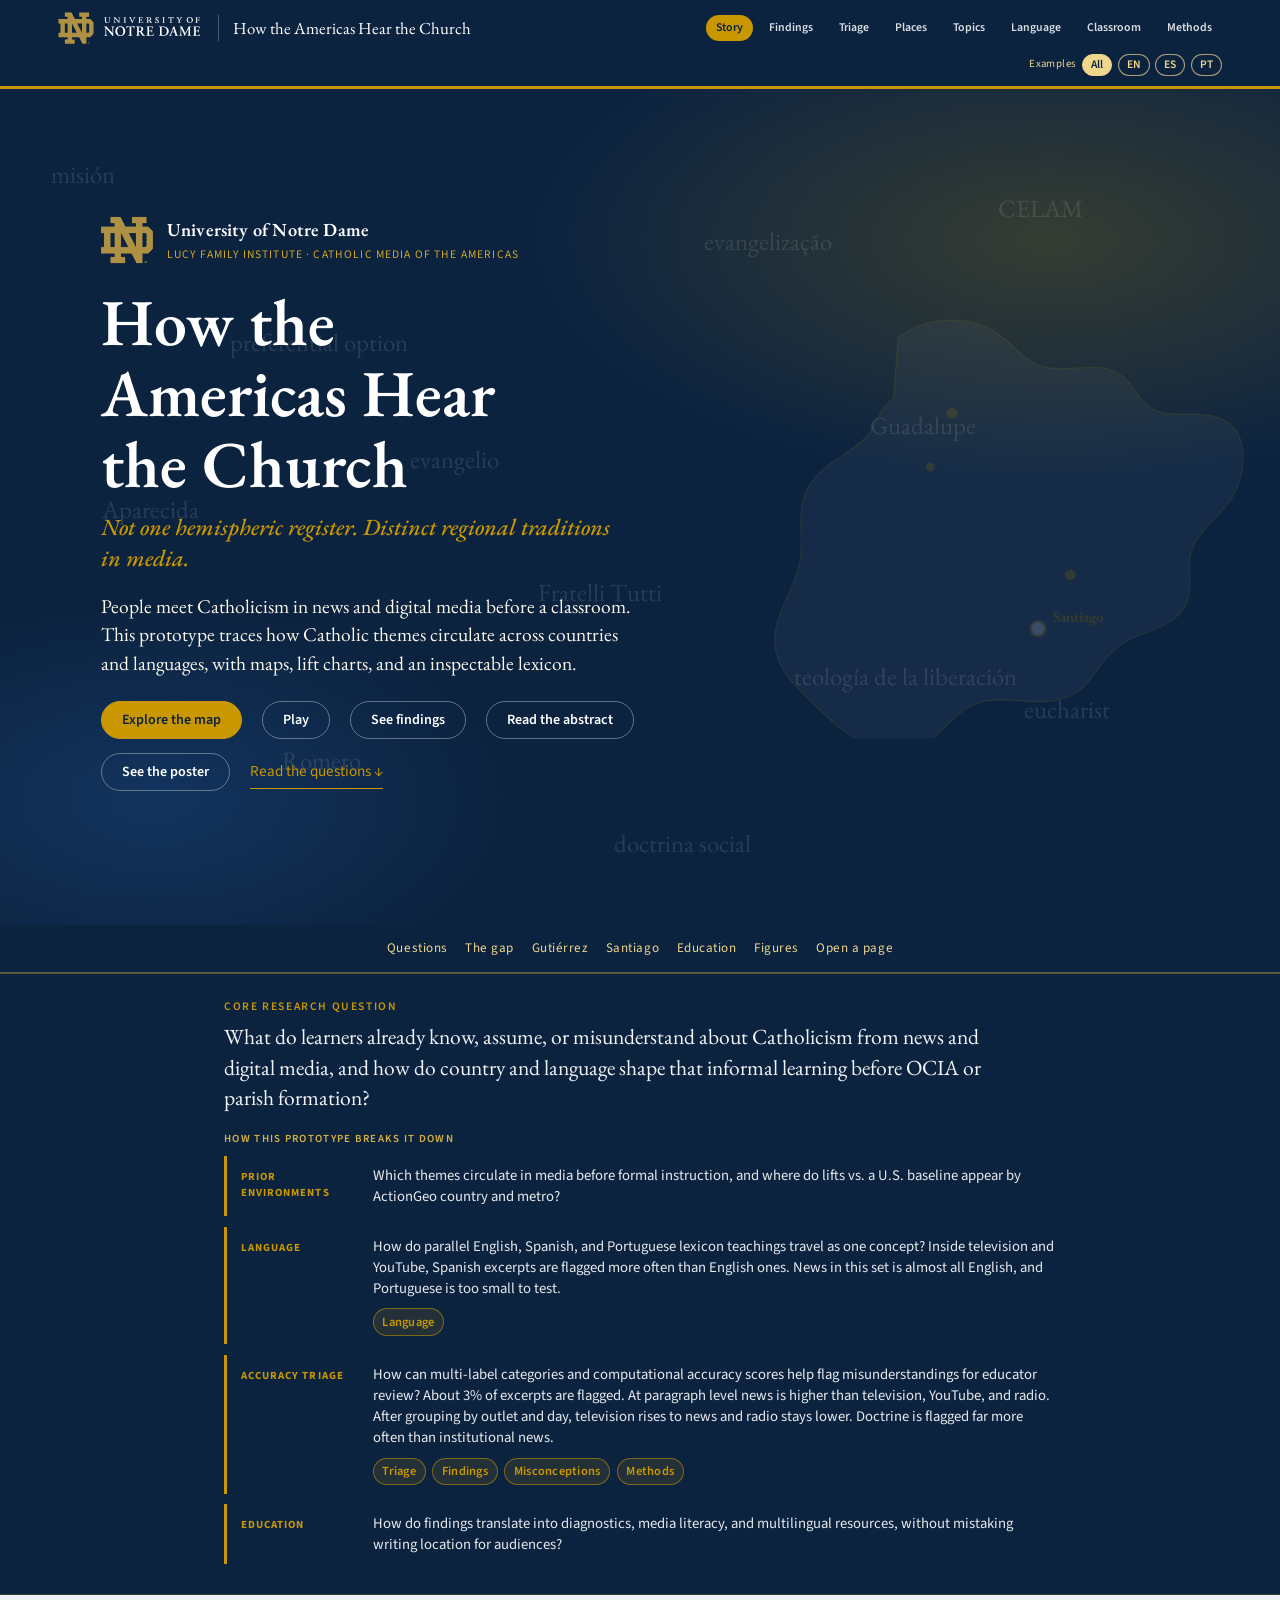
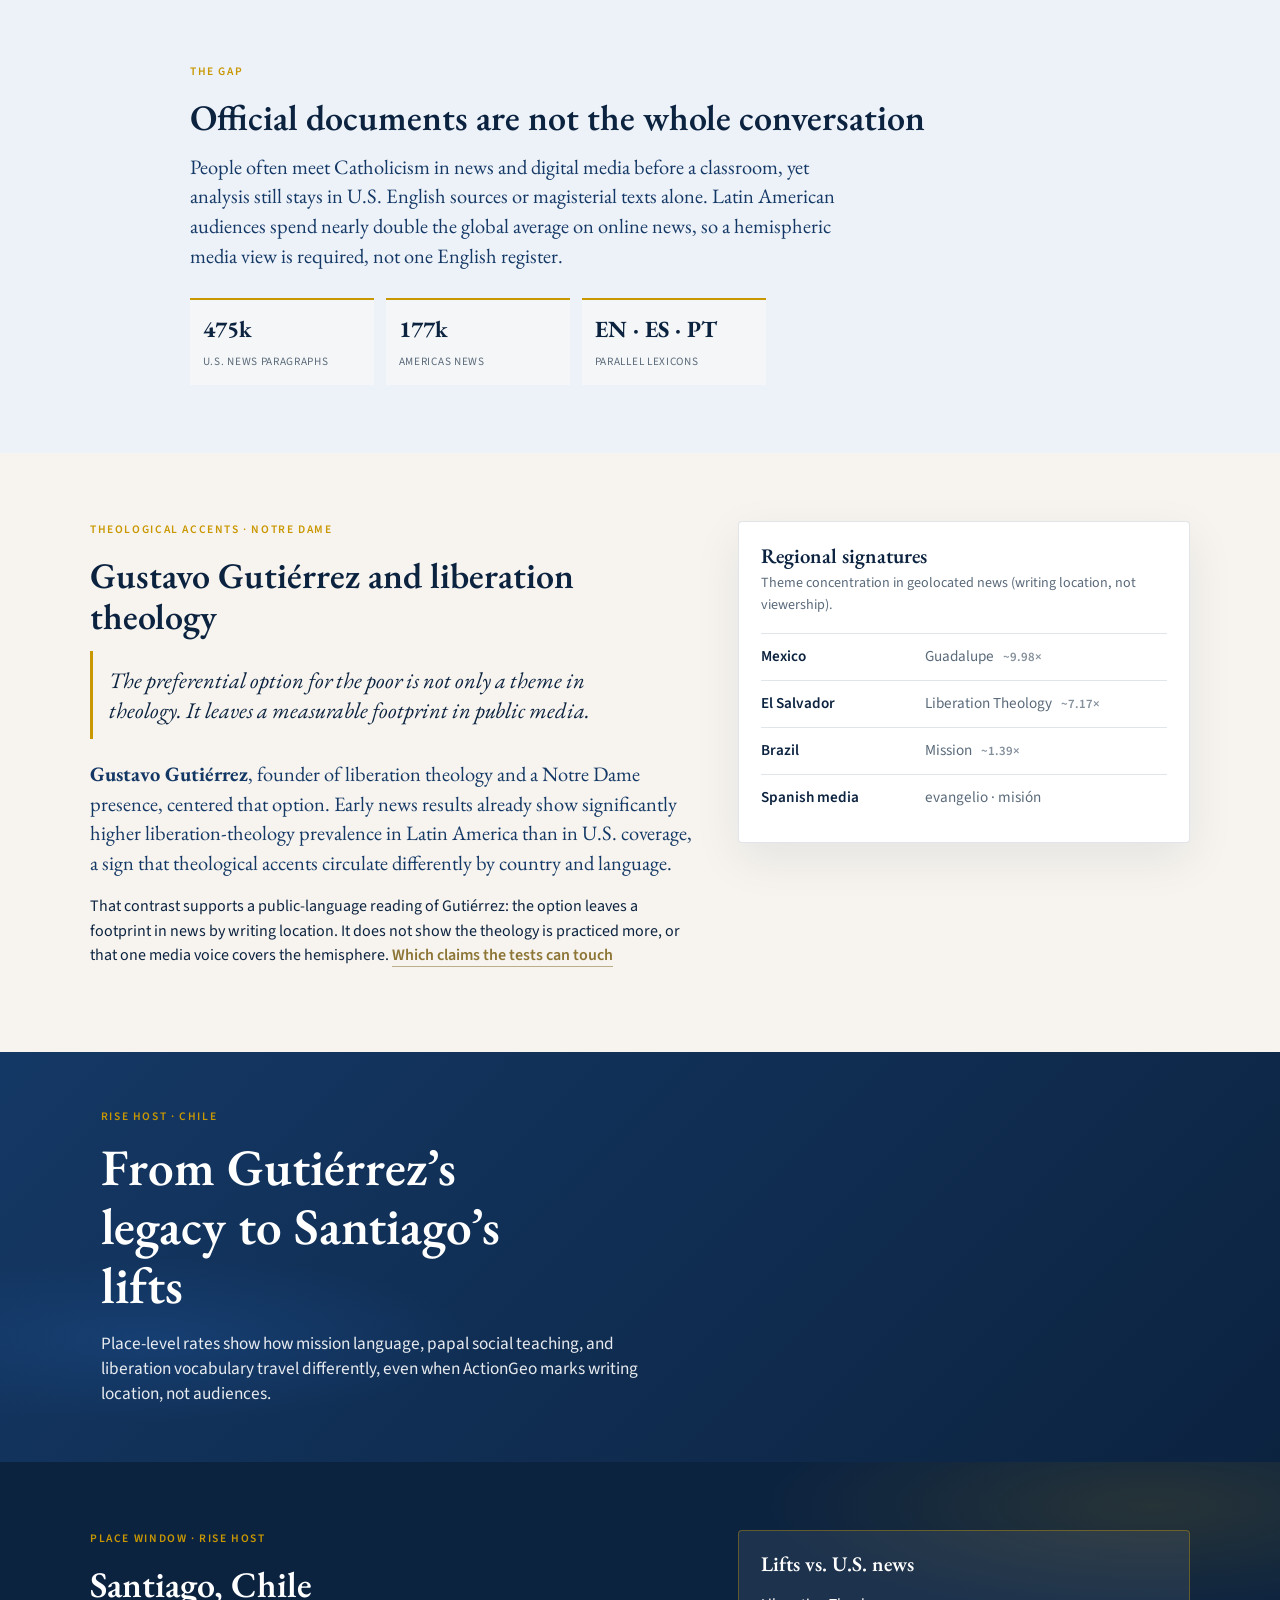
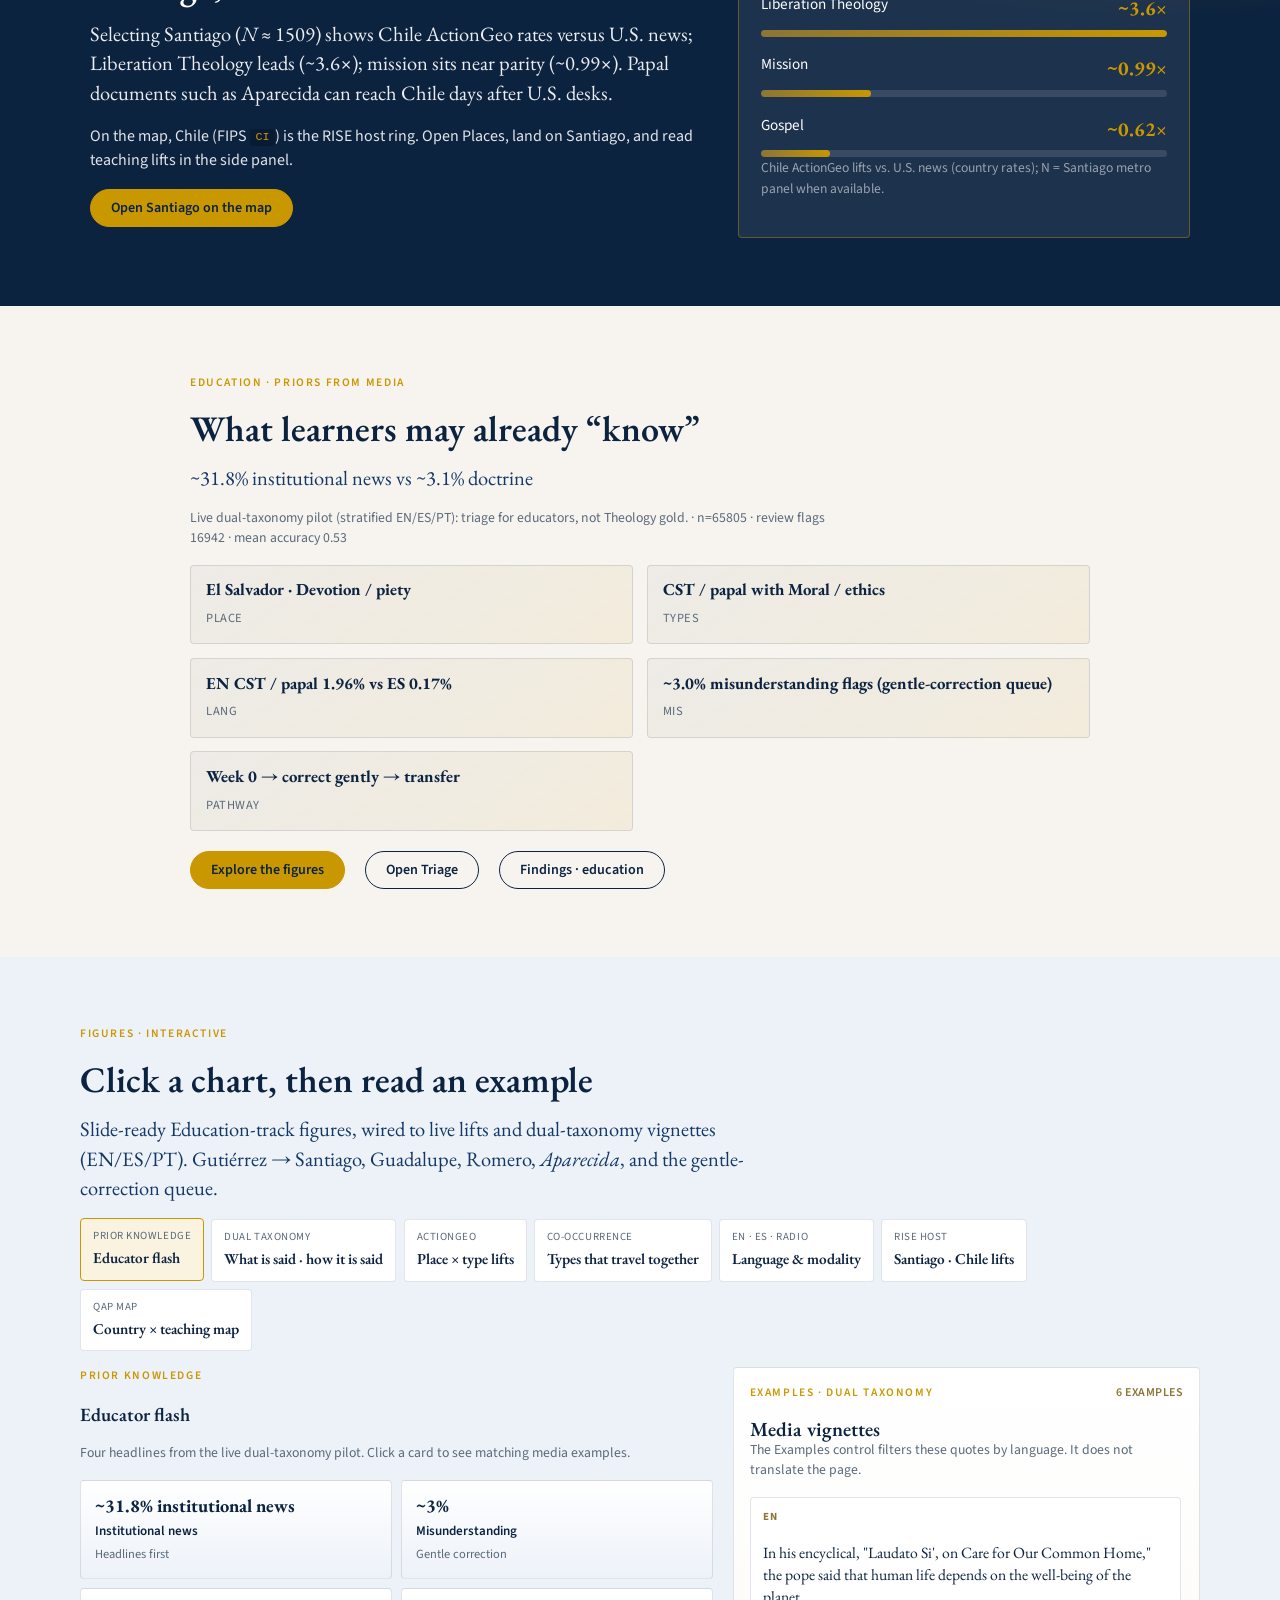
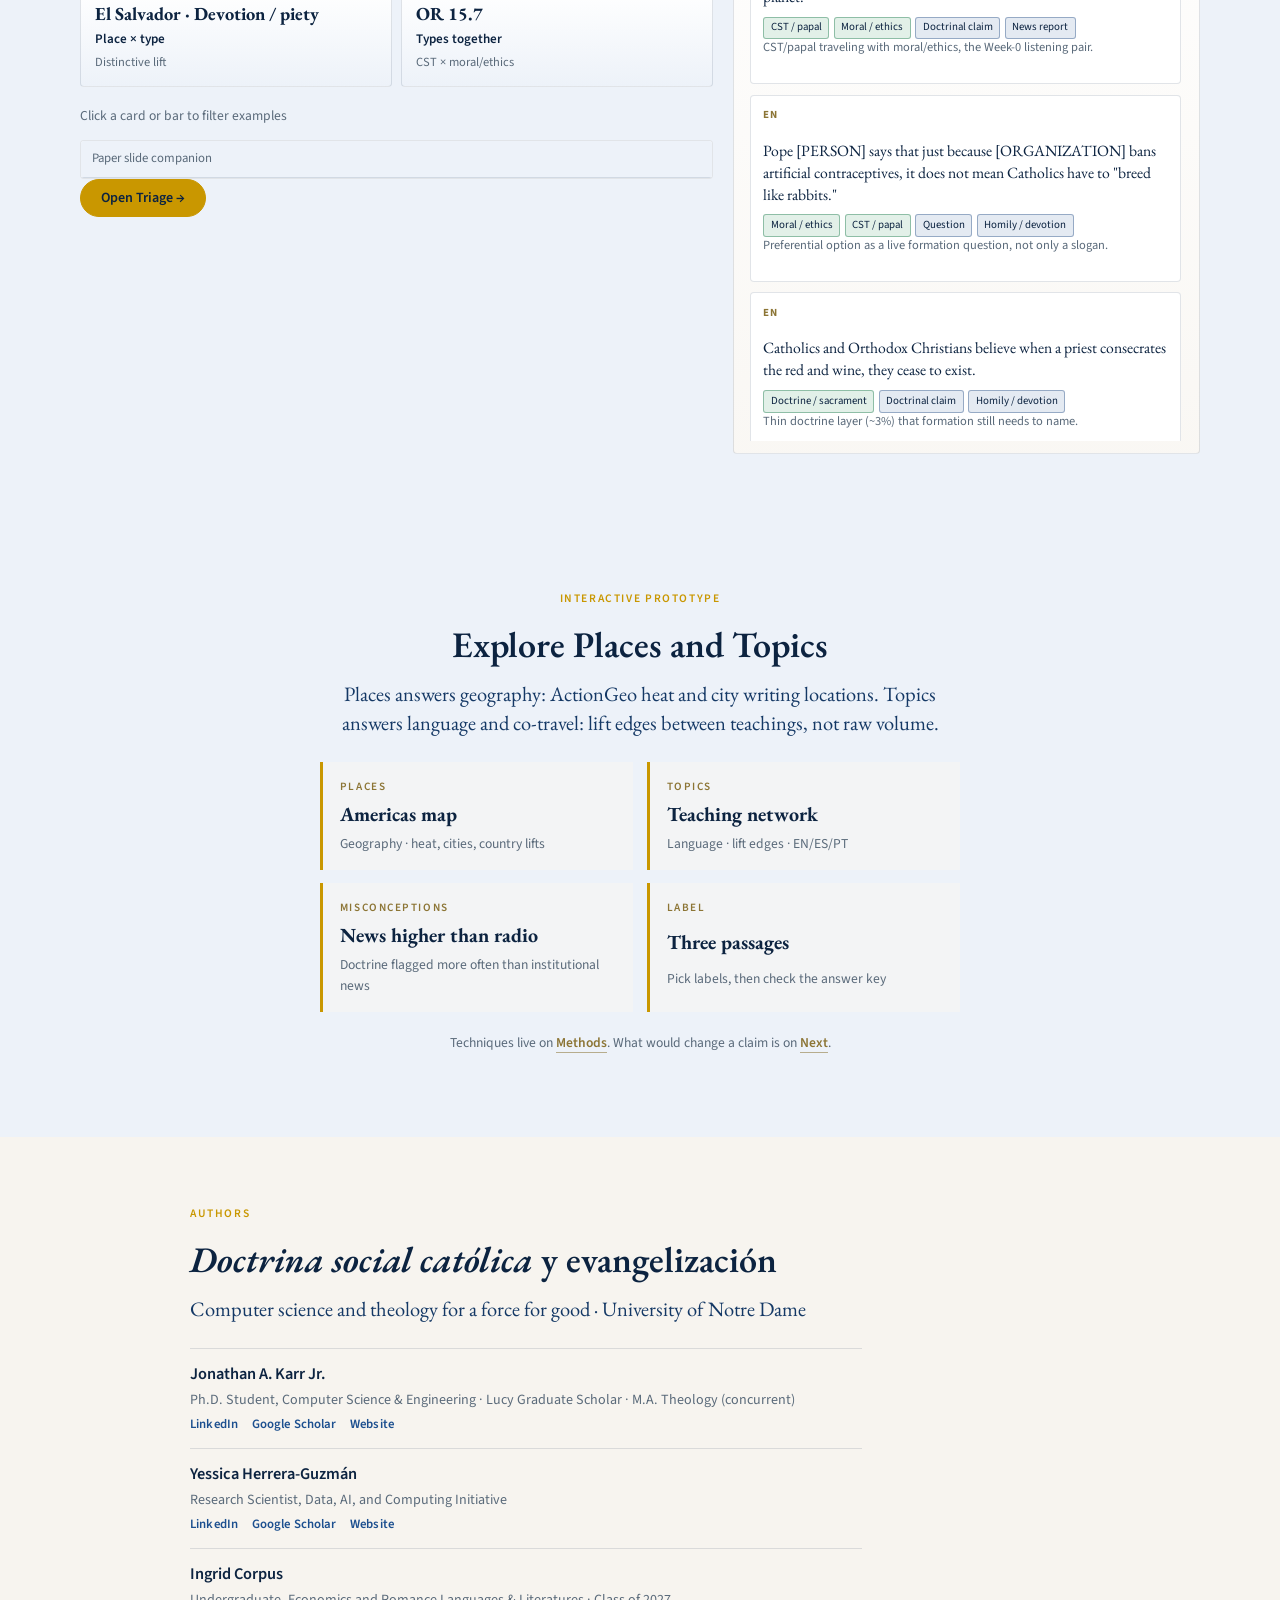
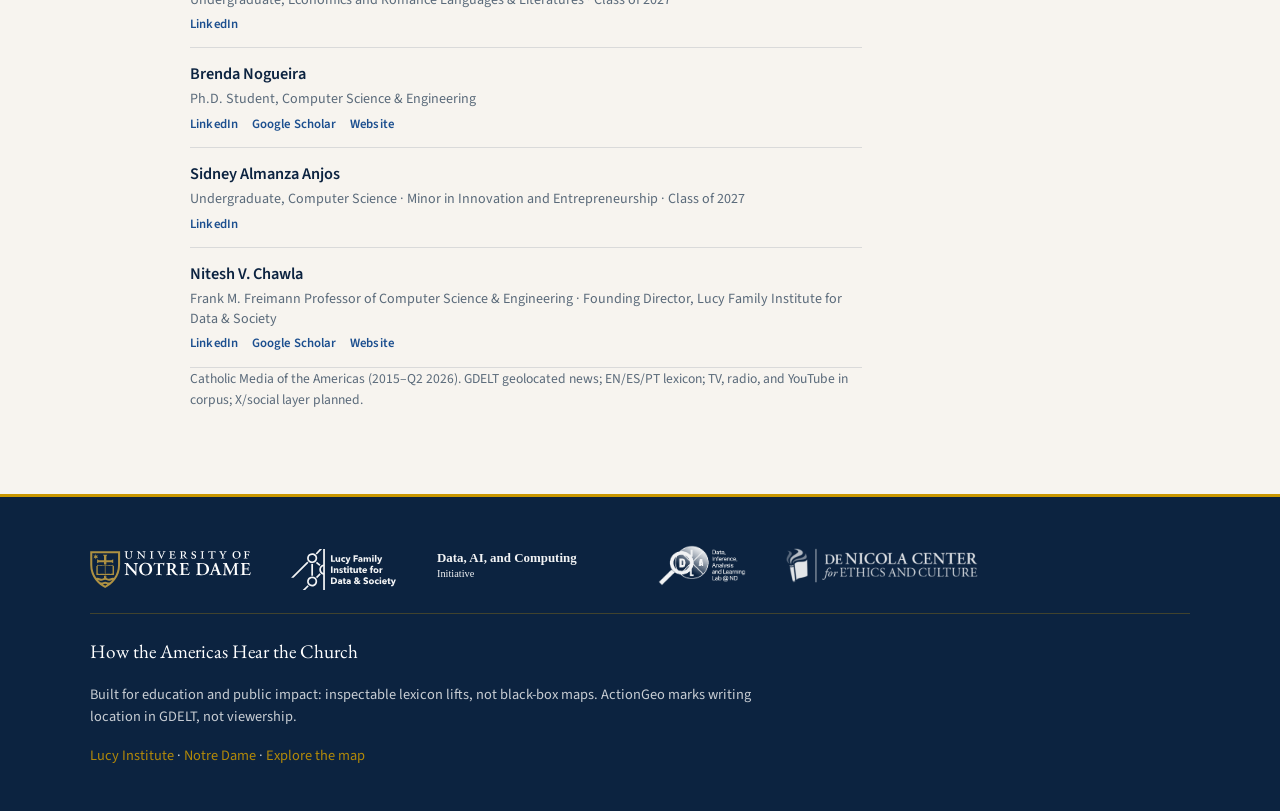
<file: viz/index.html>
<!DOCTYPE html>
<html lang="en">
<head>
  <meta charset="utf-8" />
  <meta http-equiv="refresh" content="0; url=pages/index.html" />
  <link rel="canonical" href="pages/index.html" />
  <title>How the Americas Hear the Church</title>
  <script>location.replace("pages/index.html" + location.search + location.hash);</script>
</head>
<body>
  <p><a href="pages/index.html">Continue to the site</a></p>
</body>
</html>
</file>
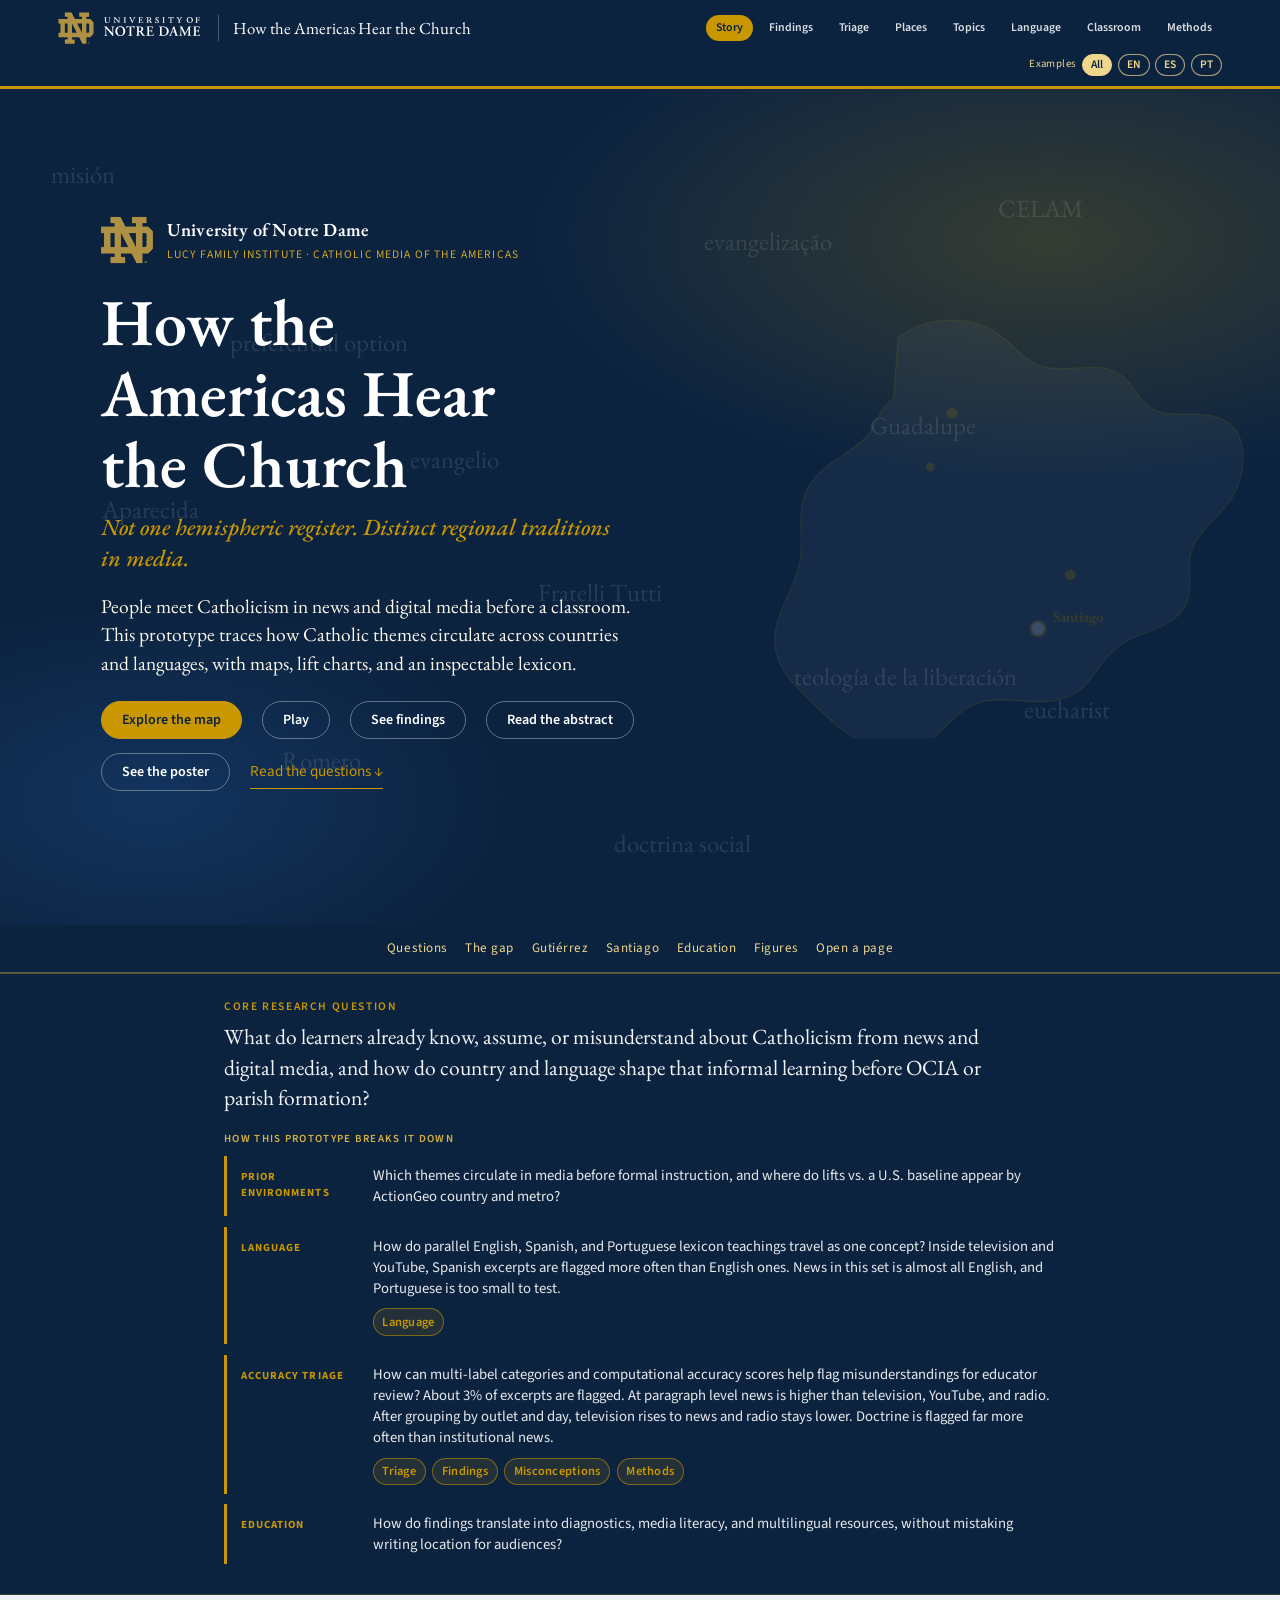
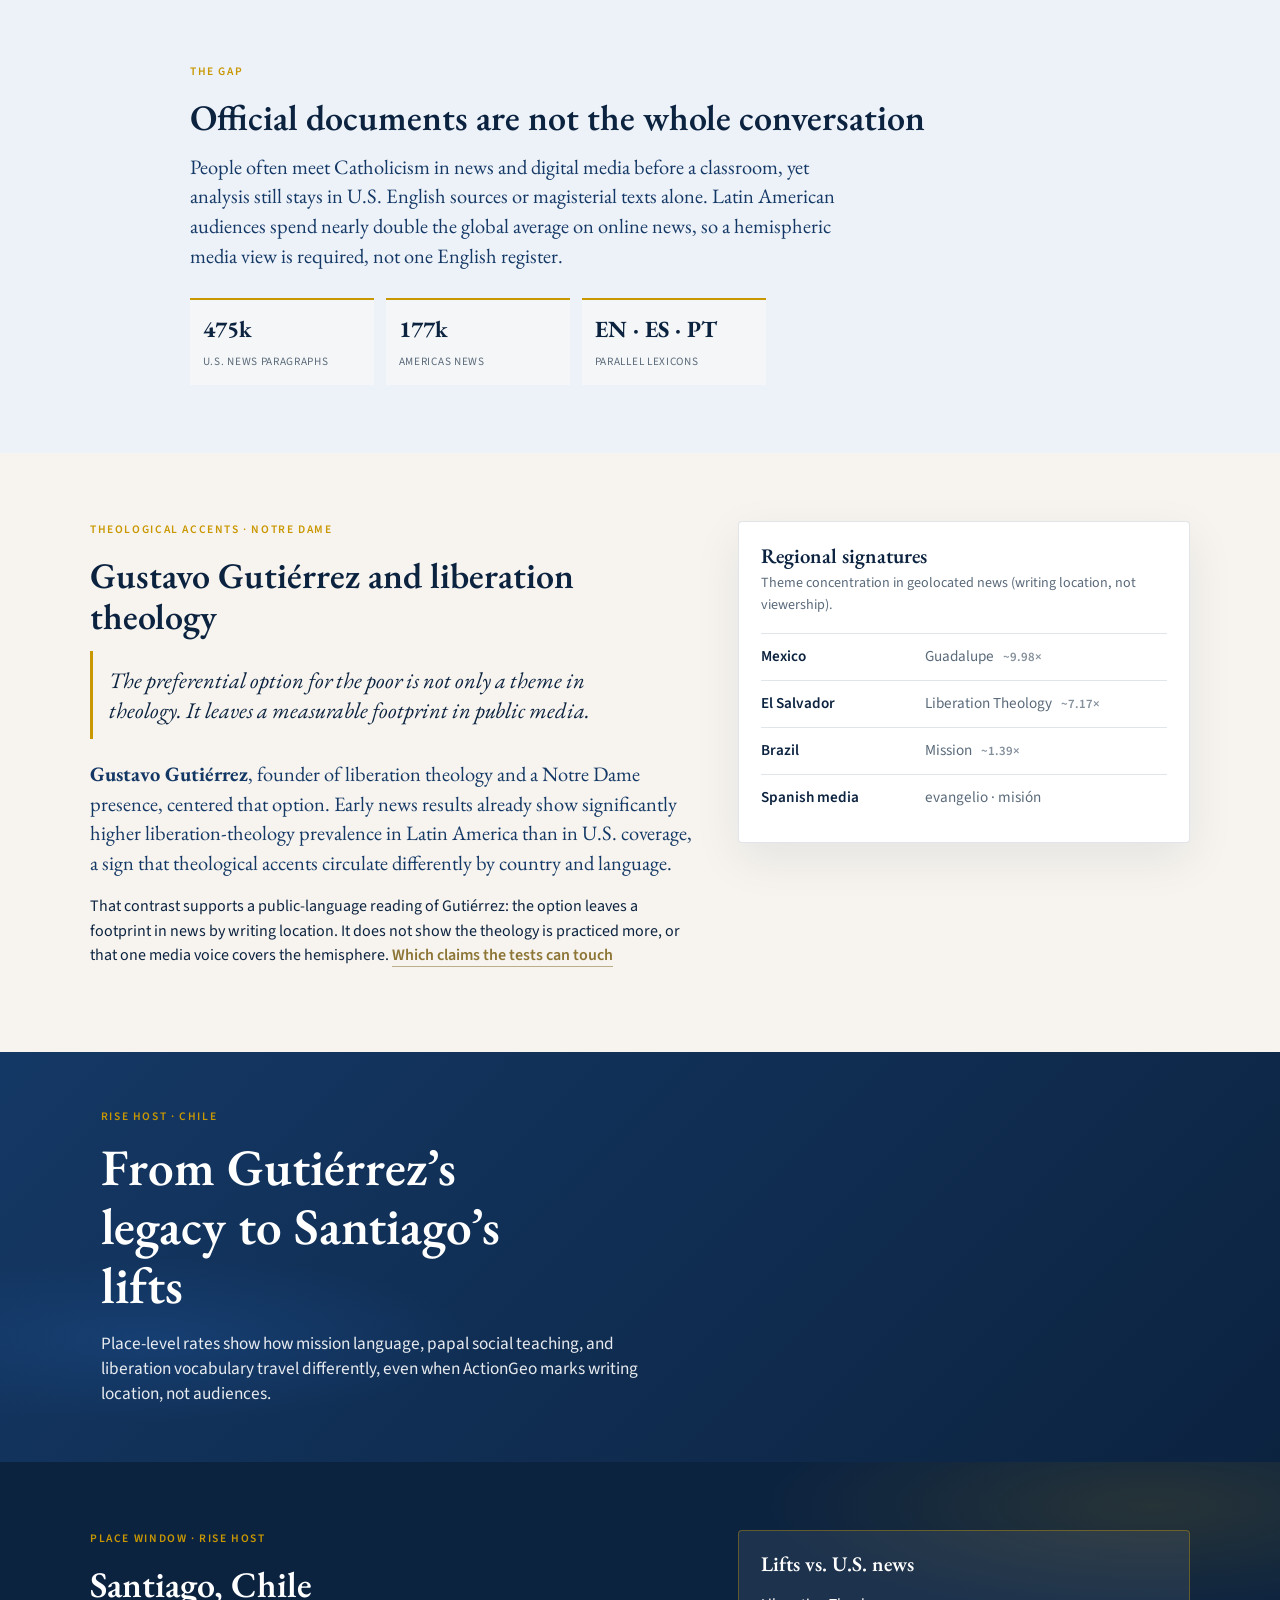
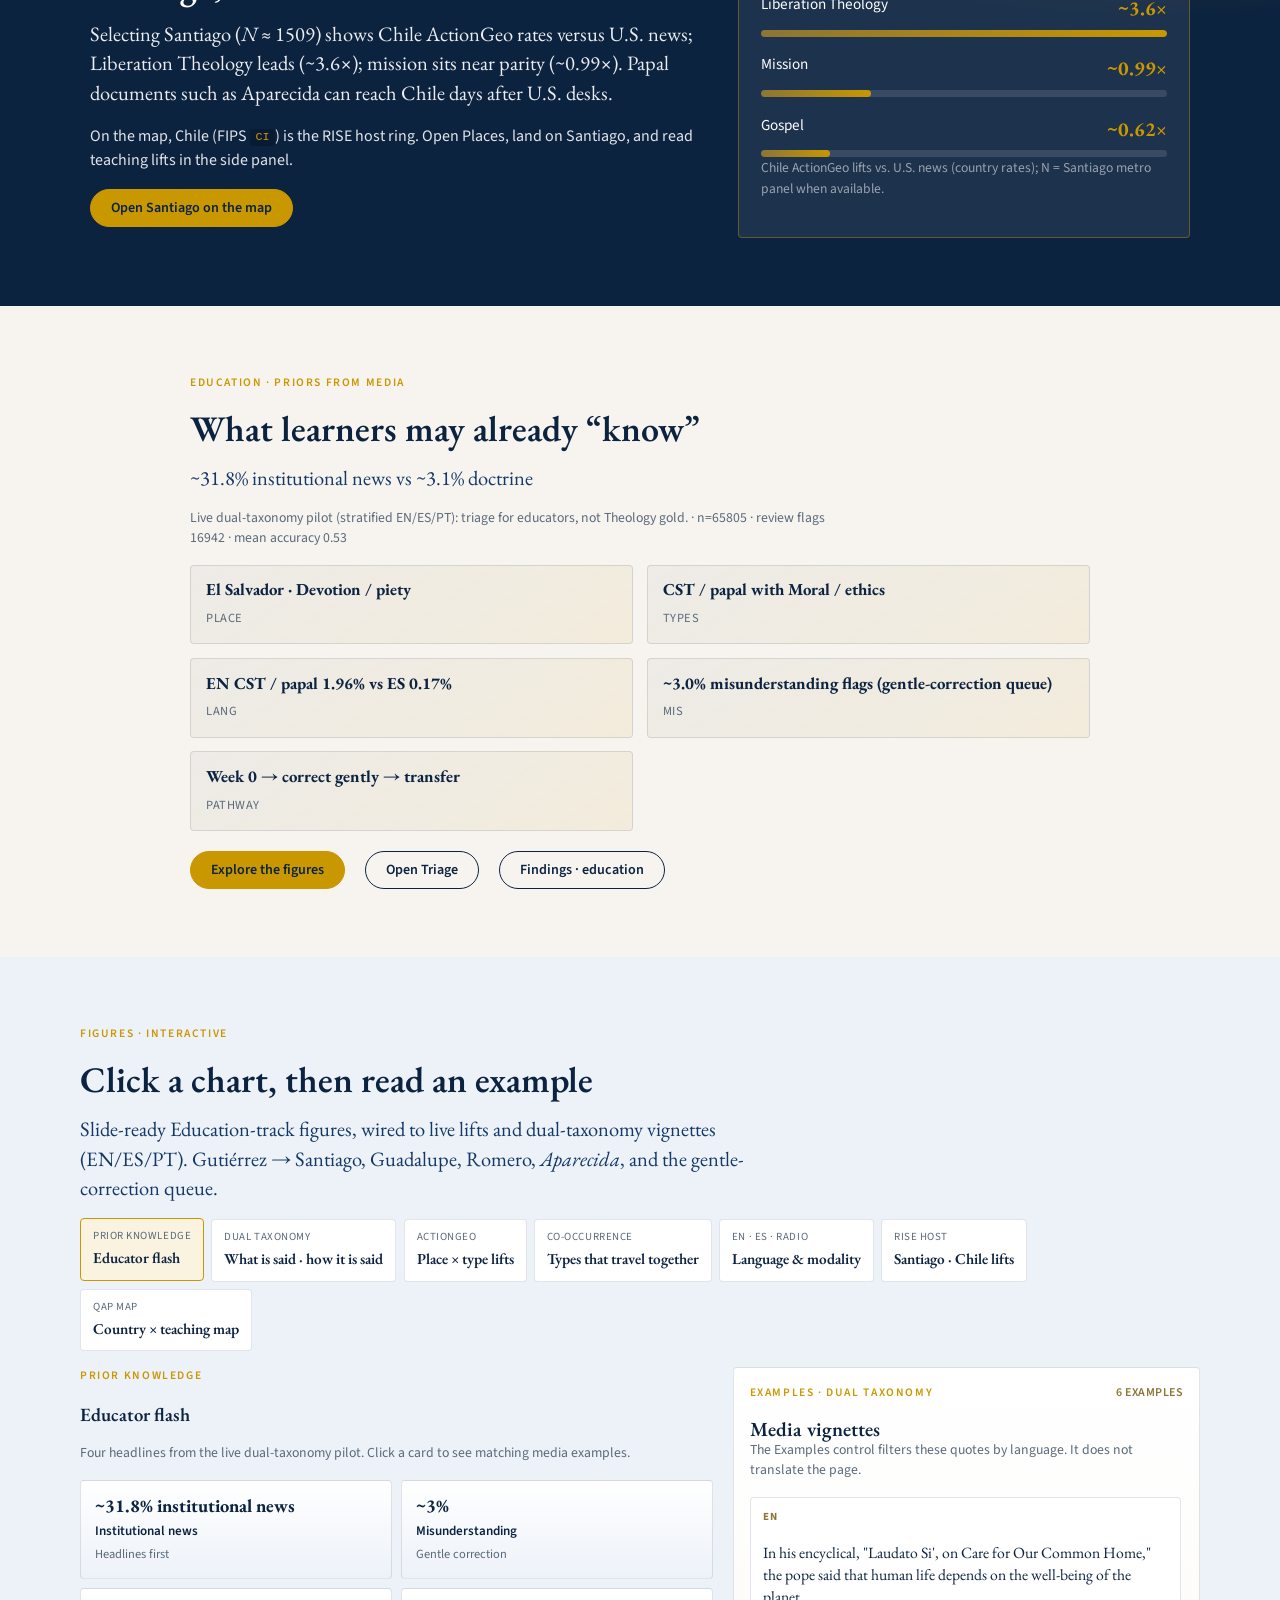
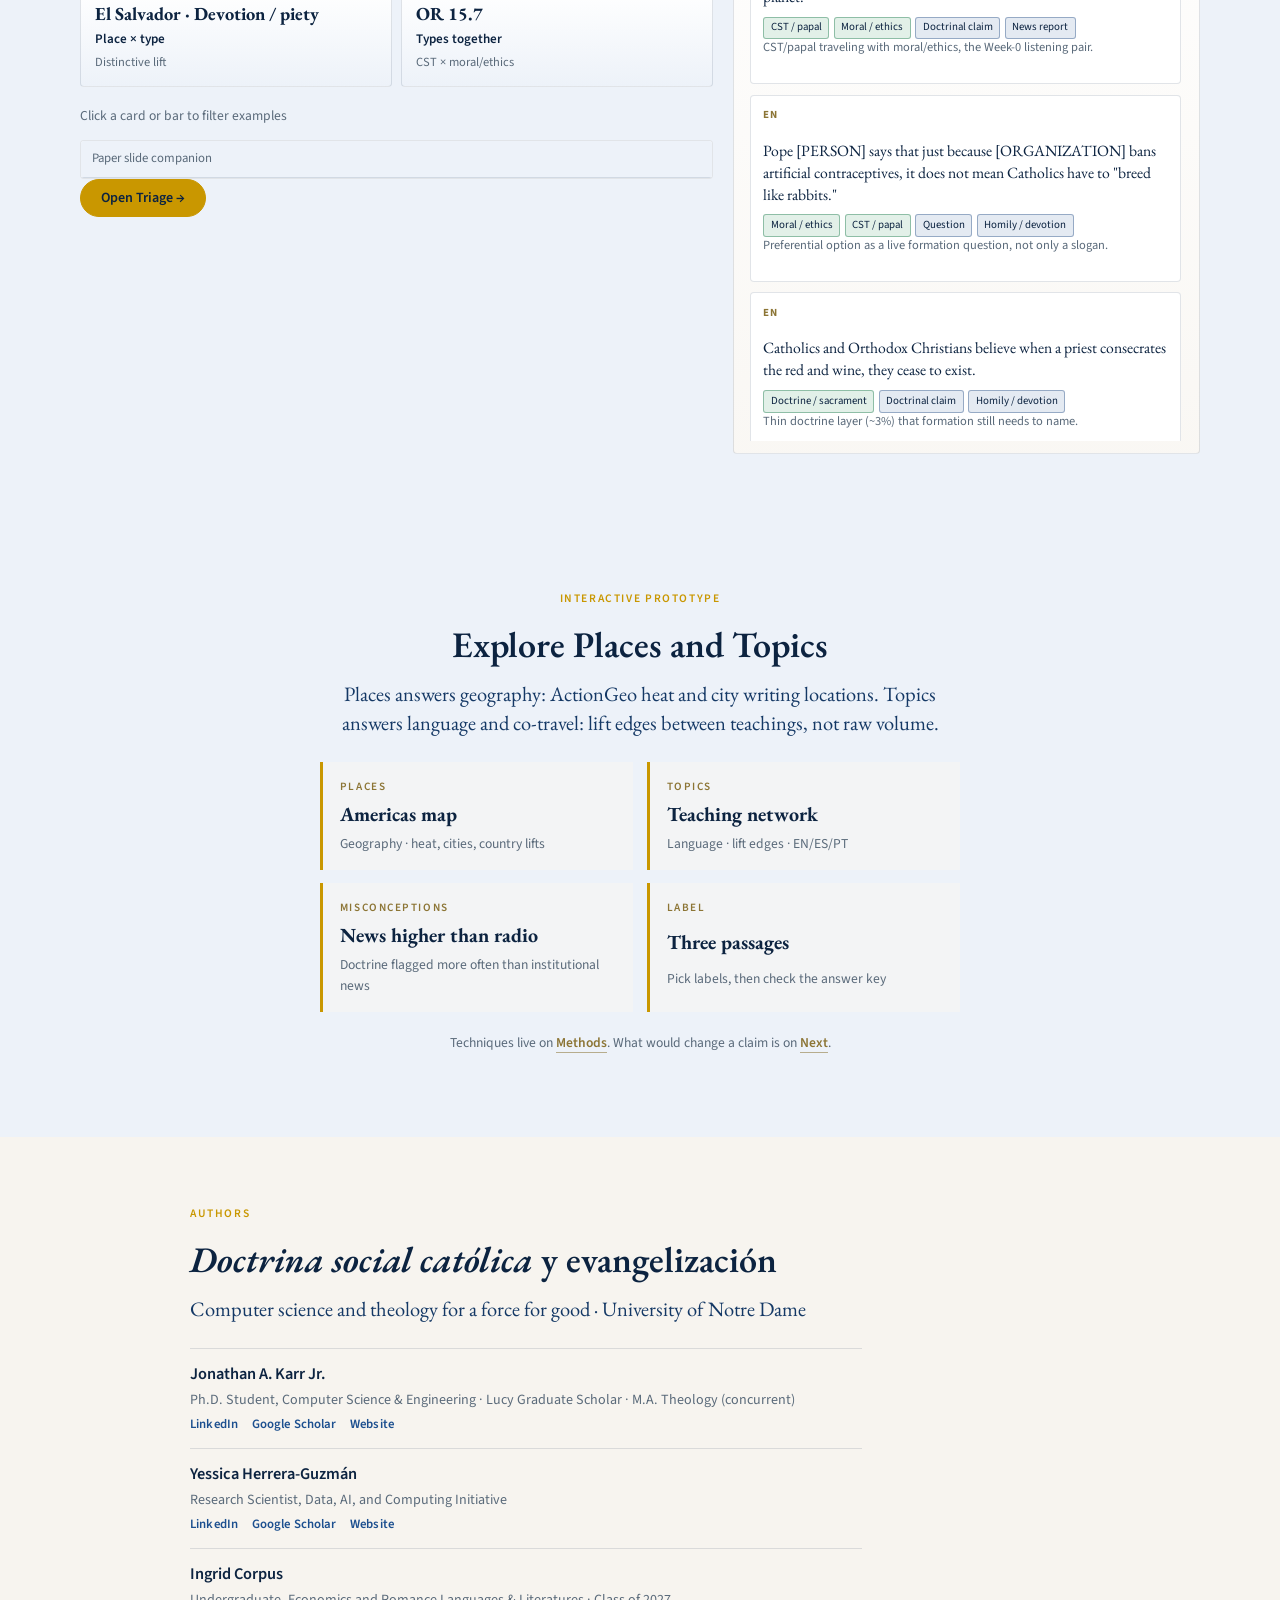
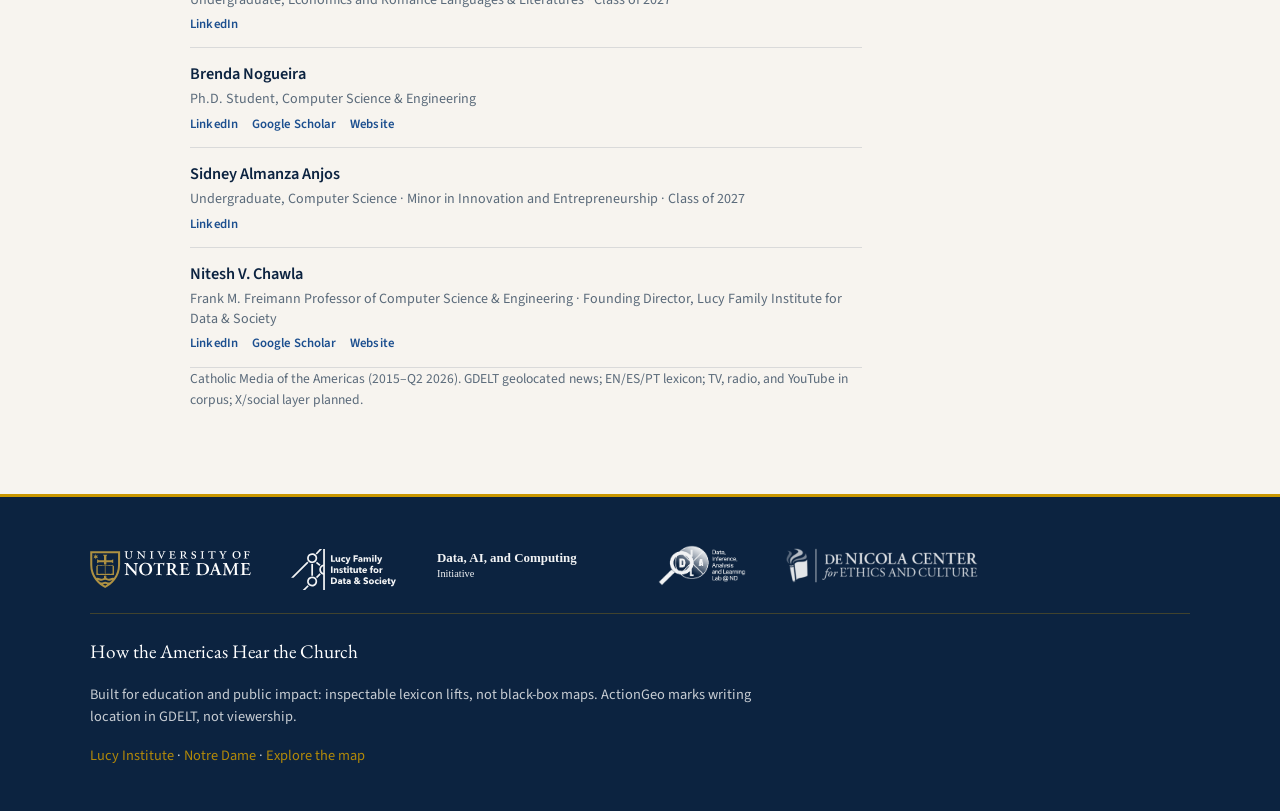
<file: viz/pages/index.html>
<!DOCTYPE html>
<html lang="en">
<head>
  <meta charset="utf-8" />
  <meta name="viewport" content="width=device-width, initial-scale=1" />
  <meta name="description" content="How Catholic themes circulate in media across the Americas: University of Notre Dame." />
  <title>Story · How the Americas Hear the Church · Notre Dame</title>
  <link rel="icon" type="image/svg+xml" href="../branding/nd-monogram.svg" />
  <link rel="preconnect" href="https://fonts.googleapis.com" />
  <link rel="preconnect" href="https://fonts.gstatic.com" crossorigin />
  <link rel="preconnect" href="https://unpkg.com" />
  <link href="https://fonts.googleapis.com/css2?family=EB+Garamond:ital,wght@0,400;0,500;0,600;0,700;1,400&family=Source+Sans+3:ital,wght@0,400;0,500;0,600;0,700&display=swap" rel="stylesheet" />
  
  <link rel="stylesheet" href="../css/site.css" />
  
</head>
<body class="mode-story">
  <header class="nd-nav" role="banner">
    <div class="nd-nav__top">
      <a class="nd-nav__brand" href="index.html" aria-label="University of Notre Dame: home">
        <img class="nd-nav__mark" src="../branding/nd-monogram.svg" alt="" width="36" height="36" />
        <img class="nd-nav__wordmark" src="../branding/wordmark.svg" alt="University of Notre Dame" />
        <span class="nd-nav__site">How the Americas Hear the Church</span>
      </a>
      <nav class="nd-nav__pages" aria-label="Primary">
        <a href="index.html" id="nav-story" class="is-active">Story</a>
        <a href="findings.html" id="nav-findings">Findings</a>
        <a href="triage.html" id="nav-triage">Triage</a>
        <a href="explore.html#/places" id="tab-places">Places</a>
        <a href="explore.html#/topics" id="tab-topics">Topics</a>
        <a href="language.html" id="nav-language">Language</a>
        <a href="misconceptions.html" id="nav-classroom">Classroom</a>
        <a href="methods.html" id="nav-methods">Methods</a>
      </nav>
    </div>
    <div class="nd-nav__sub nd-nav__sub--simple">
      <div class="nav-langs" id="lang-switch" title="Filters example quotes. Does not translate this page.">
        <span>Examples</span>
        <button type="button" data-lang="all">All</button>
        <button type="button" data-lang="en">EN</button>
        <button type="button" data-lang="es">ES</button>
        <button type="button" data-lang="pt">PT</button>
      </div>
    </div>
  </header>

<main id="storyboard">
    <section class="hook" id="story" aria-label="Opening">
      <div class="hook__map" aria-hidden="true">
        <svg viewBox="0 0 520 420" xmlns="http://www.w3.org/2000/svg">
          <path class="hook__land" d="M118 48c22-18 58-22 86-8 18 9 28 28 46 34 24 8 52-6 74 8 14 9 18 28 34 34 22 8 48-4 68 12 16 12 14 38 8 56-8 24-32 36-42 58-8 18 2 40-8 56-12 20-40 22-58 34-22 14-28 42-52 50-28 10-58-4-84 6-26 10-36 40-64 44-30 4-58-16-78-36-18-18-40-34-44-60-4-28 16-50 22-76 6-24-4-50 8-72 14-26 42-32 56-50 8-10 10-24 24-34z"/>
          <circle class="hook__pin hook__pin--us" cx="168" cy="118" r="5"/>
          <circle class="hook__pin hook__pin--mx" cx="148" cy="168" r="4"/>
          <circle class="hook__pin hook__pin--br" cx="278" cy="268" r="5"/>
          <circle class="hook__pin hook__pin--cl" cx="248" cy="318" r="7"/>
          <text x="262" y="312" class="hook__pin-label">Santiago</text>
        </svg>
      </div>
      <div class="hook__fragments" aria-hidden="true">
        <span>misión</span><span>evangelização</span><span>preferential option</span>
        <span>Guadalupe</span><span>Aparecida</span><span>Fratelli Tutti</span>
        <span>teología de la liberación</span><span>Romero</span><span>CELAM</span>
        <span>doctrina social</span><span>evangelio</span><span>eucharist</span>
      </div>
      <div class="hook__inner reveal is-visible">
        <div class="hook__copy">
          <div class="hook__brand">
            <img src="../branding/nd-monogram-gold-96.png" alt="" width="56" height="56" />
            <div>
              <p class="hook__brand-line">University of Notre Dame</p>
              <p class="hook__brand-sub">Lucy Family Institute · Catholic Media of the Americas</p>
            </div>
          </div>
          <h1 class="hook__title">How the Americas Hear the Church</h1>
          <p class="hook__subtitle">Not one hemispheric register. Distinct regional traditions in media.</p>
          <p class="hook__pitch">
            People meet Catholicism in news and digital media before a classroom.
            This prototype traces how Catholic themes circulate across countries and
            languages, with maps, lift charts, and an inspectable lexicon.
          </p>
          <div class="hook__ctas">
            <a class="cta" id="cta-explore" href="explore.html#/places">Explore the map</a>
            <a class="cta cta--ghost" id="cta-play" href="present.html">Play</a>
            <a class="cta cta--ghost" id="cta-findings" href="findings.html">See findings</a>
            <a class="cta cta--ghost" id="cta-abstract" href="https://jonathankarr.com/documents/how_the_americas_hear_the_church_abstract.pdf" target="_blank" rel="noopener noreferrer">Read the abstract</a>
            <a class="cta cta--ghost" id="cta-poster" href="https://docs.google.com/presentation/d/1OcvlUY28Ig3L1JT0lPvCVUaqyzal0mBl/edit?usp=sharing&amp;ouid=116310928031028965375&amp;rtpof=true&amp;sd=true" target="_blank" rel="noopener noreferrer">See the poster</a>
            <a class="cta-scroll" href="#research-questions">Read the questions ↓</a>
          </div>
        </div>
      </div>
    </section>

    <nav class="story-path" aria-label="On this page">
      <a href="#research-questions">Questions</a>
      <a href="#gap">The gap</a>
      <a href="#gutierrez">Gutiérrez</a>
      <a href="#santiago">Santiago</a>
      <a href="#story-education">Education</a>
      <a href="#story-figures">Figures</a>
      <a href="#explore-cta">Open a page</a>
    </nav>

    <div class="story-band story-band--rq" id="research-questions">
      <div class="story-band__inner">
        <p class="story-band__kicker">Core research question</p>
        <p class="story-band__line">
          What do learners already know, assume, or misunderstand about Catholicism from news and
          digital media, and how do country and language shape that informal learning before OCIA
          or parish formation?
        </p>
        <p class="story-band__sub">How this prototype breaks it down</p>
        <ol class="rq-list">
          <li>
            <span class="rq-list__tag">Prior environments</span>
            <span class="rq-list__body">
              Which themes circulate in media before formal instruction, and where do lifts vs. a U.S.
              baseline appear by ActionGeo country and metro?
            </span>
          </li>
          <li>
            <span class="rq-list__tag">Language</span>
            <span class="rq-list__body">
              How do parallel English, Spanish, and Portuguese lexicon teachings travel as one concept?
              Inside television and YouTube, Spanish excerpts are flagged more often than English ones. News in this set is almost all English, and Portuguese is too small to test.
              <span class="rq-list__links"><a href="language.html">Language</a></span>
            </span>
          </li>
          <li>
            <span class="rq-list__tag">Accuracy triage</span>
            <span class="rq-list__body">
              How can multi-label categories and computational accuracy scores help flag
              misunderstandings for educator review?
              About 3% of excerpts are flagged. At paragraph level news is higher than television, YouTube, and radio. After grouping by outlet and day, television rises to news and radio stays lower. Doctrine is flagged far more often than institutional news.
              <span class="rq-list__links">
                <a href="triage.html">Triage</a>
                <a href="findings.html#f-education">Findings</a>
                <a href="misconceptions.html">Misconceptions</a>
                <a href="methods.html#triage">Methods</a>
              </span>
            </span>
          </li>
          <li>
            <span class="rq-list__tag">Education</span>
            <span class="rq-list__body">
              How do findings translate into diagnostics, media literacy, and multilingual resources,
              without mistaking writing location for audiences?
            </span>
          </li>
        </ol>
      </div>
    </div>

    <section class="chapter chapter--sky" id="gap">
      <div class="chapter__inner reveal">
        <p class="kicker">The gap</p>
        <h2>Official documents are not the whole conversation</h2>
        <p class="lead">
          People often meet Catholicism in news and digital media before a classroom, yet analysis
          still stays in U.S. English sources or magisterial texts alone. Latin American audiences
          spend nearly double the global average on online news, so a hemispheric media view is
          required, not one English register.
        </p>
        <div class="scale-strip" id="story-corpus" aria-label="Corpus scale">
          <div><strong>…</strong><span>U.S. news paragraphs</span></div>
          <div><strong>…</strong><span>Americas news</span></div>
          <div><strong>EN · ES · PT</strong><span>parallel lexicons</span></div>
        </div>
      </div>
    </section>

    <section class="chapter chapter--paper chapter--split" id="gutierrez">
      <div class="chapter__inner">
        <div class="reveal">
          <p class="kicker">Theological accents · Notre Dame</p>
          <h2>Gustavo Gutiérrez and liberation theology</h2>
          <blockquote class="pull-quote">
            The preferential option for the poor is not only a theme in theology.
            It leaves a measurable footprint in public media.
          </blockquote>
          <p class="lead">
            <strong>Gustavo Gutiérrez</strong>, founder of liberation theology and a Notre Dame presence,
            centered that option. Early news results already show significantly higher
            liberation-theology prevalence in Latin America than in U.S. coverage, a sign that
            theological accents circulate differently by country and language.
          </p>
          <p>
            That contrast supports a public-language reading of Gutiérrez: the option leaves a footprint in news by writing location. It does not show the theology is practiced more, or that one media voice covers the hemisphere.
            <a class="chapter-link" href="methods.html#theories">Which claims the tests can touch</a>
          </p>
        </div>
        <div class="lift-card reveal">
          <h3>Regional signatures</h3>
          <p class="lift-card__note">Theme concentration in geolocated news (writing location, not viewership).</p>
          <div class="sig-list" id="story-signatures">
            <div class="sig"><span class="sig__place">…</span><span class="sig__theme">loading lifts…</span></div>
          </div>
        </div>
      </div>
    </section>

    <section class="phase-divider phase-divider--gold" id="rise">
      <div class="phase-divider__inner reveal">
        <p class="kicker">RISE host · Chile</p>
        <h2 class="phase-divider__title">From Gutiérrez’s legacy to Santiago’s lifts</h2>
        <p class="phase-divider__blurb">
          Place-level rates show how mission language, papal social teaching, and liberation
          vocabulary travel differently, even when ActionGeo marks writing location, not audiences.
        </p>
      </div>
    </section>

    <section class="chapter chapter--navy chapter--split" id="santiago">
      <div class="chapter__inner">
        <div class="reveal">
          <p class="kicker">Place window · RISE host</p>
          <h2>Santiago, Chile</h2>
          <p class="lead" id="story-santiago-lead">
            Chile’s Santiago metro panel shows how country rates lift (or sit near parity) versus
            U.S. news: ActionGeo writing location, one city educators can open in class.
            Papal documents such as <em>Aparecida</em> can reach Chile days after U.S. desks.
          </p>
          <p>
            On the map, Chile (FIPS <code>CI</code>) is the RISE host ring. Open Places,
            land on Santiago, and read teaching lifts in the side panel.
          </p>
          <div class="hook__ctas">
            <a class="cta" id="cta-santiago" href="explore.html#/santiago">Open Santiago on the map</a>
          </div>
        </div>
        <div class="lift-card reveal" id="story-santiago">
          <h3>Lifts vs. U.S. news</h3>
          <p class="story-note">Loading Chile lifts from the live matrix…</p>
        </div>
      </div>
    </section>

    <section class="chapter chapter--paper" id="story-education">
      <div class="chapter__inner reveal">
        <p class="kicker">Education · priors from media</p>
        <h2>What learners may already “know”</h2>
        <p class="lead" id="story-education-headline">Loading dual-taxonomy triage…</p>
        <p class="f-note" id="story-education-note"></p>
        <div class="triage-hooks" id="story-education-beats" aria-label="Educator story beats"></div>
        <div class="hook__ctas" style="margin-top:1.25rem">
          <a class="cta" href="#story-figures">Explore the figures</a>
          <a class="cta cta--ghost" href="triage.html">Open Triage</a>
          <a class="cta cta--ghost" href="findings.html#f-education">Findings · education</a>
        </div>
      </div>
    </section>

    <section class="chapter chapter--sky chapter--figures" id="story-figures">
      <div class="chapter__inner reveal">
        <p class="kicker">Figures · interactive</p>
        <h2>Click a chart, then read an example</h2>
        <p class="lead">
          Slide-ready Education-track figures, wired to live lifts and dual-taxonomy
          vignettes (EN/ES/PT). Gutiérrez → Santiago, Guadalupe, Romero, <em>Aparecida</em>,
          and the gentle-correction queue.
        </p>
        <div data-figures id="story-figures-board" aria-label="Interactive paper figures"></div>
      </div>
    </section>

    <section class="chapter chapter--sky chapter--center" id="explore-cta">
      <div class="chapter__inner reveal">
        <p class="kicker">Interactive prototype</p>
        <h2>Explore Places and Topics</h2>
        <p class="lead">
          Places answers geography: ActionGeo heat and city writing locations.
          Topics answers language and co-travel: lift edges between teachings, not raw volume.
        </p>
        <div class="act-grid">
          <a class="act" id="cta-places" href="explore.html#/places">
            <span class="act__label">Places</span>
            <strong>Americas map</strong>
            <span>Geography · heat, cities, country lifts</span>
          </a>
          <a class="act" id="cta-topics" href="explore.html#/topics">
            <span class="act__label">Topics</span>
            <strong>Teaching network</strong>
            <span>Language · lift edges · EN/ES/PT</span>
          </a>
          <a class="act" id="cta-misconceptions" href="misconceptions.html">
            <span class="act__label">Misconceptions</span>
            <strong>News higher than radio</strong>
            <span>Doctrine flagged more often than institutional news</span>
          </a>
          <a class="act" id="cta-label" href="label.html">
            <span class="act__label">Label</span>
            <strong>Three passages</strong>
            <span>Pick labels, then check the answer key</span>
          </a>
        </div>
        <p class="story-note" style="margin-top:1.25rem">
          Techniques live on
          <a class="chapter-link" id="story-to-methods" href="methods.html">Methods</a>.
          What would change a claim is on
          <a class="chapter-link" href="next.html">Next</a>.
        </p>
      </div>
    </section>

    <section class="chapter chapter--paper" id="authors">
      <div class="chapter__inner reveal">
        <p class="kicker">Authors</p>
        <h2><em>Doctrina social católica</em> y evangelización</h2>
        <p class="lead">Computer science and theology for a force for good · University of Notre Dame</p>
        <ul class="authors">
          <li>
            <strong>Jonathan A. Karr Jr.</strong>
            <span>Ph.D. Student, Computer Science &amp; Engineering · Lucy Graduate Scholar · M.A. Theology (concurrent)</span>
            <span class="author-links">
              <a href="https://www.linkedin.com/in/jonathankarr" target="_blank" rel="noopener noreferrer">LinkedIn</a>
              <a href="https://scholar.google.com/citations?user=dje0Sk8AAAAJ" target="_blank" rel="noopener noreferrer">Google Scholar</a>
              <a href="https://jonathankarr.com/" target="_blank" rel="noopener noreferrer">Website</a>
            </span>
          </li>
          <li>
            <strong>Yessica Herrera-Guzmán</strong>
            <span>Research Scientist, Data, AI, and Computing Initiative</span>
            <span class="author-links">
              <a href="https://www.linkedin.com/in/yessicaherrera" target="_blank" rel="noopener noreferrer">LinkedIn</a>
              <a href="https://scholar.google.com/citations?user=25DoP4sAAAAJ" target="_blank" rel="noopener noreferrer">Google Scholar</a>
              <a href="https://yessicaherrera.com/" target="_blank" rel="noopener noreferrer">Website</a>
            </span>
          </li>
          <li>
            <strong>Ingrid Corpus</strong>
            <span>Undergraduate, Economics and Romance Languages &amp; Literatures · Class of 2027</span>
            <span class="author-links">
              <a href="https://www.linkedin.com/in/ingridacorpus" target="_blank" rel="noopener noreferrer">LinkedIn</a>
            </span>
          </li>
          <li>
            <strong>Brenda Nogueira</strong>
            <span>Ph.D. Student, Computer Science &amp; Engineering</span>
            <span class="author-links">
              <a href="https://www.linkedin.com/in/brenda-cruz-nogueira" target="_blank" rel="noopener noreferrer">LinkedIn</a>
              <a href="https://scholar.google.com/citations?user=WY4JUQMAAAAJ" target="_blank" rel="noopener noreferrer">Google Scholar</a>
              <a href="https://brendacnogueira.github.io/" target="_blank" rel="noopener noreferrer">Website</a>
            </span>
          </li>
          <li>
            <strong>Sidney Almanza Anjos</strong>
            <span>Undergraduate, Computer Science · Minor in Innovation and Entrepreneurship · Class of 2027</span>
            <span class="author-links">
              <a href="https://www.linkedin.com/in/sidney-almanza-anjos-3912b6338" target="_blank" rel="noopener noreferrer">LinkedIn</a>
            </span>
          </li>
          <li>
            <strong>Nitesh V. Chawla</strong>
            <span>Frank M. Freimann Professor of Computer Science &amp; Engineering · Founding Director, Lucy Family Institute for Data &amp; Society</span>
            <span class="author-links">
              <a href="https://www.linkedin.com/in/nitesh-chawla-606795" target="_blank" rel="noopener noreferrer">LinkedIn</a>
              <a href="https://scholar.google.com/citations?user=hDLBEhkAAAAJ" target="_blank" rel="noopener noreferrer">Google Scholar</a>
              <a href="https://niteshchawla.nd.edu/" target="_blank" rel="noopener noreferrer">Website</a>
            </span>
          </li>
        </ul>
        <p class="story-note">
          Catholic Media of the Americas (2015–Q2 2026). GDELT geolocated news; EN/ES/PT lexicon;
          TV, radio, and YouTube in corpus; X/social layer planned.
        </p>
      </div>
    </section>

  </main>

<footer class="nd-footer" id="site-footer"></footer>

<script>
    (function () {
      const nodes = document.querySelectorAll(".reveal");
      if (!nodes.length) return;
      if (window.matchMedia("(prefers-reduced-motion: reduce)").matches) {
        nodes.forEach((n) => n.classList.add("is-visible"));
        return;
      }
      const io = new IntersectionObserver((entries) => {
        entries.forEach((e) => {
          if (e.isIntersecting) {
            e.target.classList.add("is-visible");
            io.unobserve(e.target);
          }
        });
      }, { threshold: 0.18, rootMargin: "0px 0px -6% 0px" });
      nodes.forEach((n) => io.observe(n));
    })();
  </script>
  <script src="../data/findings-data.js" defer></script>
  <script src="../data/triage-data.js" defer></script>
  <script src="../data/figures-data.js" defer></script>
  <script src="../js/story.js" defer></script>
  <script src="../js/figures.js" defer></script>
  <script src="../js/site.js" defer></script>
</body>
</html>
</file>
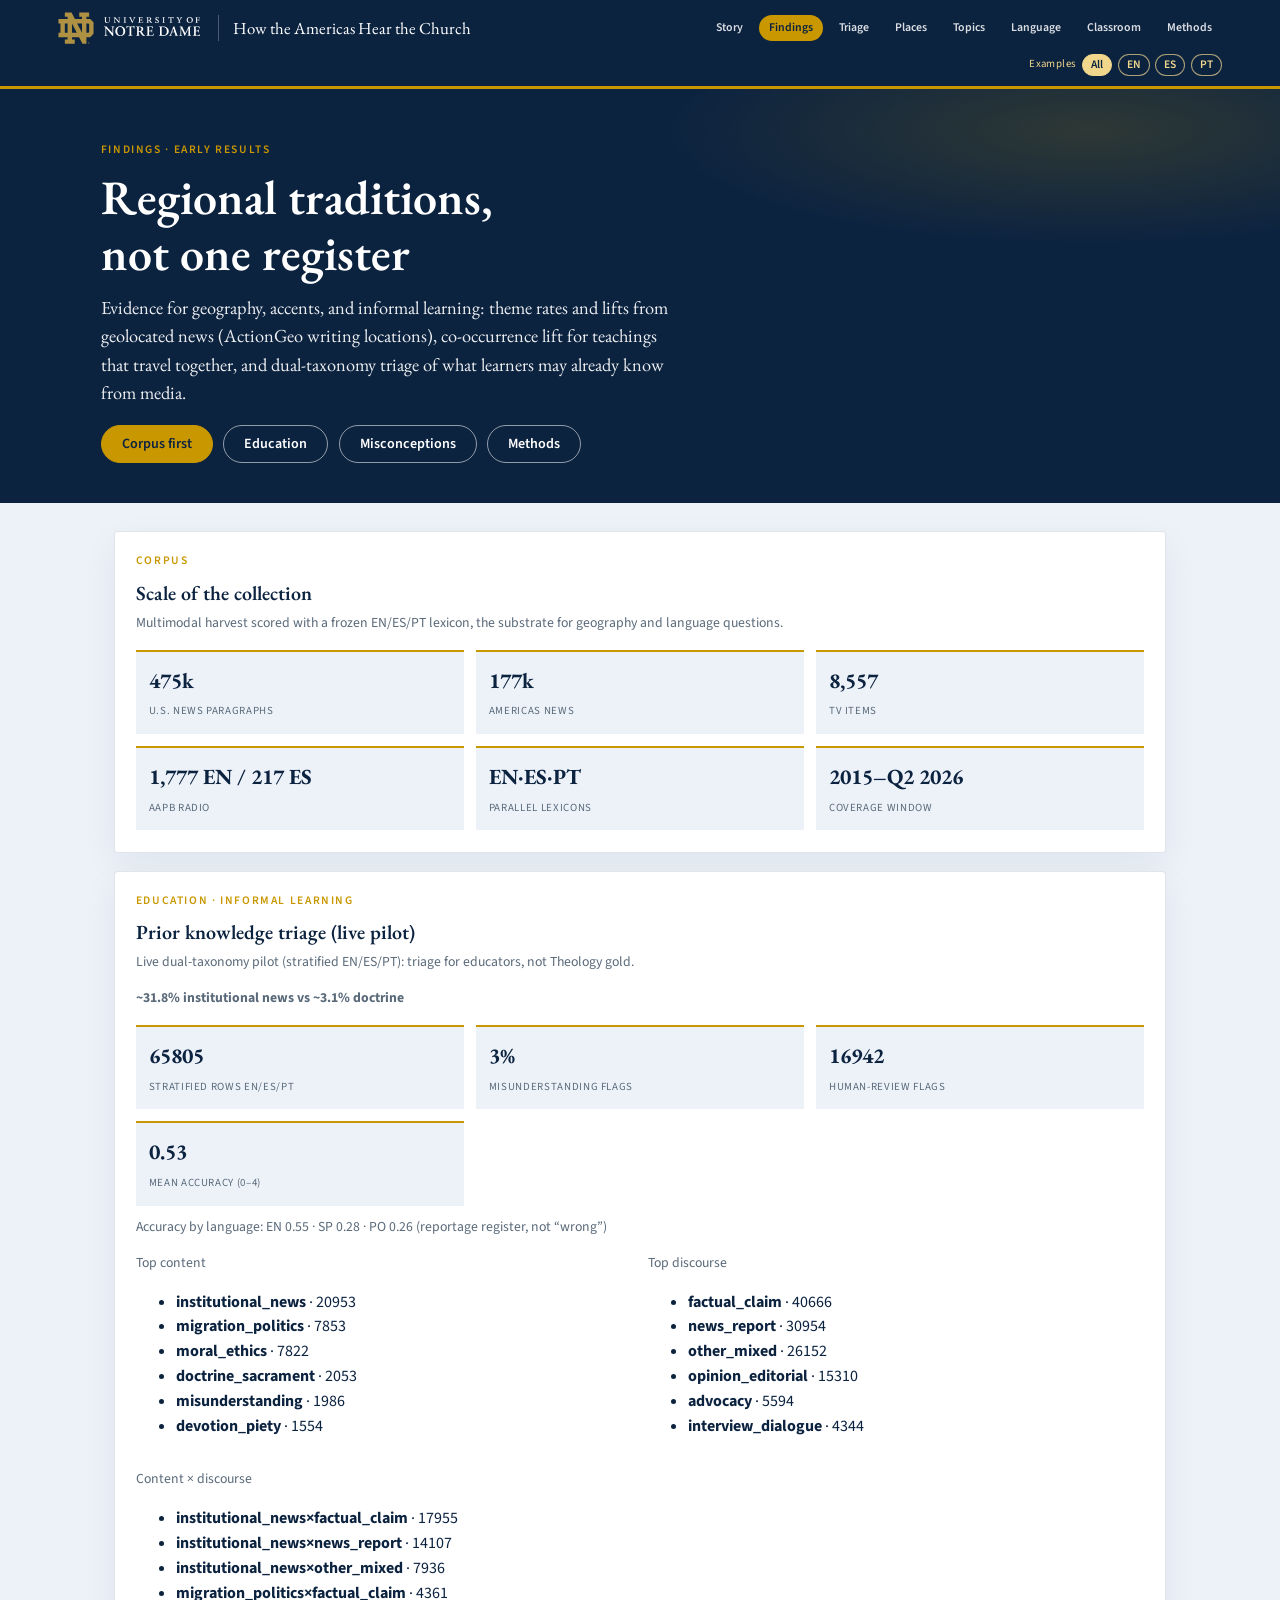
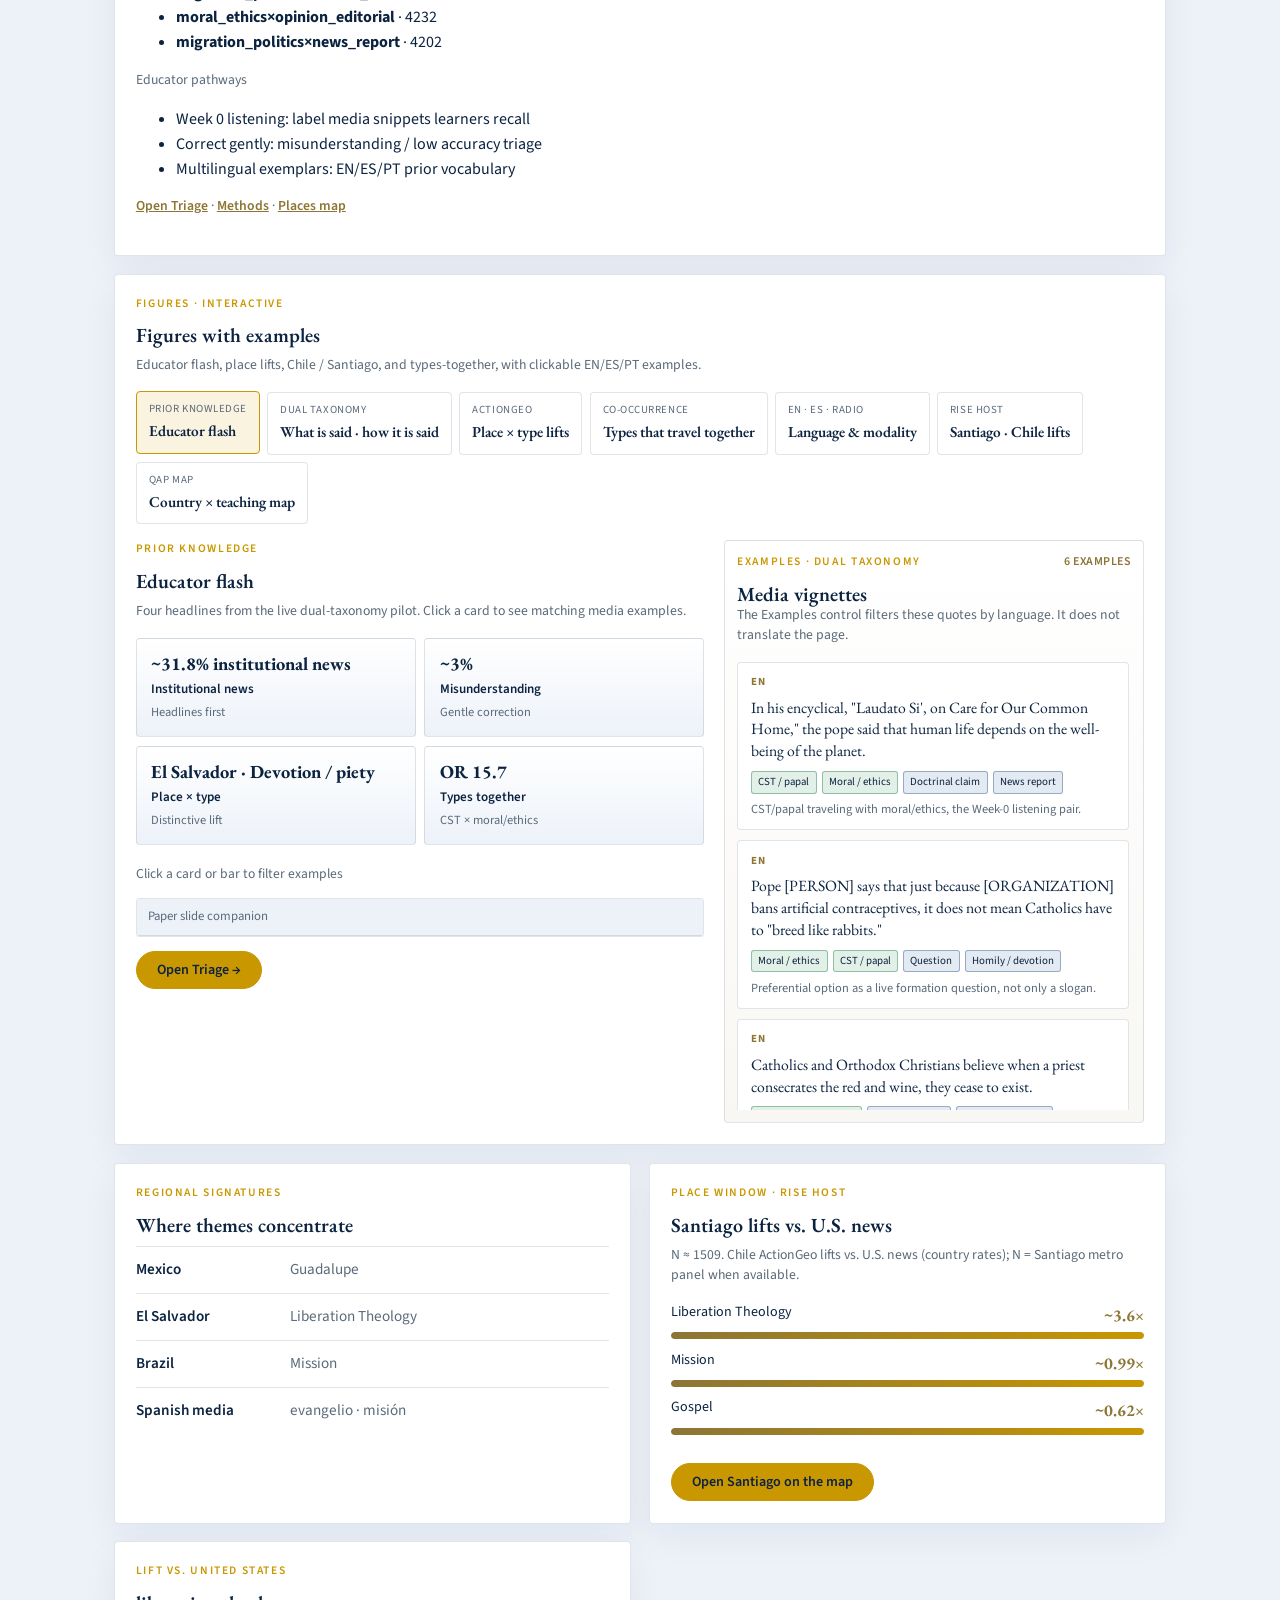
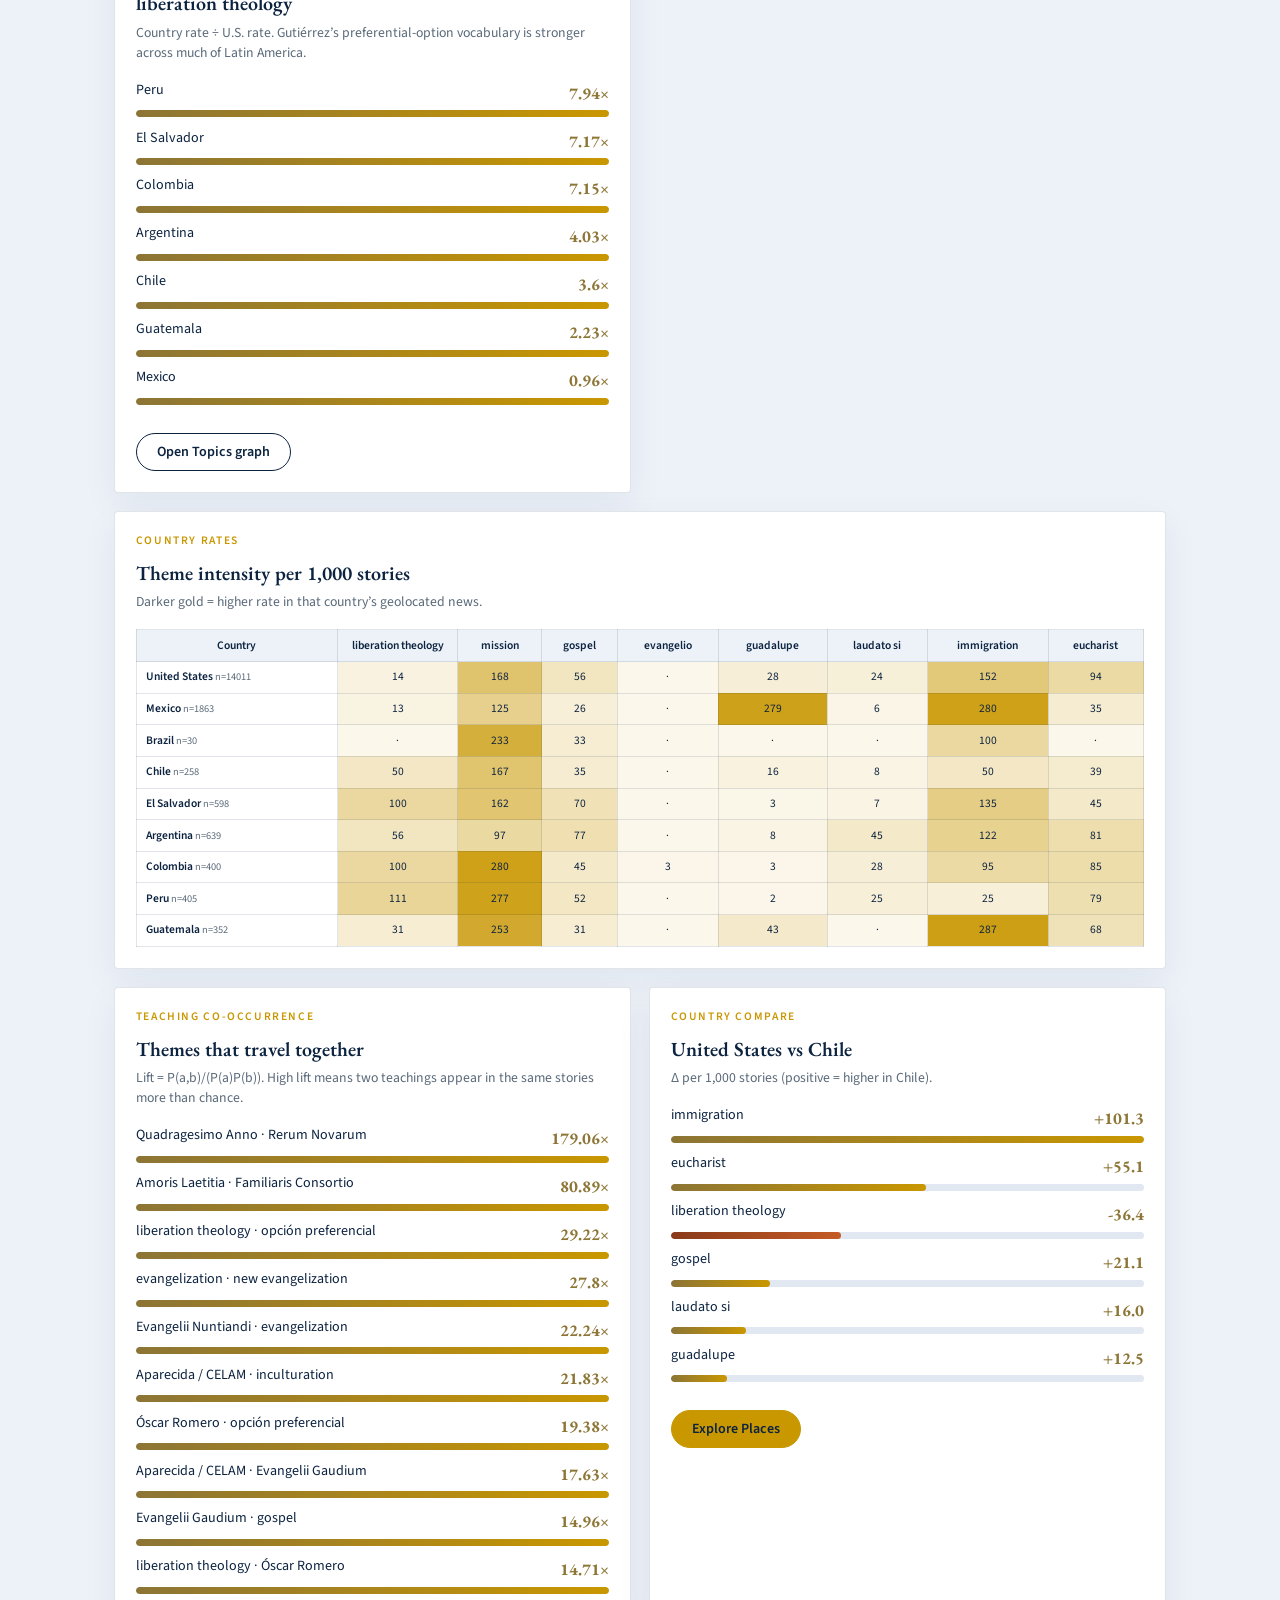
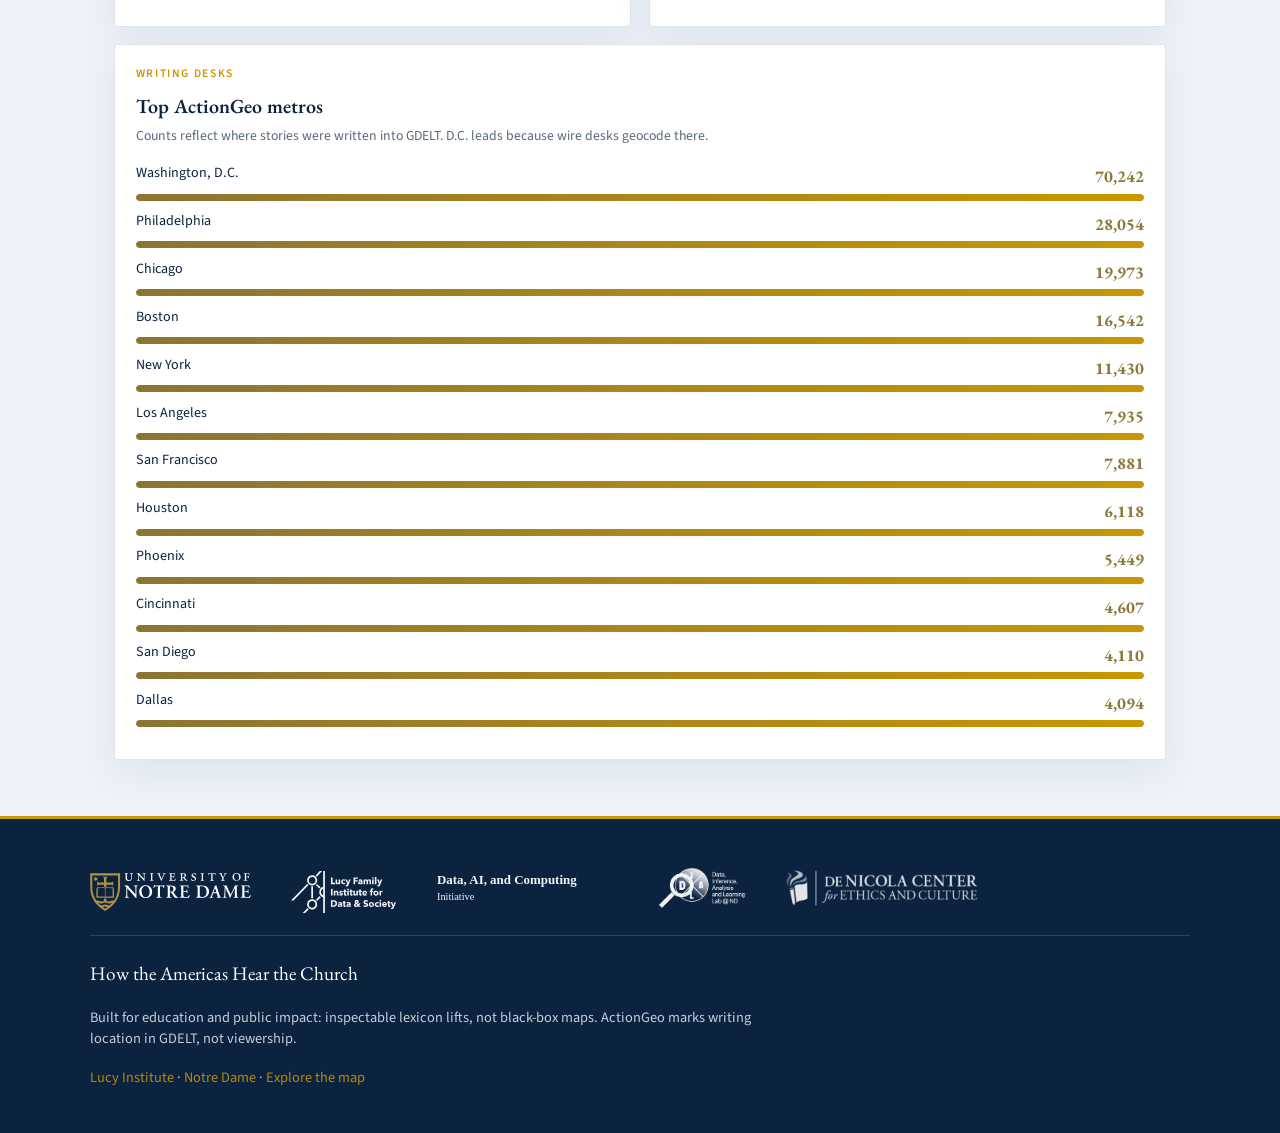
<file: viz/pages/findings.html>
<!DOCTYPE html>
<html lang="en">
<head>
  <meta charset="utf-8" />
  <meta name="viewport" content="width=device-width, initial-scale=1" />
  <meta name="description" content="How Catholic themes circulate in media across the Americas: University of Notre Dame." />
  <title>Findings · How the Americas Hear the Church · Notre Dame</title>
  <link rel="icon" type="image/svg+xml" href="../branding/nd-monogram.svg" />
  <link rel="preconnect" href="https://fonts.googleapis.com" />
  <link rel="preconnect" href="https://fonts.gstatic.com" crossorigin />
  <link rel="preconnect" href="https://unpkg.com" />
  <link href="https://fonts.googleapis.com/css2?family=EB+Garamond:ital,wght@0,400;0,500;0,600;0,700;1,400&family=Source+Sans+3:ital,wght@0,400;0,500;0,600;0,700&display=swap" rel="stylesheet" />
  
  <link rel="stylesheet" href="../css/site.css" />
    <script src="../data/findings-data.js" defer></script>
  <script src="../data/triage-data.js" defer></script>
  <script src="../data/figures-data.js" defer></script>
  <script src="../js/findings.js" defer></script>
  <script src="../js/figures.js" defer></script>
  <script src="../js/site.js" defer></script>

</head>
<body class="mode-findings">
  <header class="nd-nav" role="banner">
    <div class="nd-nav__top">
      <a class="nd-nav__brand" href="index.html" aria-label="University of Notre Dame: home">
        <img class="nd-nav__mark" src="../branding/nd-monogram.svg" alt="" width="36" height="36" />
        <img class="nd-nav__wordmark" src="../branding/wordmark.svg" alt="University of Notre Dame" />
        <span class="nd-nav__site">How the Americas Hear the Church</span>
      </a>
      <nav class="nd-nav__pages" aria-label="Primary">
        <a href="index.html" id="nav-story">Story</a>
        <a href="findings.html" id="nav-findings" class="is-active">Findings</a>
        <a href="triage.html" id="nav-triage">Triage</a>
        <a href="explore.html#/places" id="tab-places">Places</a>
        <a href="explore.html#/topics" id="tab-topics">Topics</a>
        <a href="language.html" id="nav-language">Language</a>
        <a href="misconceptions.html" id="nav-classroom">Classroom</a>
        <a href="methods.html" id="nav-methods">Methods</a>
      </nav>
    </div>
    <div class="nd-nav__sub nd-nav__sub--simple">
      <div class="nav-langs" id="lang-switch" title="Filters example quotes. Does not translate this page.">
        <span>Examples</span>
        <button type="button" data-lang="all">All</button>
        <button type="button" data-lang="en">EN</button>
        <button type="button" data-lang="es">ES</button>
        <button type="button" data-lang="pt">PT</button>
      </div>
    </div>
  </header>

<main id="findings" class="page">
    <header class="page-hero">
      <div class="page-hero__inner reveal is-visible">
        <p class="kicker">Findings · early results</p>
        <h1>Regional traditions, not one register</h1>
        <p class="lead">
          Evidence for geography, accents, and informal learning: theme rates and lifts from geolocated
          news (ActionGeo writing locations), co-occurrence lift for teachings that travel together,
          and dual-taxonomy triage of what learners may already know from media.
        </p>
        <p class="page-hero__links">
          <a class="cta" id="findings-to-places" href="#f-corpus">Corpus first</a>
          <a class="cta cta--ghost" id="findings-to-edu" href="#f-education">Education</a>
          <a class="cta cta--ghost" href="misconceptions.html">Misconceptions</a>
          <a class="cta cta--ghost" id="findings-to-methods" href="methods.html">Methods</a>
        </p>
      </div>
    </header>
    <div class="findings-grid">
      <article class="f-card f-card--wide" id="f-corpus"></article>
      <article class="f-card f-card--wide" id="f-education"></article>
      <article class="f-card f-card--wide" id="f-figures">
        <p class="kicker">Figures · interactive</p>
        <h3>Figures with examples</h3>
        <p class="f-note">
          Educator flash, place lifts, Chile / Santiago, and types-together, with clickable
          EN/ES/PT examples.
        </p>
        <div data-figures id="findings-figures-board" aria-label="Interactive paper figures"></div>
      </article>
      <article class="f-card" id="f-sigs"></article>
      <article class="f-card" id="f-santiago"></article>
      <article class="f-card" id="f-lifts"></article>
      <article class="f-card f-card--wide" id="f-heat"></article>
      <article class="f-card" id="f-cooccur"></article>
      <article class="f-card" id="f-compare"></article>
      <article class="f-card f-card--wide" id="f-metros"></article>
    </div>
  </main>

<footer class="nd-footer" id="site-footer"></footer>

<script>
    (function () {
      const nodes = document.querySelectorAll(".reveal");
      if (!nodes.length) return;
      if (window.matchMedia("(prefers-reduced-motion: reduce)").matches) {
        nodes.forEach((n) => n.classList.add("is-visible"));
        return;
      }
      const io = new IntersectionObserver((entries) => {
        entries.forEach((e) => {
          if (e.isIntersecting) {
            e.target.classList.add("is-visible");
            io.unobserve(e.target);
          }
        });
      }, { threshold: 0.18, rootMargin: "0px 0px -6% 0px" });
      nodes.forEach((n) => io.observe(n));
    })();
  </script>
</body>
</html>
</file>
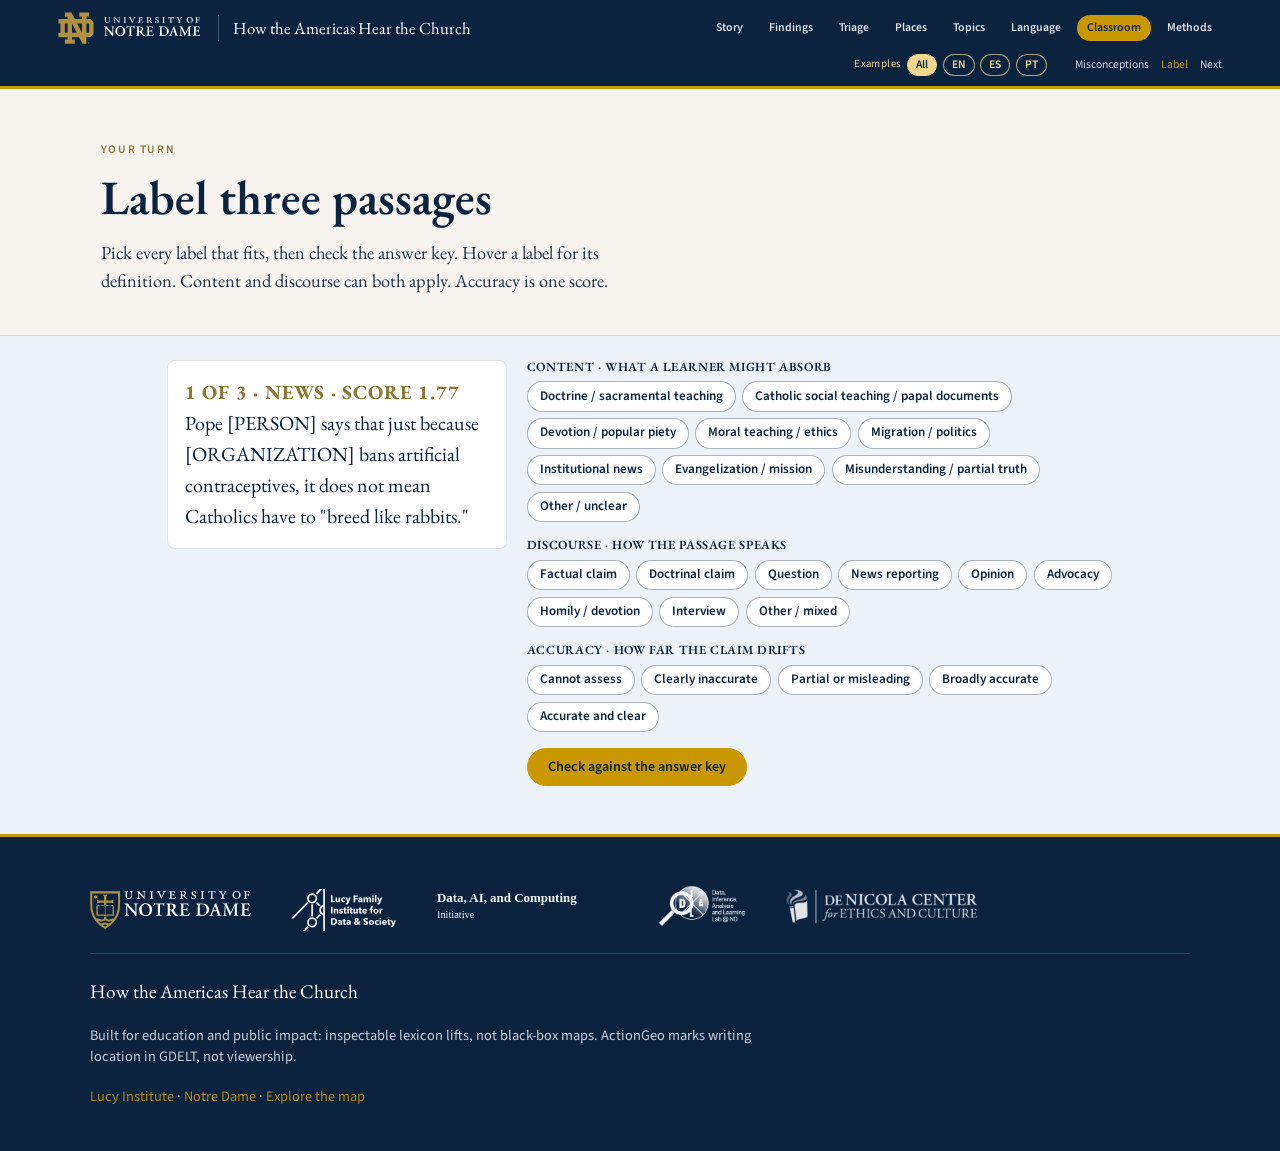
<file: viz/pages/label.html>
<!DOCTYPE html>
<html lang="en">
<head>
  <meta charset="utf-8" />
  <meta name="viewport" content="width=device-width, initial-scale=1" />
  <meta name="description" content="Label one Catholic-media passage and check it against the classroom answer key." />
  <title>Label · How the Americas Hear the Church · Notre Dame</title>
  <link rel="icon" type="image/svg+xml" href="../branding/nd-monogram.svg" />
  <link rel="preconnect" href="https://fonts.googleapis.com" />
  <link rel="preconnect" href="https://fonts.gstatic.com" crossorigin />
  <link href="https://fonts.googleapis.com/css2?family=EB+Garamond:ital,wght@0,400;0,500;0,600;0,700;1,400&family=Source+Sans+3:ital,wght@0,400;0,500;0,600;0,700&display=swap" rel="stylesheet" />
  <link rel="stylesheet" href="../css/site.css" />
</head>
<body class="mode-methods">
  <header class="nd-nav" role="banner">
    <div class="nd-nav__top">
      <a class="nd-nav__brand" href="index.html" aria-label="University of Notre Dame: home">
        <img class="nd-nav__mark" src="../branding/nd-monogram.svg" alt="" width="36" height="36" />
        <img class="nd-nav__wordmark" src="../branding/wordmark.svg" alt="University of Notre Dame" />
        <span class="nd-nav__site">How the Americas Hear the Church</span>
      </a>
      <nav class="nd-nav__pages" aria-label="Primary">
        <a href="index.html" id="nav-story">Story</a>
        <a href="findings.html" id="nav-findings">Findings</a>
        <a href="triage.html" id="nav-triage">Triage</a>
        <a href="explore.html#/places" id="tab-places">Places</a>
        <a href="explore.html#/topics" id="tab-topics">Topics</a>
        <a href="language.html" id="nav-language">Language</a>
        <a href="misconceptions.html" id="nav-classroom" class="is-active">Classroom</a>
        <a href="methods.html" id="nav-methods">Methods</a>
      </nav>
    </div>
    <div class="nd-nav__sub nd-nav__sub--simple">
      <div class="nav-langs" id="lang-switch" title="Filters example quotes. Does not translate this page.">
        <span>Examples</span>
        <button type="button" data-lang="all">All</button>
        <button type="button" data-lang="en">EN</button>
        <button type="button" data-lang="es">ES</button>
        <button type="button" data-lang="pt">PT</button>
      </div>
      <nav class="classroom-sub" aria-label="Classroom">
        <a href="misconceptions.html" id="nav-misconceptions">Misconceptions</a>
        <a href="label.html" id="nav-label" class="is-active">Label</a>
        <a href="next.html" id="nav-next">Next</a>
      </nav>
    </div>
  </header>

<main id="label" class="page">
  <header class="page-hero page-hero--paper">
    <div class="page-hero__inner">
      <p class="kicker">Your turn</p>
      <h1>Label three passages</h1>
      <p class="lead" id="label-progress">
        Pick every label that fits, then check the answer key.
        Hover a label for its definition. Content and discourse can both apply. Accuracy is one score.
      </p>
    </div>
  </header>

  <div class="label-wrap">
    <div class="label-layout">
      <article class="post-card" aria-label="Sample passage">
        <p class="post-card__kicker">De-identified excerpt from the labeled set</p>
        <p id="label-post"></p>
      </article>
      <div>
        <div class="label-group">
          <h2>Content · what a learner might absorb</h2>
          <ul class="chip-list" id="chips-content"></ul>
        </div>
        <div class="label-group">
          <h2>Discourse · how the passage speaks</h2>
          <ul class="chip-list" id="chips-discourse"></ul>
        </div>
        <div class="label-group">
          <h2>Accuracy · how far the claim drifts</h2>
          <ul class="chip-list" id="chips-accuracy"></ul>
        </div>
        <div class="label-actions">
          <button type="button" class="cta" id="label-check">Check against the answer key</button>
          <button type="button" class="cta cta--ghost" id="label-reset" hidden>Try again</button>
          <button type="button" class="cta cta--ghost" id="label-next" hidden>Next passage</button>
        </div>
        <div class="label-result" id="label-result" hidden role="status"></div>
      </div>
    </div>
  </div>
</main>

<footer class="nd-footer" id="site-footer"></footer>
<script src="../js/label.js" defer></script>
<script src="../js/site.js" defer></script>
</body>
</html>
</file>
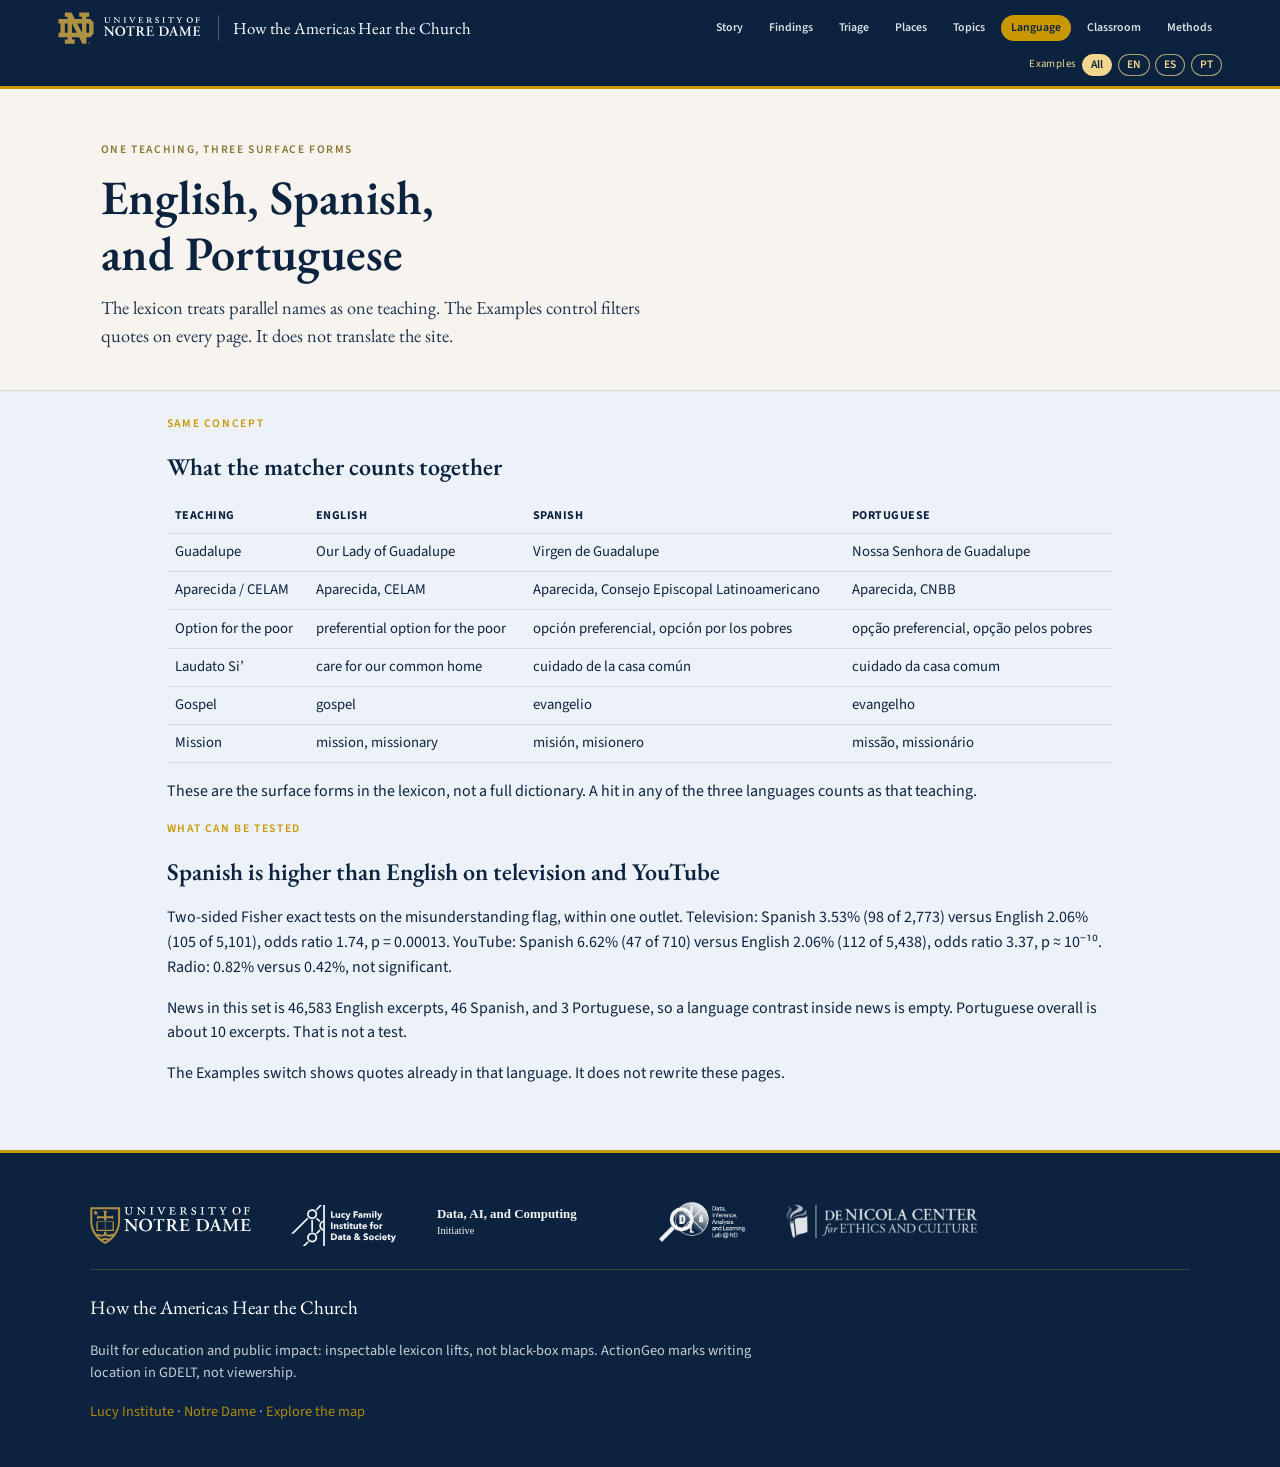
<file: viz/pages/language.html>
<!DOCTYPE html>
<html lang="en">
<head>
  <meta charset="utf-8" />
  <meta name="viewport" content="width=device-width, initial-scale=1" />
  <meta name="description" content="English, Spanish, and Portuguese surface forms for the same Catholic teachings, and where a language contrast can be tested." />
  <title>Language · How the Americas Hear the Church · Notre Dame</title>
  <link rel="icon" type="image/svg+xml" href="../branding/nd-monogram.svg" />
  <link rel="preconnect" href="https://fonts.googleapis.com" />
  <link rel="preconnect" href="https://fonts.gstatic.com" crossorigin />
  <link href="https://fonts.googleapis.com/css2?family=EB+Garamond:ital,wght@0,400;0,500;0,600;0,700;1,400&family=Source+Sans+3:ital,wght@0,400;0,500;0,600;0,700&display=swap" rel="stylesheet" />
  <link rel="stylesheet" href="../css/site.css" />
</head>
<body class="mode-methods">
  <header class="nd-nav" role="banner">
    <div class="nd-nav__top">
      <a class="nd-nav__brand" href="index.html" aria-label="University of Notre Dame: home">
        <img class="nd-nav__mark" src="../branding/nd-monogram.svg" alt="" width="36" height="36" />
        <img class="nd-nav__wordmark" src="../branding/wordmark.svg" alt="University of Notre Dame" />
        <span class="nd-nav__site">How the Americas Hear the Church</span>
      </a>
      <nav class="nd-nav__pages" aria-label="Primary">
        <a href="index.html" id="nav-story">Story</a>
        <a href="findings.html" id="nav-findings">Findings</a>
        <a href="triage.html" id="nav-triage">Triage</a>
        <a href="explore.html#/places" id="tab-places">Places</a>
        <a href="explore.html#/topics" id="tab-topics">Topics</a>
        <a href="language.html" id="nav-language" class="is-active">Language</a>
        <a href="misconceptions.html" id="nav-classroom">Classroom</a>
        <a href="methods.html" id="nav-methods">Methods</a>
      </nav>
    </div>
    <div class="nd-nav__sub nd-nav__sub--simple">
      <div class="nav-langs" id="lang-switch" title="Filters example quotes. Does not translate this page.">
        <span>Examples</span>
        <button type="button" data-lang="all">All</button>
        <button type="button" data-lang="en">EN</button>
        <button type="button" data-lang="es">ES</button>
        <button type="button" data-lang="pt">PT</button>
      </div>
    </div>
  </header>

<main id="language" class="page">
  <header class="page-hero page-hero--paper">
    <div class="page-hero__inner">
      <p class="kicker">One teaching, three surface forms</p>
      <h1>English, Spanish, and Portuguese</h1>
      <p class="lead">
        The lexicon treats parallel names as one teaching. The Examples control filters quotes on every page. It does not translate the site.
      </p>
    </div>
  </header>
  <div class="mis-wrap">
    <section id="lang-table">
      <p class="kicker">Same concept</p>
      <h2>What the matcher counts together</h2>
      <table class="lang-table">
        <thead>
          <tr><th>Teaching</th><th>English</th><th>Spanish</th><th>Portuguese</th></tr>
        </thead>
        <tbody>
          <tr><td>Guadalupe</td><td>Our Lady of Guadalupe</td><td>Virgen de Guadalupe</td><td>Nossa Senhora de Guadalupe</td></tr>
          <tr><td>Aparecida / CELAM</td><td>Aparecida, CELAM</td><td>Aparecida, Consejo Episcopal Latinoamericano</td><td>Aparecida, CNBB</td></tr>
          <tr><td>Option for the poor</td><td>preferential option for the poor</td><td>opción preferencial, opción por los pobres</td><td>opção preferencial, opção pelos pobres</td></tr>
          <tr><td>Laudato Si’</td><td>care for our common home</td><td>cuidado de la casa común</td><td>cuidado da casa comum</td></tr>
          <tr><td>Gospel</td><td>gospel</td><td>evangelio</td><td>evangelho</td></tr>
          <tr><td>Mission</td><td>mission, missionary</td><td>misión, misionero</td><td>missão, missionário</td></tr>
        </tbody>
      </table>
      <p class="mis-note">These are the surface forms in the lexicon, not a full dictionary. A hit in any of the three languages counts as that teaching.</p>
    </section>
    <section>
      <p class="kicker">What can be tested</p>
      <h2>Spanish is higher than English on television and YouTube</h2>
      <p>Two-sided Fisher exact tests on the misunderstanding flag, within one outlet. Television: Spanish 3.53% (98 of 2,773) versus English 2.06% (105 of 5,101), odds ratio 1.74, p = 0.00013. YouTube: Spanish 6.62% (47 of 710) versus English 2.06% (112 of 5,438), odds ratio 3.37, p ≈ 10⁻¹⁰. Radio: 0.82% versus 0.42%, not significant.</p>
      <p>News in this set is 46,583 English excerpts, 46 Spanish, and 3 Portuguese, so a language contrast inside news is empty. Portuguese overall is about 10 excerpts. That is not a test.</p>
      <p class="mis-note">The Examples switch shows quotes already in that language. It does not rewrite these pages.</p>
    </section>
  </div>
</main>
<footer class="nd-footer" id="site-footer"></footer>
<script src="../js/site.js" defer></script>
</body>
</html>
</file>
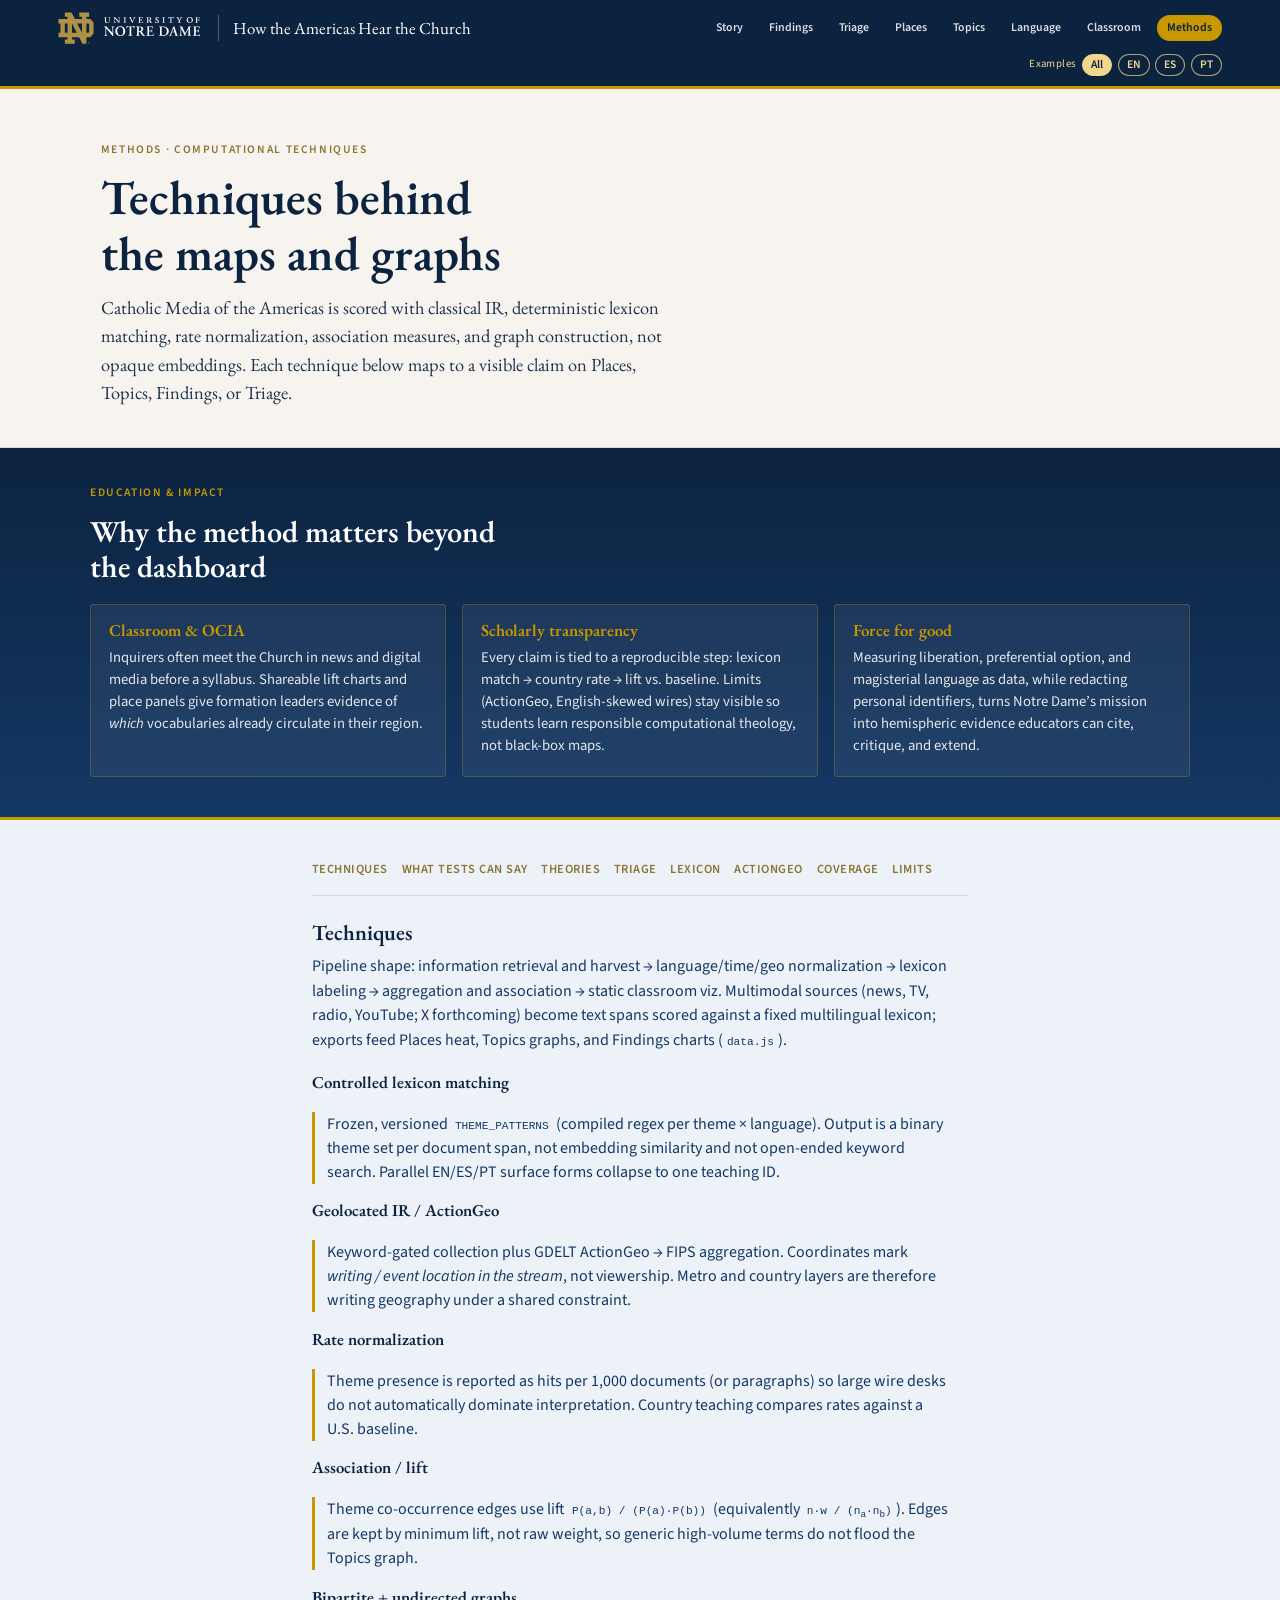
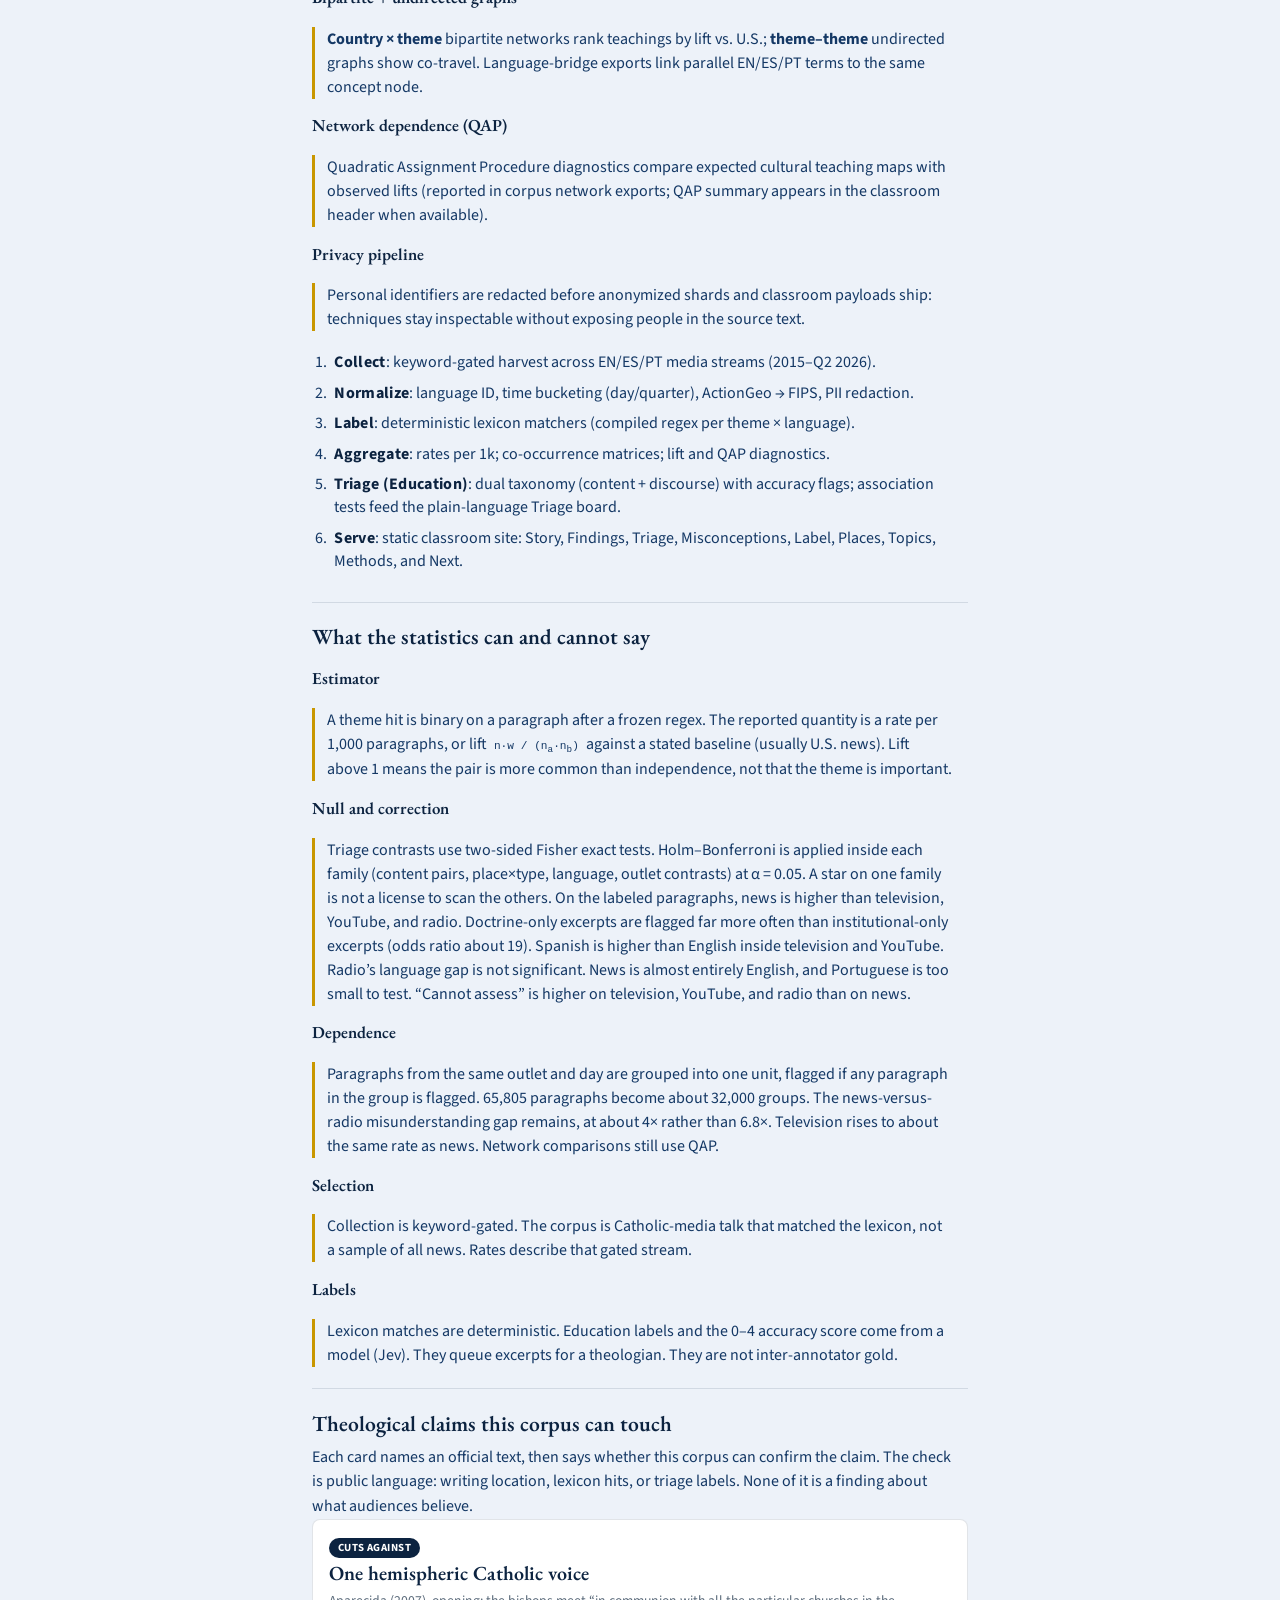
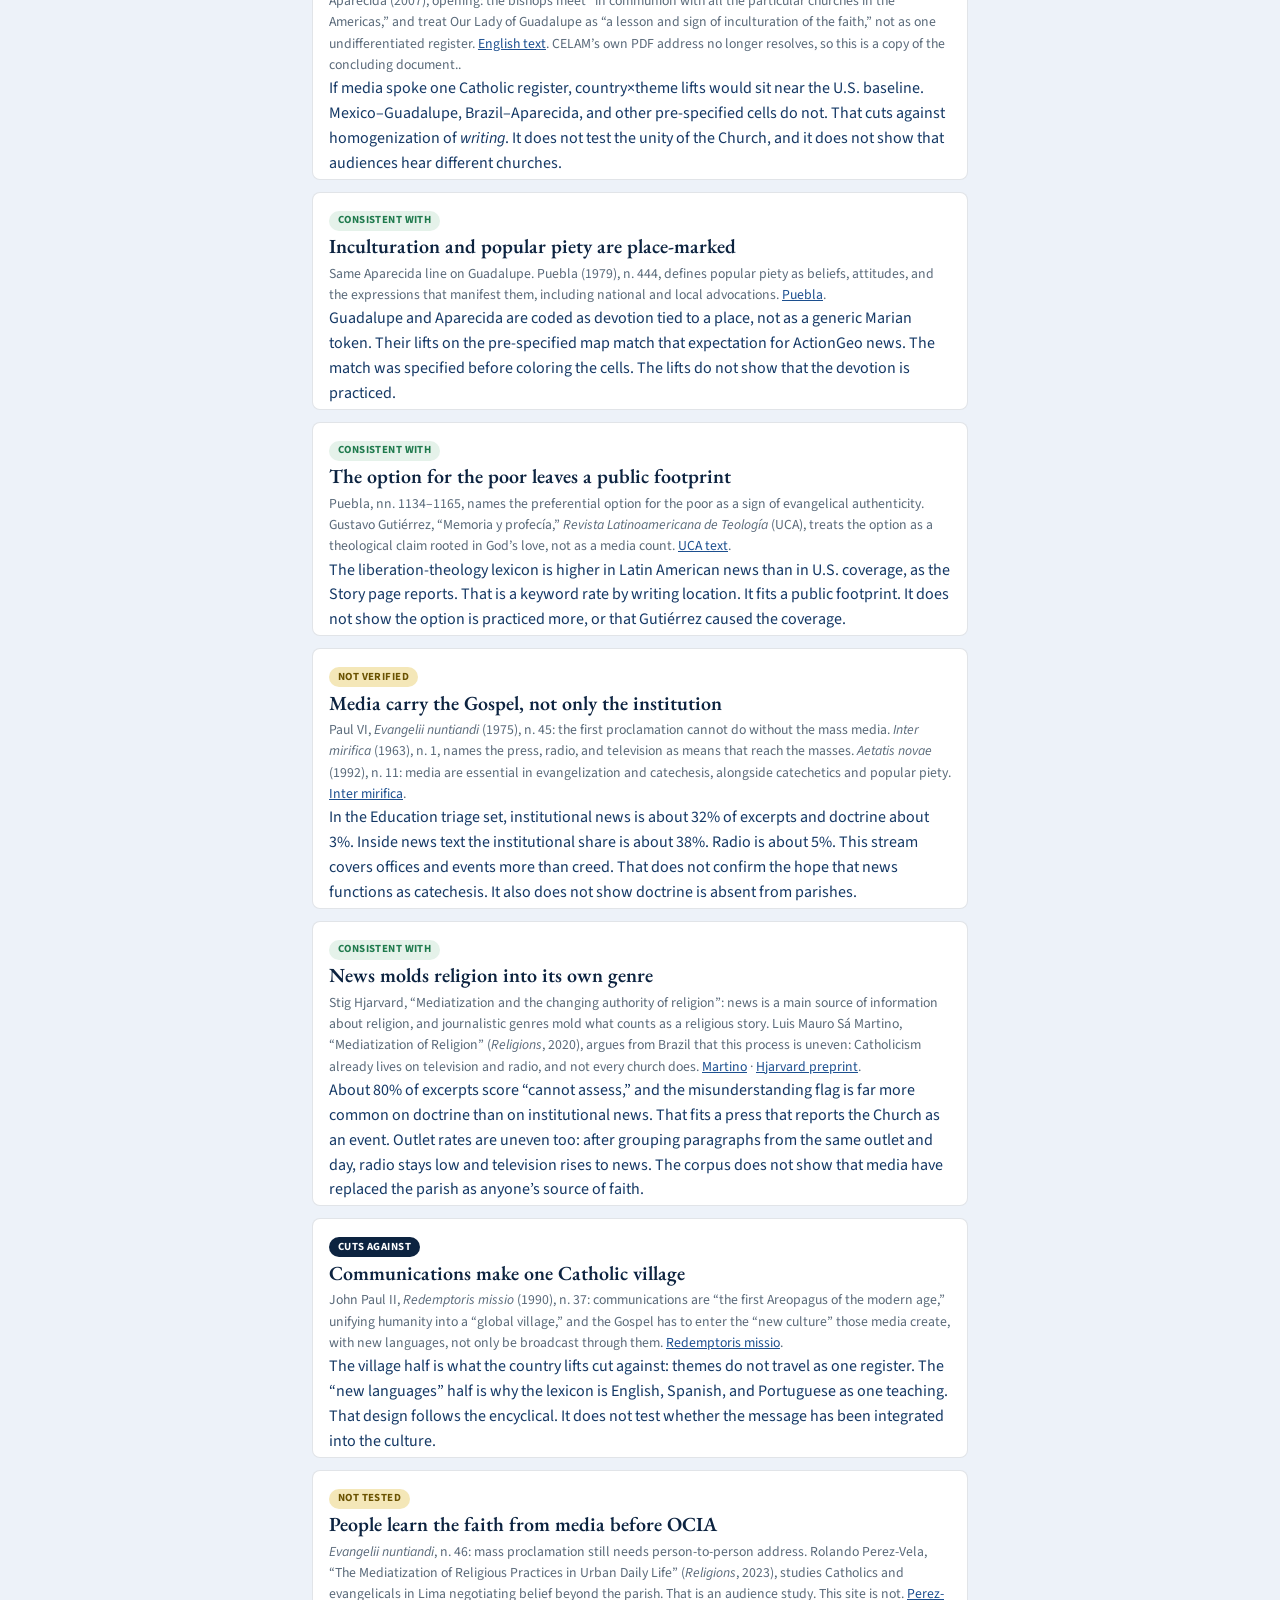
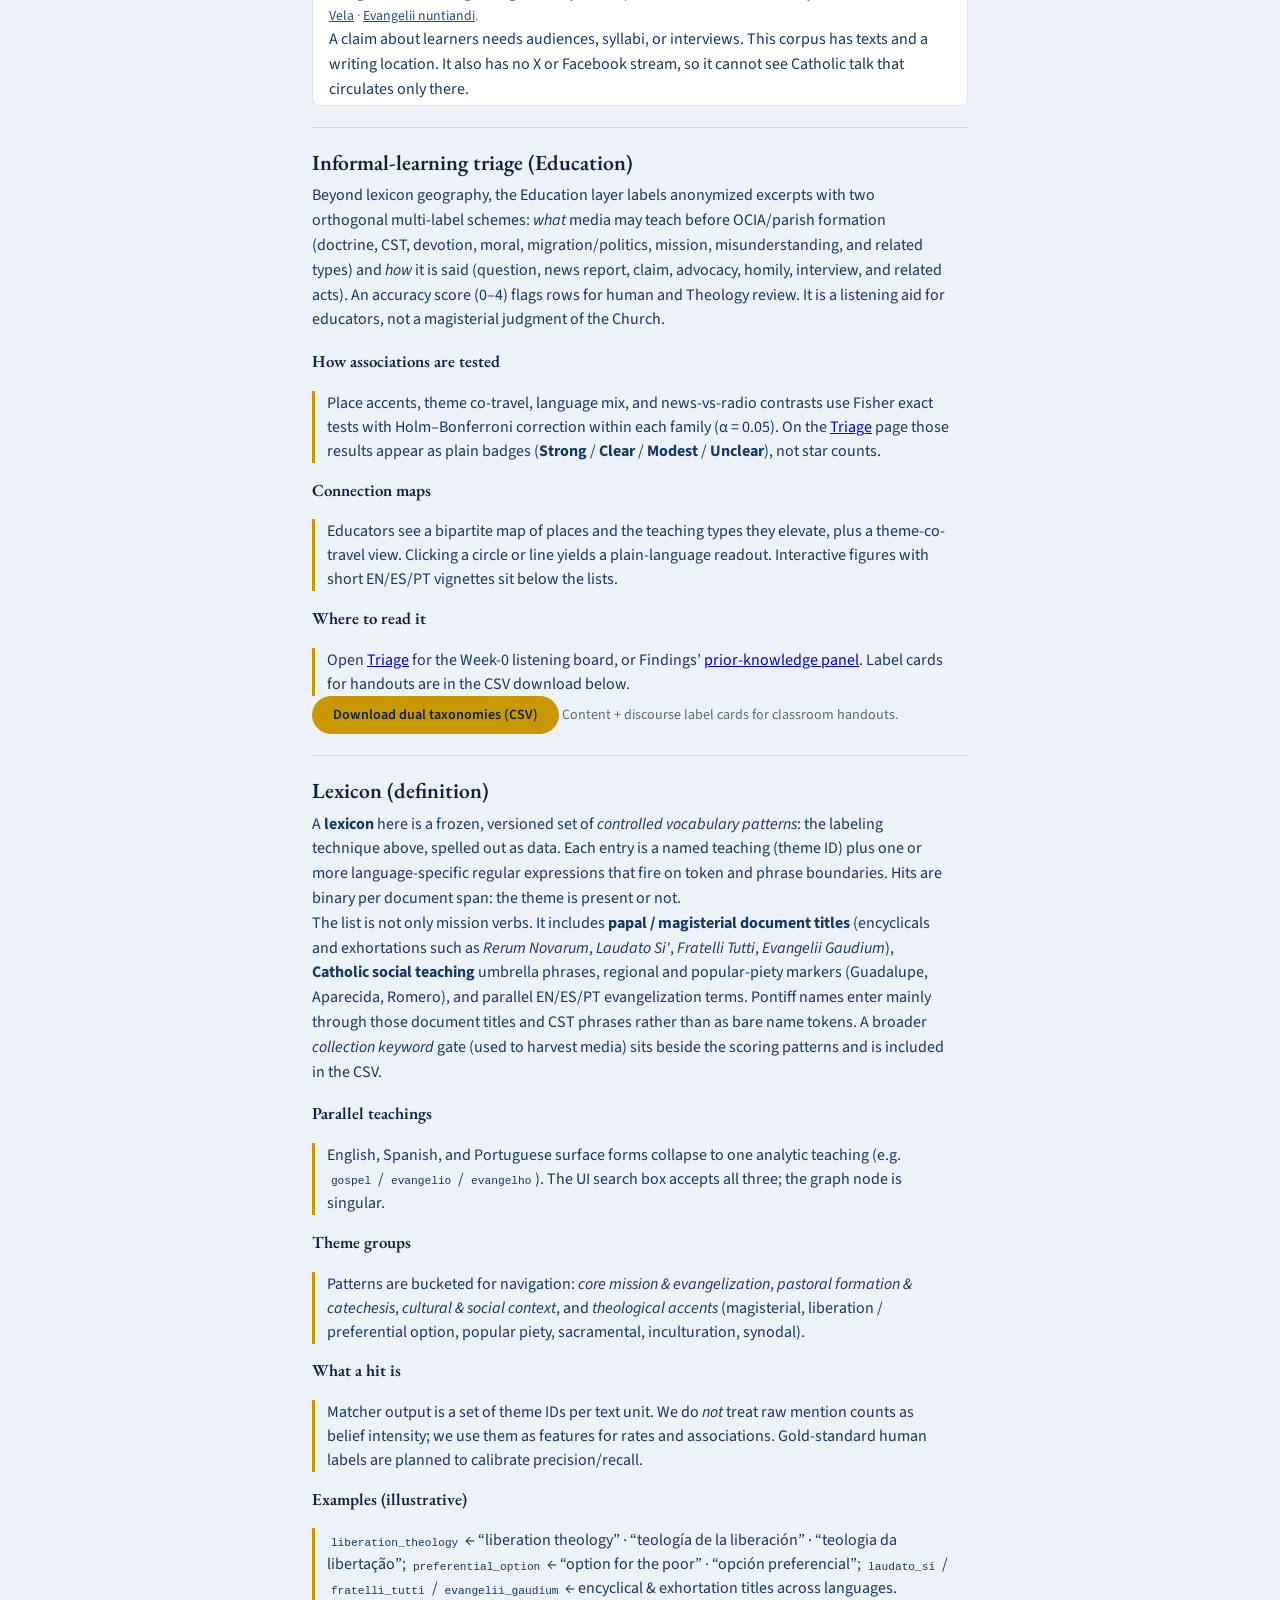
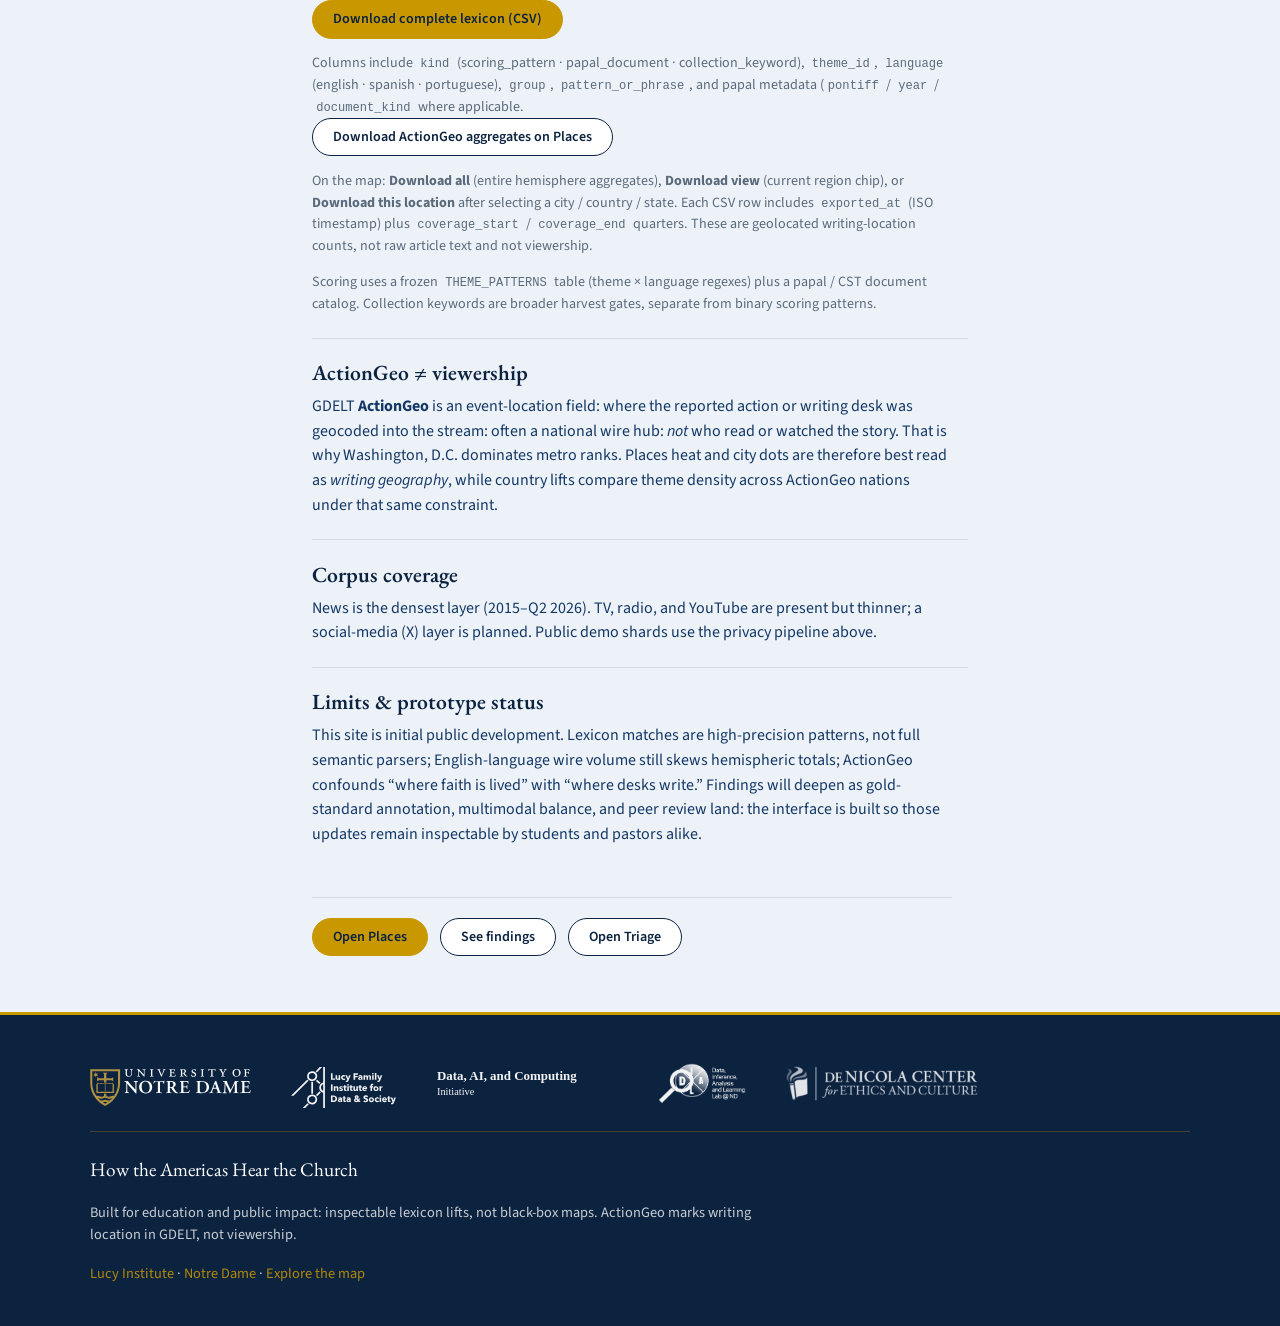
<file: viz/pages/methods.html>
<!DOCTYPE html>
<html lang="en">
<head>
  <meta charset="utf-8" />
  <meta name="viewport" content="width=device-width, initial-scale=1" />
  <meta name="description" content="How Catholic themes circulate in media across the Americas: University of Notre Dame." />
  <title>Methods · How the Americas Hear the Church · Notre Dame</title>
  <link rel="icon" type="image/svg+xml" href="../branding/nd-monogram.svg" />
  <link rel="preconnect" href="https://fonts.googleapis.com" />
  <link rel="preconnect" href="https://fonts.gstatic.com" crossorigin />
  <link rel="preconnect" href="https://unpkg.com" />
  <link href="https://fonts.googleapis.com/css2?family=EB+Garamond:ital,wght@0,400;0,500;0,600;0,700;1,400&family=Source+Sans+3:ital,wght@0,400;0,500;0,600;0,700&display=swap" rel="stylesheet" />
  
  <link rel="stylesheet" href="../css/site.css" />
  
</head>
<body class="mode-methods">
  <header class="nd-nav" role="banner">
    <div class="nd-nav__top">
      <a class="nd-nav__brand" href="index.html" aria-label="University of Notre Dame: home">
        <img class="nd-nav__mark" src="../branding/nd-monogram.svg" alt="" width="36" height="36" />
        <img class="nd-nav__wordmark" src="../branding/wordmark.svg" alt="University of Notre Dame" />
        <span class="nd-nav__site">How the Americas Hear the Church</span>
      </a>
      <nav class="nd-nav__pages" aria-label="Primary">
        <a href="index.html" id="nav-story">Story</a>
        <a href="findings.html" id="nav-findings">Findings</a>
        <a href="triage.html" id="nav-triage">Triage</a>
        <a href="explore.html#/places" id="tab-places">Places</a>
        <a href="explore.html#/topics" id="tab-topics">Topics</a>
        <a href="language.html" id="nav-language">Language</a>
        <a href="misconceptions.html" id="nav-classroom">Classroom</a>
        <a href="methods.html" id="nav-methods" class="is-active">Methods</a>
      </nav>
    </div>
    <div class="nd-nav__sub nd-nav__sub--simple">
      <div class="nav-langs" id="lang-switch" title="Filters example quotes. Does not translate this page.">
        <span>Examples</span>
        <button type="button" data-lang="all">All</button>
        <button type="button" data-lang="en">EN</button>
        <button type="button" data-lang="es">ES</button>
        <button type="button" data-lang="pt">PT</button>
      </div>
    </div>
  </header>

<main id="methods" class="page">
    <header class="page-hero page-hero--paper">
      <div class="page-hero__inner">
        <p class="kicker">Methods · computational techniques</p>
        <h1>Techniques behind the maps and graphs</h1>
        <p class="lead">
          Catholic Media of the Americas is scored with classical IR, deterministic lexicon matching,
          rate normalization, association measures, and graph construction, not opaque embeddings.
          Each technique below maps to a visible claim on Places, Topics, Findings, or Triage.
        </p>
      </div>
    </header>

    <div class="methods-impact" aria-label="Education and impact">
      <div class="methods-impact__inner">
        <p class="kicker">Education &amp; impact</p>
        <h2>Why the method matters beyond the dashboard</h2>
        <div class="methods-impact__grid">
          <article>
            <h3>Classroom &amp; OCIA</h3>
            <p>
              Inquirers often meet the Church in news and digital media before a syllabus.
              Shareable lift charts and place panels give formation leaders evidence of
              <em>which</em> vocabularies already circulate in their region.
            </p>
          </article>
          <article>
            <h3>Scholarly transparency</h3>
            <p>
              Every claim is tied to a reproducible step: lexicon match → country rate →
              lift vs. baseline. Limits (ActionGeo, English-skewed wires) stay visible so
              students learn responsible computational theology, not black-box maps.
            </p>
          </article>
          <article>
            <h3>Force for good</h3>
            <p>
              Measuring liberation, preferential option, and magisterial language as data, while redacting personal identifiers, turns Notre Dame’s mission into
              hemispheric evidence educators can cite, critique, and extend.
            </p>
          </article>
        </div>
      </div>
    </div>

    <div class="methods-body">
      <nav class="methods-toc" aria-label="Methods sections">
        <a href="#techniques">Techniques</a>
        <a href="#rigor">What tests can say</a>
        <a href="#theories">Theories</a>
        <a href="#triage">Triage</a>
        <a href="#lexicon">Lexicon</a>
        <a href="#actiongeo">ActionGeo</a>
        <a href="#coverage">Coverage</a>
        <a href="#limits">Limits</a>
      </nav>

      <section id="techniques">
        <h2>Techniques</h2>
        <p>
          Pipeline shape: information retrieval and harvest → language/time/geo normalization →
          lexicon labeling → aggregation and association → static classroom viz. Multimodal sources
          (news, TV, radio, YouTube; X forthcoming) become text spans scored against a fixed
          multilingual lexicon; exports feed Places heat, Topics graphs, and Findings charts
          (<code>data.js</code>).
        </p>
        <dl class="methods-dl methods-dl--techniques">
          <dt>Controlled lexicon matching</dt>
          <dd>
            Frozen, versioned <code>THEME_PATTERNS</code> (compiled regex per theme × language).
            Output is a binary theme set per document span, not embedding similarity and not
            open-ended keyword search. Parallel EN/ES/PT surface forms collapse to one teaching ID.
          </dd>
          <dt>Geolocated IR / ActionGeo</dt>
          <dd>
            Keyword-gated collection plus GDELT ActionGeo → FIPS aggregation. Coordinates mark
            <em>writing / event location in the stream</em>, not viewership. Metro and country
            layers are therefore writing geography under a shared constraint.
          </dd>
          <dt>Rate normalization</dt>
          <dd>
            Theme presence is reported as hits per 1,000 documents (or paragraphs) so large wire
            desks do not automatically dominate interpretation. Country teaching compares rates
            against a U.S. baseline.
          </dd>
          <dt>Association / lift</dt>
          <dd>
            Theme co-occurrence edges use lift
            <code>P(a,b) / (P(a)·P(b))</code>
            (equivalently <code>n·w / (n<sub>a</sub>·n<sub>b</sub>)</code>).
            Edges are kept by minimum lift, not raw weight, so generic high-volume terms do not
            flood the Topics graph.
          </dd>
          <dt>Bipartite + undirected graphs</dt>
          <dd>
            <strong>Country × theme</strong> bipartite networks rank teachings by lift vs. U.S.;
            <strong>theme–theme</strong> undirected graphs show co-travel. Language-bridge exports
            link parallel EN/ES/PT terms to the same concept node.
          </dd>
          <dt>Network dependence (QAP)</dt>
          <dd>
            Quadratic Assignment Procedure diagnostics compare expected cultural teaching maps
            with observed lifts (reported in corpus network exports; QAP summary appears in the
            classroom header when available).
          </dd>
          <dt>Privacy pipeline</dt>
          <dd>
            Personal identifiers are redacted before anonymized shards and classroom payloads
            ship: techniques stay inspectable without exposing people in the source text.
          </dd>
        </dl>
        <ol class="methods-pipeline">
          <li><strong>Collect</strong>: keyword-gated harvest across EN/ES/PT media streams (2015–Q2 2026).</li>
          <li><strong>Normalize</strong>: language ID, time bucketing (day/quarter), ActionGeo → FIPS, PII redaction.</li>
          <li><strong>Label</strong>: deterministic lexicon matchers (compiled regex per theme × language).</li>
          <li><strong>Aggregate</strong>: rates per 1k; co-occurrence matrices; lift and QAP diagnostics.</li>
          <li><strong>Triage (Education)</strong>: dual taxonomy (content + discourse) with accuracy flags; association tests feed the plain-language Triage board.</li>
          <li><strong>Serve</strong>: static classroom site: Story, Findings, Triage, Misconceptions, Label, Places, Topics, Methods, and Next.</li>
        </ol>
      </section>

      <section id="rigor">
        <h2>What the statistics can and cannot say</h2>
        <dl class="methods-dl">
          <dt>Estimator</dt>
          <dd>
            A theme hit is binary on a paragraph after a frozen regex. The reported quantity is a rate per 1,000 paragraphs, or lift
            <code>n·w / (n<sub>a</sub>·n<sub>b</sub>)</code> against a stated baseline (usually U.S. news). Lift above 1 means the pair is more common than independence, not that the theme is important.
          </dd>
          <dt>Null and correction</dt>
          <dd>
            Triage contrasts use two-sided Fisher exact tests. Holm–Bonferroni is applied inside each family (content pairs, place×type, language, outlet contrasts) at α = 0.05. A star on one family is not a license to scan the others. On the labeled paragraphs, news is higher than television, YouTube, and radio. Doctrine-only excerpts are flagged far more often than institutional-only excerpts (odds ratio about 19). Spanish is higher than English inside television and YouTube. Radio’s language gap is not significant. News is almost entirely English, and Portuguese is too small to test. “Cannot assess” is higher on television, YouTube, and radio than on news.
          </dd>
          <dt>Dependence</dt>
          <dd>
            Paragraphs from the same outlet and day are grouped into one unit, flagged if any paragraph in the group is flagged. 65,805 paragraphs become about 32,000 groups. The news-versus-radio misunderstanding gap remains, at about 4× rather than 6.8×. Television rises to about the same rate as news. Network comparisons still use QAP.
          </dd>
          <dt>Selection</dt>
          <dd>
            Collection is keyword-gated. The corpus is Catholic-media talk that matched the lexicon, not a sample of all news. Rates describe that gated stream.
          </dd>
          <dt>Labels</dt>
          <dd>
            Lexicon matches are deterministic. Education labels and the 0–4 accuracy score come from a model (Jev). They queue excerpts for a theologian. They are not inter-annotator gold.
          </dd>
        </dl>
      </section>

      <section id="theories">
        <h2>Theological claims this corpus can touch</h2>
        <p>
          Each card names an official text, then says whether this corpus can confirm the claim. The check is public language: writing location, lexicon hits, or triage labels. None of it is a finding about what audiences believe.
        </p>
        <div class="theory-list">
          <article>
            <p class="theory-verdict theory-verdict--against">Cuts against</p>
            <h3>One hemispheric Catholic voice</h3>
            <p class="theory-cite">Aparecida (2007), opening: the bishops meet “in communion with all the particular churches in the Americas,” and treat Our Lady of Guadalupe as “a lesson and sign of inculturation of the faith,” not as one undifferentiated register. <a href="https://www.ltrr.arizona.edu/~katie/kt/misc/Apercida/Aparecida-document-for-printing.pdf">English text</a>. CELAM’s own PDF address no longer resolves, so this is a copy of the concluding document..</p>
            <p>If media spoke one Catholic register, country×theme lifts would sit near the U.S. baseline. Mexico–Guadalupe, Brazil–Aparecida, and other pre-specified cells do not. That cuts against homogenization of <em>writing</em>. It does not test the unity of the Church, and it does not show that audiences hear different churches.</p>
          </article>
          <article>
            <p class="theory-verdict theory-verdict--with">Consistent with</p>
            <h3>Inculturation and popular piety are place-marked</h3>
            <p class="theory-cite">Same Aparecida line on Guadalupe. Puebla (1979), n. 444, defines popular piety as beliefs, attitudes, and the expressions that manifest them, including national and local advocations. <a href="https://www.celam.org/web/content/9170?unique=fdb4a02f0a40b0ac5c06804134dd60b438bd1f4c">Puebla</a>.</p>
            <p>Guadalupe and Aparecida are coded as devotion tied to a place, not as a generic Marian token. Their lifts on the pre-specified map match that expectation for ActionGeo news. The match was specified before coloring the cells. The lifts do not show that the devotion is practiced.</p>
          </article>
          <article>
            <p class="theory-verdict theory-verdict--with">Consistent with</p>
            <h3>The option for the poor leaves a public footprint</h3>
            <p class="theory-cite">Puebla, nn. 1134–1165, names the preferential option for the poor as a sign of evangelical authenticity. Gustavo Gutiérrez, “Memoria y profecía,” <em>Revista Latinoamericana de Teología</em> (UCA), treats the option as a theological claim rooted in God’s love, not as a media count. <a href="https://revistas.uca.edu.sv/rlt/article/download/5101/5076/16757">UCA text</a>.</p>
            <p>The liberation-theology lexicon is higher in Latin American news than in U.S. coverage, as the Story page reports. That is a keyword rate by writing location. It fits a public footprint. It does not show the option is practiced more, or that Gutiérrez caused the coverage.</p>
          </article>
          <article>
            <p class="theory-verdict theory-verdict--open">Not verified</p>
            <h3>Media carry the Gospel, not only the institution</h3>
            <p class="theory-cite">Paul VI, <em>Evangelii nuntiandi</em> (1975), n. 45: the first proclamation cannot do without the mass media. <em>Inter mirifica</em> (1963), n. 1, names the press, radio, and television as means that reach the masses. <em>Aetatis novae</em> (1992), n. 11: media are essential in evangelization and catechesis, alongside catechetics and popular piety. <a href="https://www.vatican.va/roman_curia/pontifical_councils/pccs/documents/rc_pc_pccs_doc_04121963_inter-mirifica_en.html">Inter mirifica</a>.</p>
            <p>In the Education triage set, institutional news is about 32% of excerpts and doctrine about 3%. Inside news text the institutional share is about 38%. Radio is about 5%. This stream covers offices and events more than creed. That does not confirm the hope that news functions as catechesis. It also does not show doctrine is absent from parishes.</p>
          </article>
          <article>
            <p class="theory-verdict theory-verdict--with">Consistent with</p>
            <h3>News molds religion into its own genre</h3>
            <p class="theory-cite">Stig Hjarvard, “Mediatization and the changing authority of religion”: news is a main source of information about religion, and journalistic genres mold what counts as a religious story. Luis Mauro Sá Martino, “Mediatization of Religion” (<em>Religions</em>, 2020), argues from Brazil that this process is uneven: Catholicism already lives on television and radio, and not every church does. <a href="https://www.mdpi.com/2077-1444/11/10/482">Martino</a> · <a href="https://curis.ku.dk/ws/portalfiles/portal/152287862/Mediatization_and_the_changing_authority_of_religion_preprint_of_MCS_article.pdf">Hjarvard preprint</a>.</p>
            <p>About 80% of excerpts score “cannot assess,” and the misunderstanding flag is far more common on doctrine than on institutional news. That fits a press that reports the Church as an event. Outlet rates are uneven too: after grouping paragraphs from the same outlet and day, radio stays low and television rises to news. The corpus does not show that media have replaced the parish as anyone’s source of faith.</p>
          </article>
          <article>
            <p class="theory-verdict theory-verdict--against">Cuts against</p>
            <h3>Communications make one Catholic village</h3>
            <p class="theory-cite">John Paul II, <em>Redemptoris missio</em> (1990), n. 37: communications are “the first Areopagus of the modern age,” unifying humanity into a “global village,” and the Gospel has to enter the “new culture” those media create, with new languages, not only be broadcast through them. <a href="https://www.vatican.va/content/john-paul-ii/en/encyclicals/documents/hf_jp-ii_enc_07121990_redemptoris-missio.html">Redemptoris missio</a>.</p>
            <p>The village half is what the country lifts cut against: themes do not travel as one register. The “new languages” half is why the lexicon is English, Spanish, and Portuguese as one teaching. That design follows the encyclical. It does not test whether the message has been integrated into the culture.</p>
          </article>
          <article>
            <p class="theory-verdict theory-verdict--open">Not tested</p>
            <h3>People learn the faith from media before OCIA</h3>
            <p class="theory-cite"><em>Evangelii nuntiandi</em>, n. 46: mass proclamation still needs person-to-person address. Rolando Perez-Vela, “The Mediatization of Religious Practices in Urban Daily Life” (<em>Religions</em>, 2023), studies Catholics and evangelicals in Lima negotiating belief beyond the parish. That is an audience study. This site is not. <a href="https://www.mdpi.com/2077-1444/14/5/649">Perez-Vela</a> · <a href="https://www.papalencyclicals.net/paul06/p6evan.htm">Evangelii nuntiandi</a>.</p>
            <p>A claim about learners needs audiences, syllabi, or interviews. This corpus has texts and a writing location. It also has no X or Facebook stream, so it cannot see Catholic talk that circulates only there.</p>
          </article>
        </div>
      </section>

      <section id="triage">
        <h2>Informal-learning triage (Education)</h2>
        <p>
          Beyond lexicon geography, the Education layer labels anonymized excerpts with two
          orthogonal multi-label schemes: <em>what</em> media may teach before OCIA/parish formation
          (doctrine, CST, devotion, moral, migration/politics, mission, misunderstanding, and related types)
          and <em>how</em> it is said (question, news report, claim, advocacy, homily, interview, and related acts).
          An accuracy score (0–4) flags rows for human and Theology review. It is a listening aid for
          educators, not a magisterial judgment of the Church.
        </p>
        <dl class="methods-dl">
          <dt>How associations are tested</dt>
          <dd>
            Place accents, theme co-travel, language mix, and news-vs-radio contrasts use
            Fisher exact tests with Holm–Bonferroni correction within each family (α = 0.05).
            On the <a href="triage.html">Triage</a> page those results appear as plain badges
            (<strong>Strong</strong> / <strong>Clear</strong> / <strong>Modest</strong> / <strong>Unclear</strong>),
            not star counts.
          </dd>
          <dt>Connection maps</dt>
          <dd>
            Educators see a bipartite map of places and the teaching types they elevate, plus a
            theme-co-travel view. Clicking a circle or line yields a plain-language readout.
            Interactive figures with short EN/ES/PT vignettes sit below the lists.
          </dd>
          <dt>Where to read it</dt>
          <dd>
            Open
            <a href="triage.html">Triage</a>
            for the Week-0 listening board, or Findings’
            <a href="findings.html#f-education">prior-knowledge panel</a>.
            Label cards for handouts are in the CSV download below.
          </dd>
        </dl>
        <p class="methods-download">
          <a class="cta" href="../data/education_taxonomies.csv" download="education_taxonomies.csv">Download dual taxonomies (CSV)</a>
          <span class="methods-note">
            Content + discourse label cards for classroom handouts.
          </span>
        </p>
      </section>

      <section id="lexicon">
        <h2>Lexicon (definition)</h2>
        <p>
          A <strong>lexicon</strong> here is a frozen, versioned set of <em>controlled vocabulary
          patterns</em>: the labeling technique above, spelled out as data. Each entry is a
          named teaching (theme ID) plus one or more language-specific regular expressions that fire
          on token and phrase boundaries. Hits are binary per document span: the theme is present or not.
        </p>
        <p>
          The list is not only mission verbs. It includes <strong>papal / magisterial document titles</strong>
          (encyclicals and exhortations such as <em>Rerum Novarum</em>, <em>Laudato Si'</em>,
          <em>Fratelli Tutti</em>, <em>Evangelii Gaudium</em>), <strong>Catholic social teaching</strong>
          umbrella phrases, regional and popular-piety markers (Guadalupe, Aparecida, Romero), and
          parallel EN/ES/PT evangelization terms. Pontiff names enter mainly through those document
          titles and CST phrases rather than as bare name tokens. A broader <em>collection keyword</em>
          gate (used to harvest media) sits beside the scoring patterns and is included in the CSV.
        </p>
        <dl class="methods-dl">
          <dt>Parallel teachings</dt>
          <dd>
            English, Spanish, and Portuguese surface forms collapse to one analytic teaching
            (e.g. <code>gospel</code> / <code>evangelio</code> / <code>evangelho</code>). The UI search box
            accepts all three; the graph node is singular.
          </dd>
          <dt>Theme groups</dt>
          <dd>
            Patterns are bucketed for navigation: <em>core mission &amp; evangelization</em>,
            <em>pastoral formation &amp; catechesis</em>, <em>cultural &amp; social context</em>,
            and <em>theological accents</em> (magisterial, liberation / preferential option,
            popular piety, sacramental, inculturation, synodal).
          </dd>
          <dt>What a hit is</dt>
          <dd>
            Matcher output is a set of theme IDs per text unit. We do <em>not</em> treat raw mention
            counts as belief intensity; we use them as features for rates and associations.
            Gold-standard human labels are planned to calibrate precision/recall.
          </dd>
          <dt>Examples (illustrative)</dt>
          <dd>
            <code>liberation_theology</code> ← “liberation theology” · “teología de la liberación” · “teologia da libertação”;
            <code>preferential_option</code> ← “option for the poor” · “opción preferencial”;
            <code>laudato_si</code> / <code>fratelli_tutti</code> / <code>evangelii_gaudium</code> ← encyclical &amp; exhortation titles across languages.
          </dd>
        </dl>
        <p class="methods-download">
          <a class="cta" href="../data/lexicon.csv" download="catholic_media_lexicon.csv">Download complete lexicon (CSV)</a>
          <span class="methods-note" style="display:block;margin-top:0.65rem">
            Columns include <code>kind</code> (scoring_pattern · papal_document · collection_keyword),
            <code>theme_id</code>, <code>language</code> (english · spanish · portuguese),
            <code>group</code>, <code>pattern_or_phrase</code>, and papal metadata
            (<code>pontiff</code> / <code>year</code> / <code>document_kind</code> where applicable.
          </span>
        </p>
        <p class="methods-download" id="geo-download">
          <a class="cta cta--ghost" href="explore.html#/places">Download ActionGeo aggregates on Places</a>
          <span class="methods-note" style="display:block;margin-top:0.65rem">
            On the map: <strong>Download all</strong> (entire hemisphere aggregates),
            <strong>Download view</strong> (current region chip), or
            <strong>Download this location</strong> after selecting a city / country / state.
            Each CSV row includes <code>exported_at</code> (ISO timestamp) plus
            <code>coverage_start</code> / <code>coverage_end</code> quarters. These are
            geolocated writing-location counts, not raw article text and not viewership.
          </span>
        </p>
        <p class="methods-note">
          Scoring uses a frozen <code>THEME_PATTERNS</code> table (theme × language regexes) plus a
          papal / CST document catalog. Collection keywords are broader harvest gates, separate from
          binary scoring patterns.
        </p>
      </section>

      <section id="actiongeo">
        <h2>ActionGeo ≠ viewership</h2>
        <p>
          GDELT <strong>ActionGeo</strong> is an event-location field: where the reported action or
          writing desk was geocoded into the stream: often a national wire hub: <em>not</em> who
          read or watched the story. That is why Washington, D.C. dominates metro ranks. Places heat
          and city dots are therefore best read as <em>writing geography</em>, while country lifts
          compare theme density across ActionGeo nations under that same constraint.
        </p>
      </section>

      <section id="coverage">
        <h2>Corpus coverage</h2>
        <p>
          News is the densest layer (2015–Q2 2026). TV, radio, and YouTube are present but thinner;
          a social-media (X) layer is planned. Public demo shards use the privacy pipeline above.
        </p>
      </section>

      <section id="limits">
        <h2>Limits &amp; prototype status</h2>
        <p>
          This site is initial public development. Lexicon matches are high-precision patterns, not
          full semantic parsers; English-language wire volume still skews hemispheric totals;
          ActionGeo confounds “where faith is lived” with “where desks write.” Findings will deepen
          as gold-standard annotation, multimodal balance, and peer review land: the interface is
          built so those updates remain inspectable by students and pastors alike.
        </p>
      </section>

      <p class="methods-cta-row">
        <a class="cta" id="methods-cta-places" href="explore.html#/places">Open Places</a>
        <a class="cta cta--ghost" id="methods-cta-findings" href="findings.html">See findings</a>
        <a class="cta cta--ghost" href="triage.html">Open Triage</a>
      </p>
    </div>
  </main>

<footer class="nd-footer" id="site-footer"></footer>

<script>
    (function () {
      const nodes = document.querySelectorAll(".reveal");
      if (!nodes.length) return;
      if (window.matchMedia("(prefers-reduced-motion: reduce)").matches) {
        nodes.forEach((n) => n.classList.add("is-visible"));
        return;
      }
      const io = new IntersectionObserver((entries) => {
        entries.forEach((e) => {
          if (e.isIntersecting) {
            e.target.classList.add("is-visible");
            io.unobserve(e.target);
          }
        });
      }, { threshold: 0.18, rootMargin: "0px 0px -6% 0px" });
      nodes.forEach((n) => io.observe(n));
    })();
  </script>
  <script src="../js/site.js" defer></script>
</body>
</html>
</file>
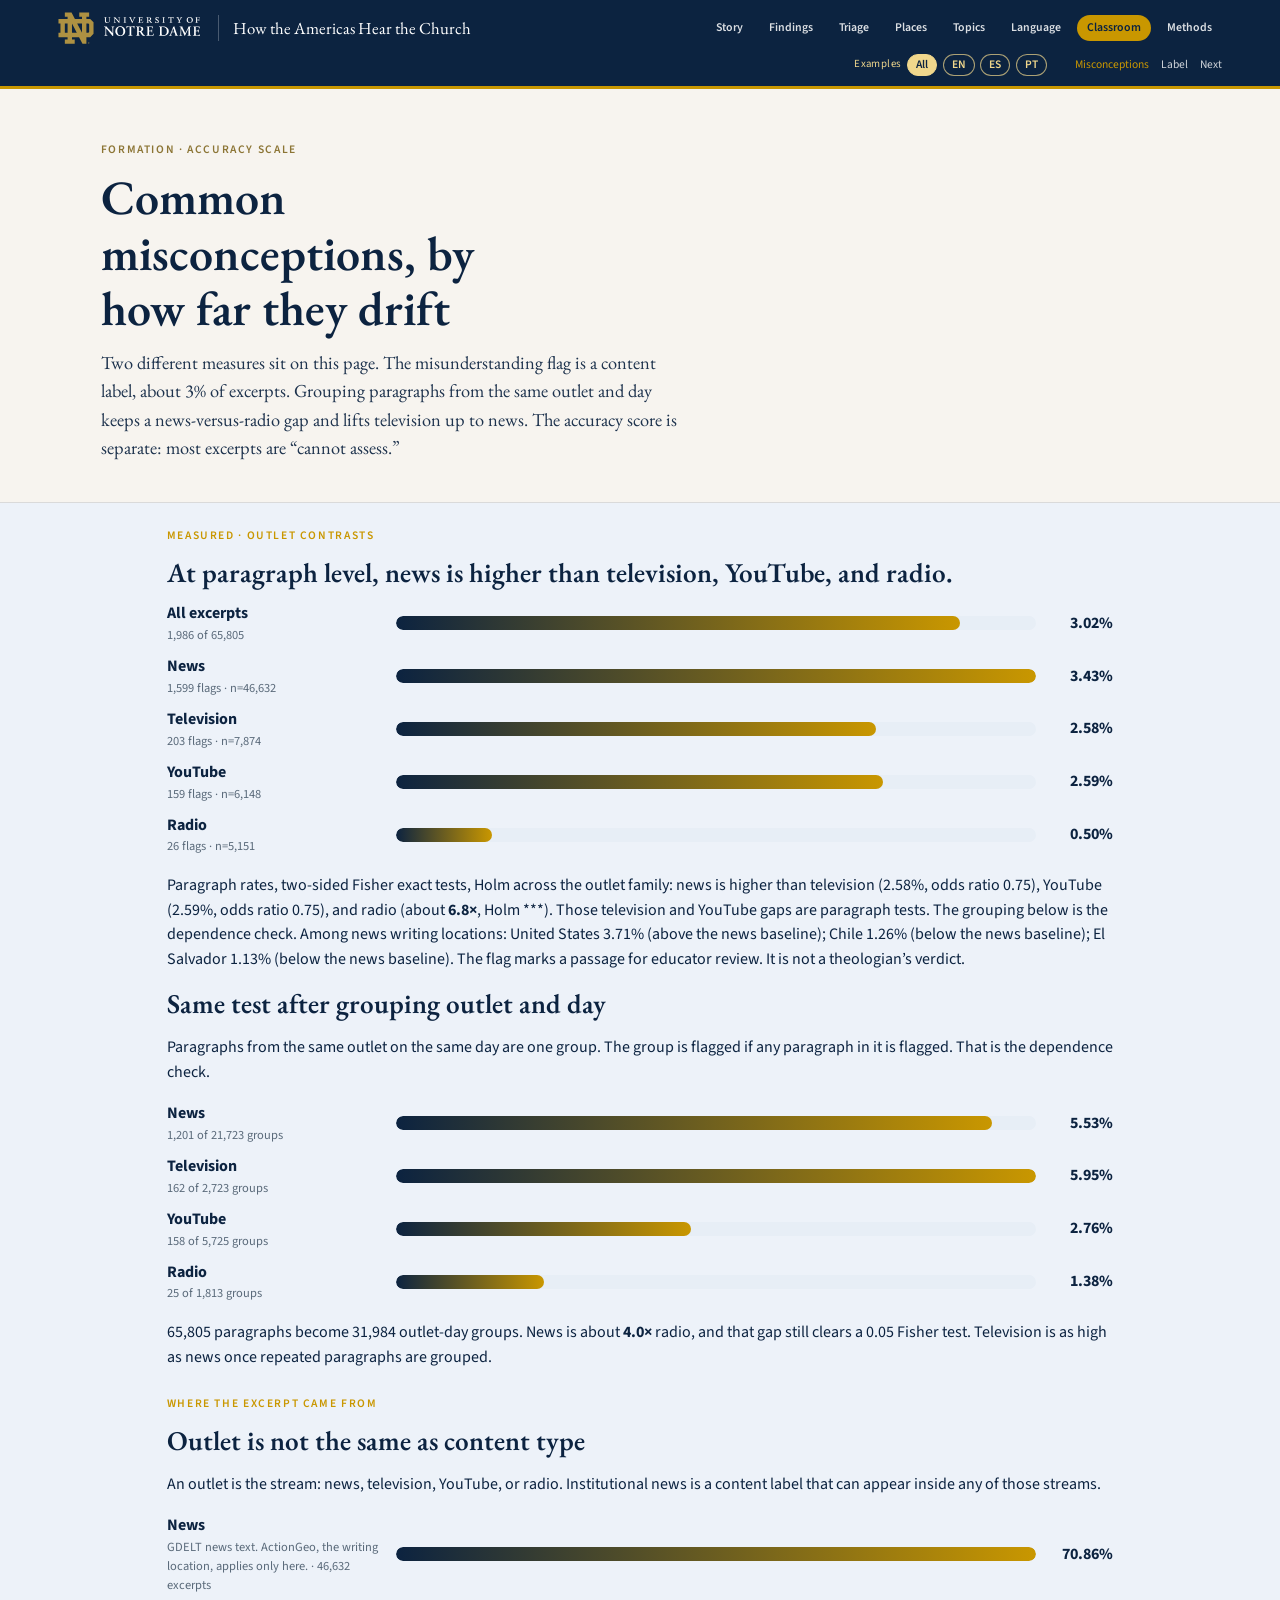
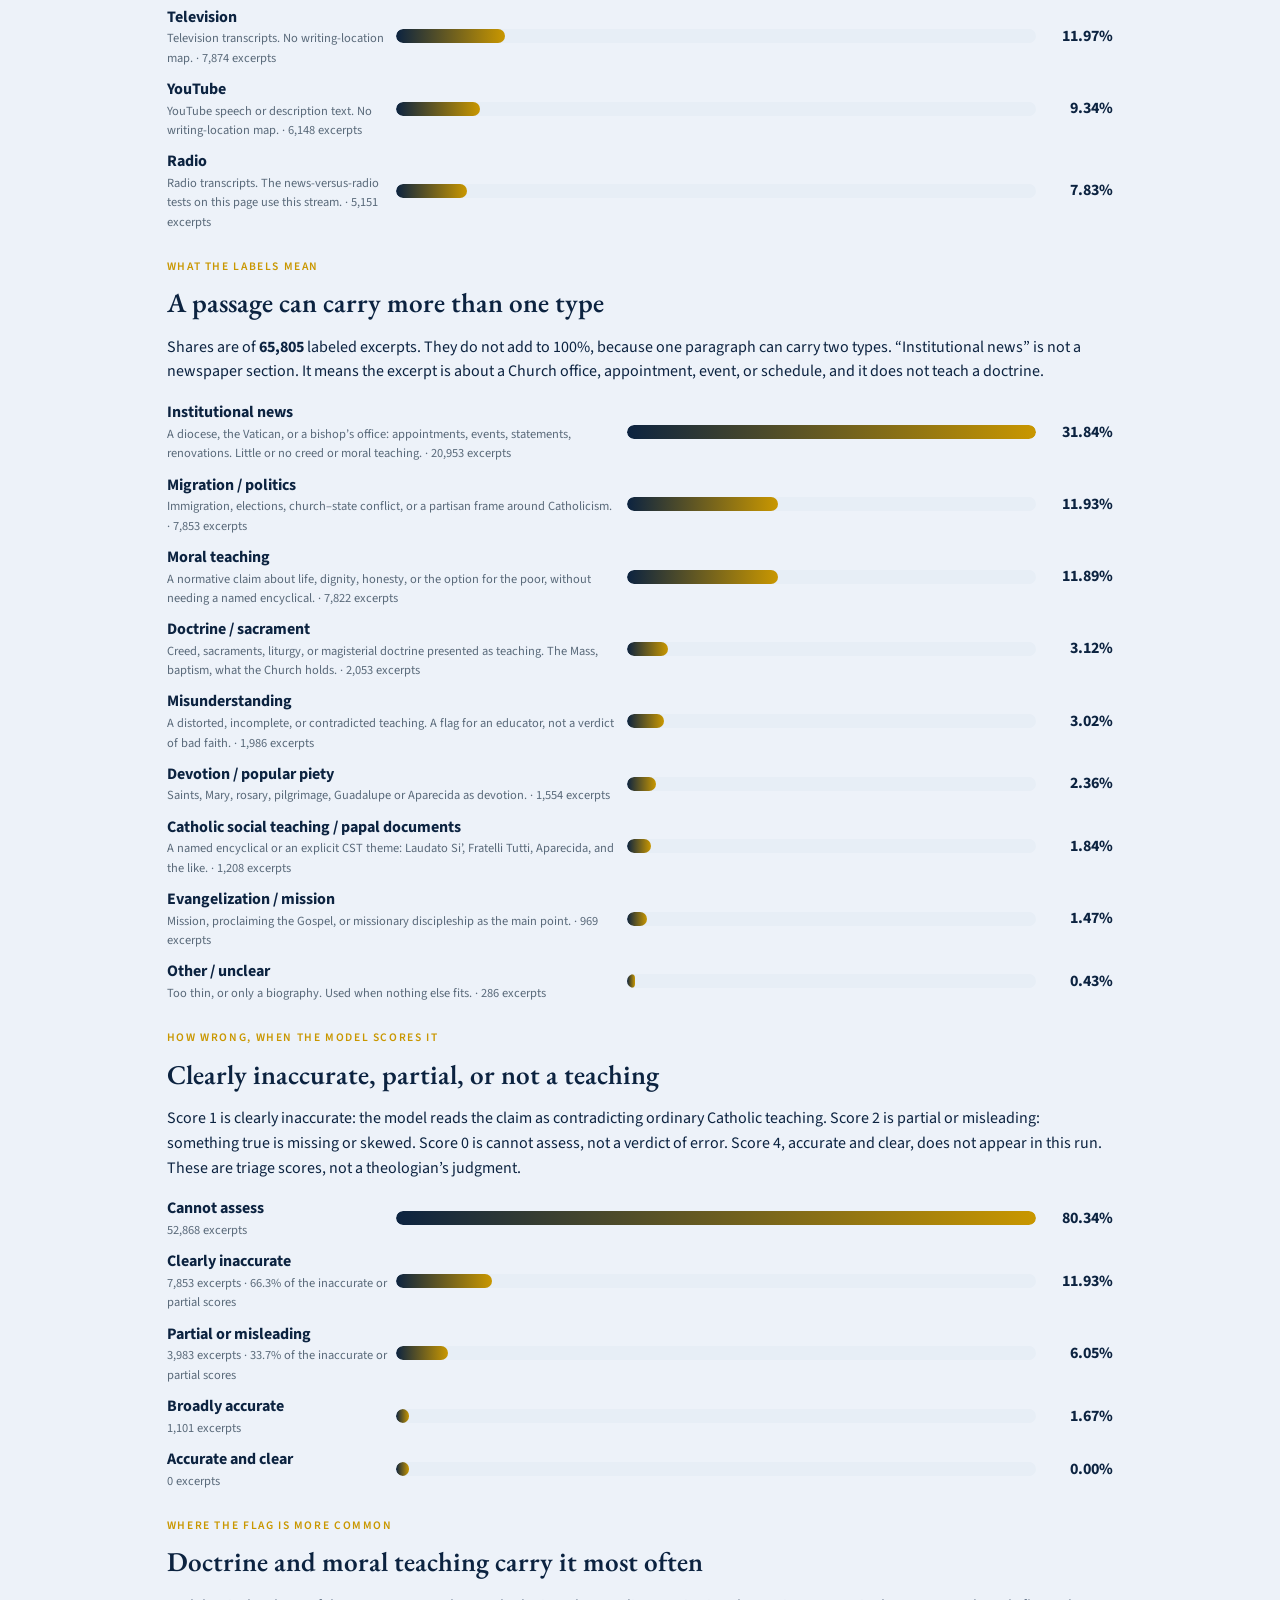
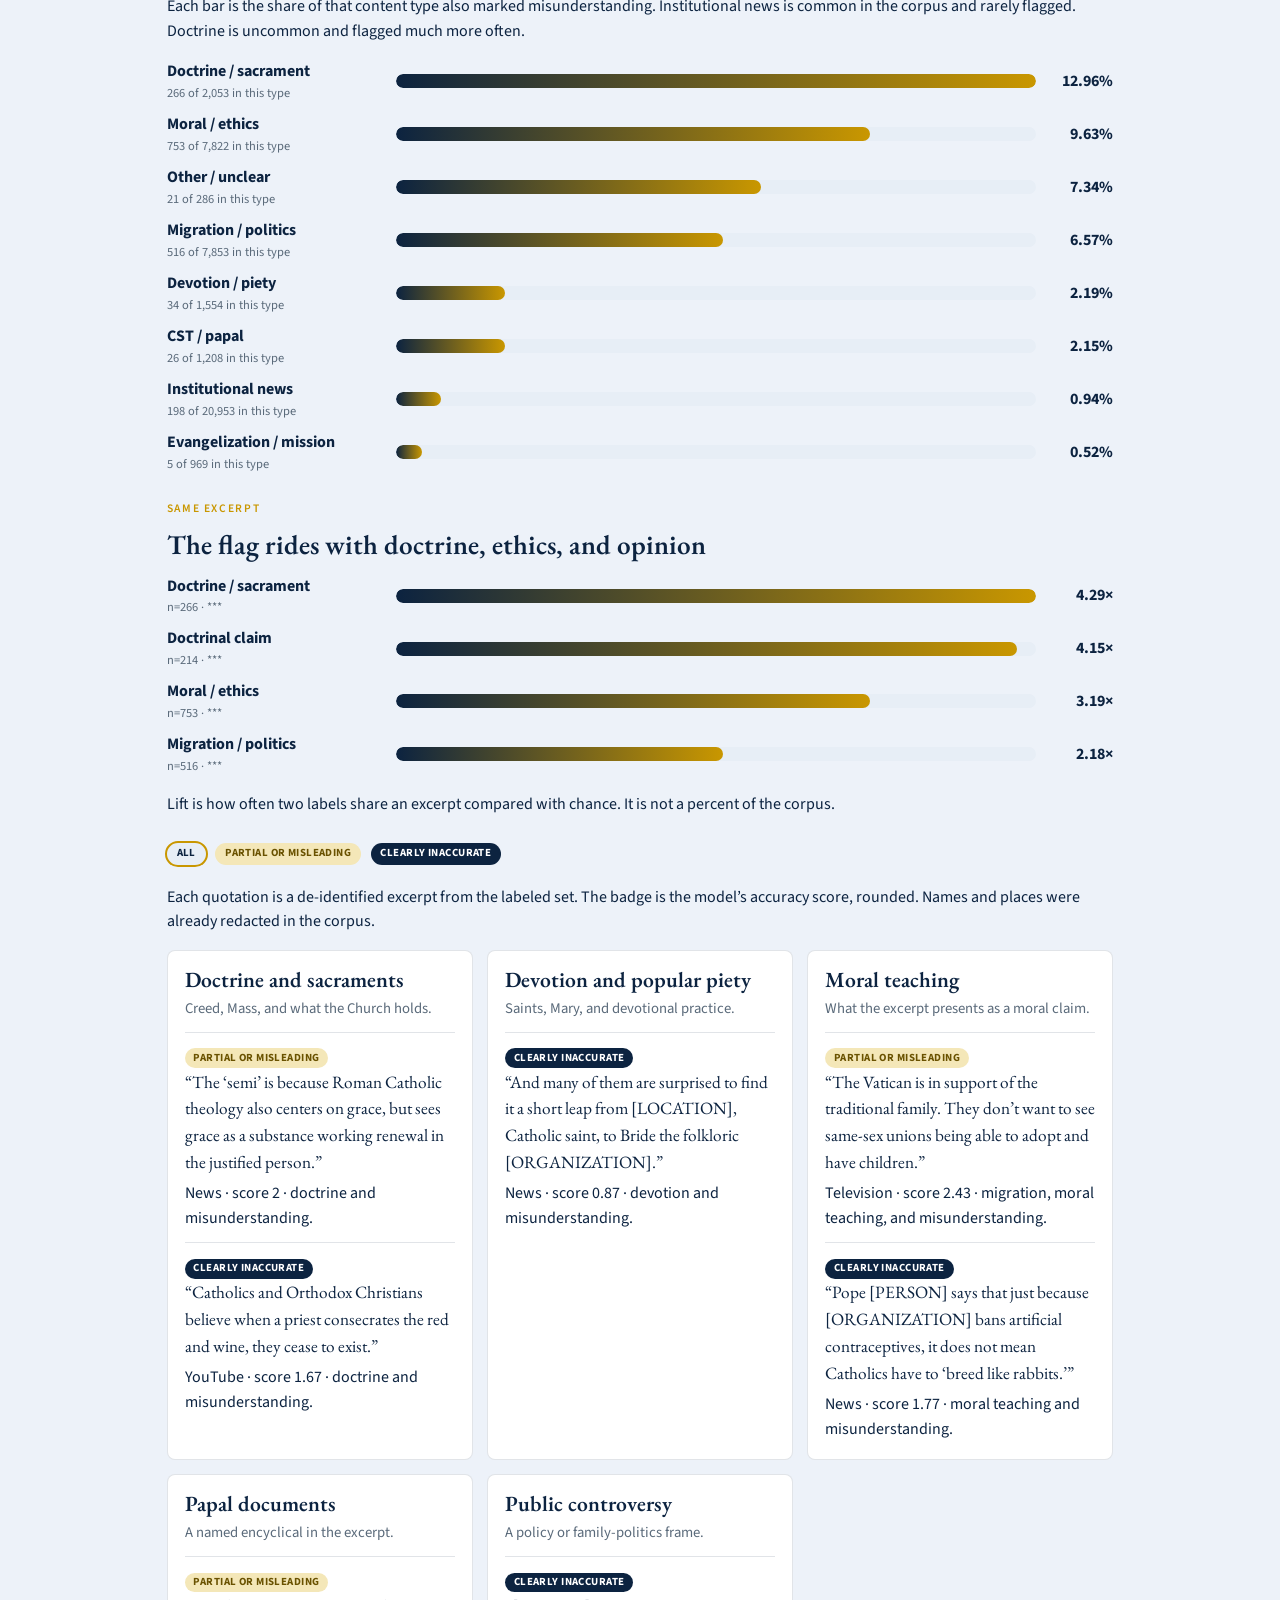
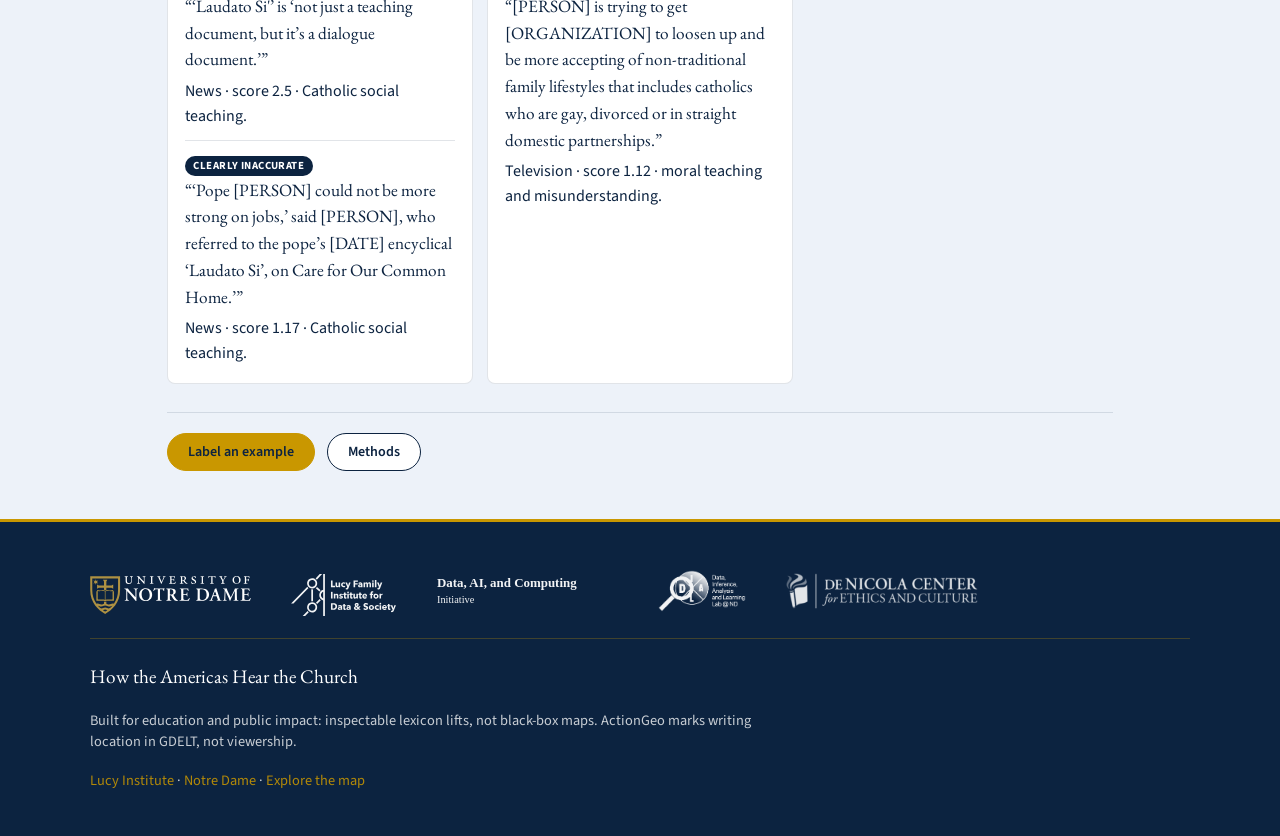
<file: viz/pages/misconceptions.html>
<!DOCTYPE html>
<html lang="en">
<head>
  <meta charset="utf-8" />
  <meta name="viewport" content="width=device-width, initial-scale=1" />
  <meta name="description" content="Common misconceptions about Catholic teaching, grouped by category and severity." />
  <title>Misconceptions · How the Americas Hear the Church · Notre Dame</title>
  <link rel="icon" type="image/svg+xml" href="../branding/nd-monogram.svg" />
  <link rel="preconnect" href="https://fonts.googleapis.com" />
  <link rel="preconnect" href="https://fonts.gstatic.com" crossorigin />
  <link href="https://fonts.googleapis.com/css2?family=EB+Garamond:ital,wght@0,400;0,500;0,600;0,700;1,400&family=Source+Sans+3:ital,wght@0,400;0,500;0,600;0,700&display=swap" rel="stylesheet" />
  <link rel="stylesheet" href="../css/site.css" />
</head>
<body class="mode-methods">
  <header class="nd-nav" role="banner">
    <div class="nd-nav__top">
      <a class="nd-nav__brand" href="index.html" aria-label="University of Notre Dame: home">
        <img class="nd-nav__mark" src="../branding/nd-monogram.svg" alt="" width="36" height="36" />
        <img class="nd-nav__wordmark" src="../branding/wordmark.svg" alt="University of Notre Dame" />
        <span class="nd-nav__site">How the Americas Hear the Church</span>
      </a>
      <nav class="nd-nav__pages" aria-label="Primary">
        <a href="index.html" id="nav-story">Story</a>
        <a href="findings.html" id="nav-findings">Findings</a>
        <a href="triage.html" id="nav-triage">Triage</a>
        <a href="explore.html#/places" id="tab-places">Places</a>
        <a href="explore.html#/topics" id="tab-topics">Topics</a>
        <a href="language.html" id="nav-language">Language</a>
        <a href="misconceptions.html" id="nav-classroom" class="is-active">Classroom</a>
        <a href="methods.html" id="nav-methods">Methods</a>
      </nav>
    </div>
    <div class="nd-nav__sub nd-nav__sub--simple">
      <div class="nav-langs" id="lang-switch" title="Filters example quotes. Does not translate this page.">
        <span>Examples</span>
        <button type="button" data-lang="all">All</button>
        <button type="button" data-lang="en">EN</button>
        <button type="button" data-lang="es">ES</button>
        <button type="button" data-lang="pt">PT</button>
      </div>
      <nav class="classroom-sub" aria-label="Classroom">
        <a href="misconceptions.html" id="nav-misconceptions" class="is-active">Misconceptions</a>
        <a href="label.html" id="nav-label">Label</a>
        <a href="next.html" id="nav-next">Next</a>
      </nav>
    </div>
  </header>

<main id="misconceptions" class="page">
  <header class="page-hero page-hero--paper">
    <div class="page-hero__inner">
      <p class="kicker">Formation · accuracy scale</p>
      <h1>Common misconceptions, by how far they drift</h1>
      <p class="lead">
        Two different measures sit on this page. The misunderstanding flag is a content label, about 3% of excerpts. Grouping paragraphs from the same outlet and day keeps a news-versus-radio gap and lifts television up to news. The accuracy score is separate: most excerpts are “cannot assess.”
      </p>
    </div>
  </header>

  <div class="mis-wrap">
    <section id="mis-sources" aria-label="Misunderstanding by source">
      <p class="kicker">Measured · outlet contrasts</p>
      <h2>At paragraph level, news is higher than television, YouTube, and radio.</h2>
      <div id="mis-source-bars"></div>
      <p id="mis-source-note" class="mis-note"></p>
      <h2>Same test after grouping outlet and day</h2>
      <p class="mis-note">Paragraphs from the same outlet on the same day are one group. The group is flagged if any paragraph in it is flagged. That is the dependence check.</p>
      <div id="mis-cluster-bars"></div>
      <p id="mis-cluster-note" class="mis-note"></p>
    </section>
    <section id="mis-outlets" aria-label="Outlet types">
      <p class="kicker">Where the excerpt came from</p>
      <h2>Outlet is not the same as content type</h2>
      <p class="mis-note" id="mis-outlet-note">An outlet is the stream: news, television, YouTube, or radio. Institutional news is a content label that can appear inside any of those streams.</p>
      <div id="mis-outlet-bars"></div>
    </section>
    <section id="mis-types" aria-label="Content types and definitions">
      <p class="kicker">What the labels mean</p>
      <h2>A passage can carry more than one type</h2>
      <p class="mis-note" id="mis-type-note">Shares are of the labeled excerpts. They do not add to 100%, because one paragraph can carry two types. “Institutional news” is not a newspaper section. It means the excerpt is about a Church office, appointment, event, or schedule, and it does not teach a doctrine.</p>
      <div id="mis-type-bars"></div>
    </section>
    <section id="mis-accuracy" aria-label="Accuracy score breakdown">
      <p class="kicker">How wrong, when the model scores it</p>
      <h2>Clearly inaccurate, partial, or not a teaching</h2>
      <p class="mis-note">Score 1 is clearly inaccurate: the model reads the claim as contradicting ordinary Catholic teaching. Score 2 is partial or misleading: something true is missing or skewed. Score 0 is cannot assess, not a verdict of error. Score 4, accurate and clear, does not appear in this run. These are triage scores, not a theologian’s judgment.</p>
      <div id="mis-accuracy-bars"></div>
    </section>
    <section id="mis-by-type" aria-label="Misunderstanding rate by content type">
      <p class="kicker">Where the flag is more common</p>
      <h2>Doctrine and moral teaching carry it most often</h2>
      <p class="mis-note">Each bar is the share of that content type also marked misunderstanding. Institutional news is common in the corpus and rarely flagged. Doctrine is uncommon and flagged much more often.</p>
      <div id="mis-by-type-bars"></div>
    </section>
    <section id="mis-company" aria-label="What travels with misunderstanding">
      <p class="kicker">Same excerpt</p>
      <h2>The flag rides with doctrine, ethics, and opinion</h2>
      <div id="mis-company-bars"></div>
      <p class="mis-note" id="mis-company-caption">Lift is how often two labels share an excerpt compared with chance. It is not a percent of the corpus.</p>
    </section>
    <div class="mis-legend" aria-label="Severity key">
      <button type="button" class="sev sev--all is-on" data-sev="all">All</button>
      <button type="button" class="sev sev--partial" data-sev="partial">Partial or misleading</button>
      <button type="button" class="sev sev--clear" data-sev="clear">Clearly inaccurate</button>
    </div>
    <p class="mis-note">Each quotation is a de-identified excerpt from the labeled set. The badge is the model’s accuracy score, rounded. Names and places were already redacted in the corpus.</p>
    <div class="mis-grid" id="mis-examples">
      <article class="mis-card">
        <h2>Doctrine and sacraments</h2>
        <p class="mis-note">Creed, Mass, and what the Church holds.</p>
        <div class="mis-item">
          <span class="sev sev--partial">Partial or misleading</span>
          <p class="quote">“The ‘semi’ is because Roman Catholic theology also centers on grace, but sees grace as a substance working renewal in the justified person.”</p>
          <p>News · score 2 · doctrine and misunderstanding.</p>
        </div>
        <div class="mis-item">
          <span class="sev sev--clear">Clearly inaccurate</span>
          <p class="quote">“Catholics and Orthodox Christians believe when a priest consecrates the red and wine, they cease to exist.”</p>
          <p>YouTube · score 1.67 · doctrine and misunderstanding.</p>
        </div>
      </article>

      <article class="mis-card">
        <h2>Devotion and popular piety</h2>
        <p class="mis-note">Saints, Mary, and devotional practice.</p>
        <div class="mis-item">
          <span class="sev sev--clear">Clearly inaccurate</span>
          <p class="quote">“And many of them are surprised to find it a short leap from [LOCATION], Catholic saint, to Bride the folkloric [ORGANIZATION].”</p>
          <p>News · score 0.87 · devotion and misunderstanding.</p>
        </div>
      </article>

      <article class="mis-card">
        <h2>Moral teaching</h2>
        <p class="mis-note">What the excerpt presents as a moral claim.</p>
        <div class="mis-item">
          <span class="sev sev--partial">Partial or misleading</span>
          <p class="quote">“The Vatican is in support of the traditional family. They don’t want to see same-sex unions being able to adopt and have children.”</p>
          <p>Television · score 2.43 · migration, moral teaching, and misunderstanding.</p>
        </div>
        <div class="mis-item">
          <span class="sev sev--clear">Clearly inaccurate</span>
          <p class="quote">“Pope [PERSON] says that just because [ORGANIZATION] bans artificial contraceptives, it does not mean Catholics have to ‘breed like rabbits.’”</p>
          <p>News · score 1.77 · moral teaching and misunderstanding.</p>
        </div>
      </article>

      <article class="mis-card">
        <h2>Papal documents</h2>
        <p class="mis-note">A named encyclical in the excerpt.</p>
        <div class="mis-item">
          <span class="sev sev--partial">Partial or misleading</span>
          <p class="quote">“‘Laudato Si'’ is ‘not just a teaching document, but it’s a dialogue document.’”</p>
          <p>News · score 2.5 · Catholic social teaching.</p>
        </div>
        <div class="mis-item">
          <span class="sev sev--clear">Clearly inaccurate</span>
          <p class="quote">“‘Pope [PERSON] could not be more strong on jobs,’ said [PERSON], who referred to the pope’s [DATE] encyclical ‘Laudato Si’, on Care for Our Common Home.’”</p>
          <p>News · score 1.17 · Catholic social teaching.</p>
        </div>
      </article>

      <article class="mis-card">
        <h2>Public controversy</h2>
        <p class="mis-note">A policy or family-politics frame.</p>
        <div class="mis-item">
          <span class="sev sev--clear">Clearly inaccurate</span>
          <p class="quote">“[PERSON] is trying to get [ORGANIZATION] to loosen up and be more accepting of non-traditional family lifestyles that includes catholics who are gay, divorced or in straight domestic partnerships.”</p>
          <p>Television · score 1.12 · moral teaching and misunderstanding.</p>
        </div>
      </article>
    </div>
    <p class="methods-cta-row">
      <a class="cta" href="label.html">Label an example</a>
      <a class="cta cta--ghost" href="methods.html">Methods</a>
    </p>
  </div>
</main>

<footer class="nd-footer" id="site-footer"></footer>
<script src="../data/triage-data.js" defer></script>
<script src="../js/misconceptions.js" defer></script>
<script src="../js/site.js" defer></script>
</body>
</html>
</file>
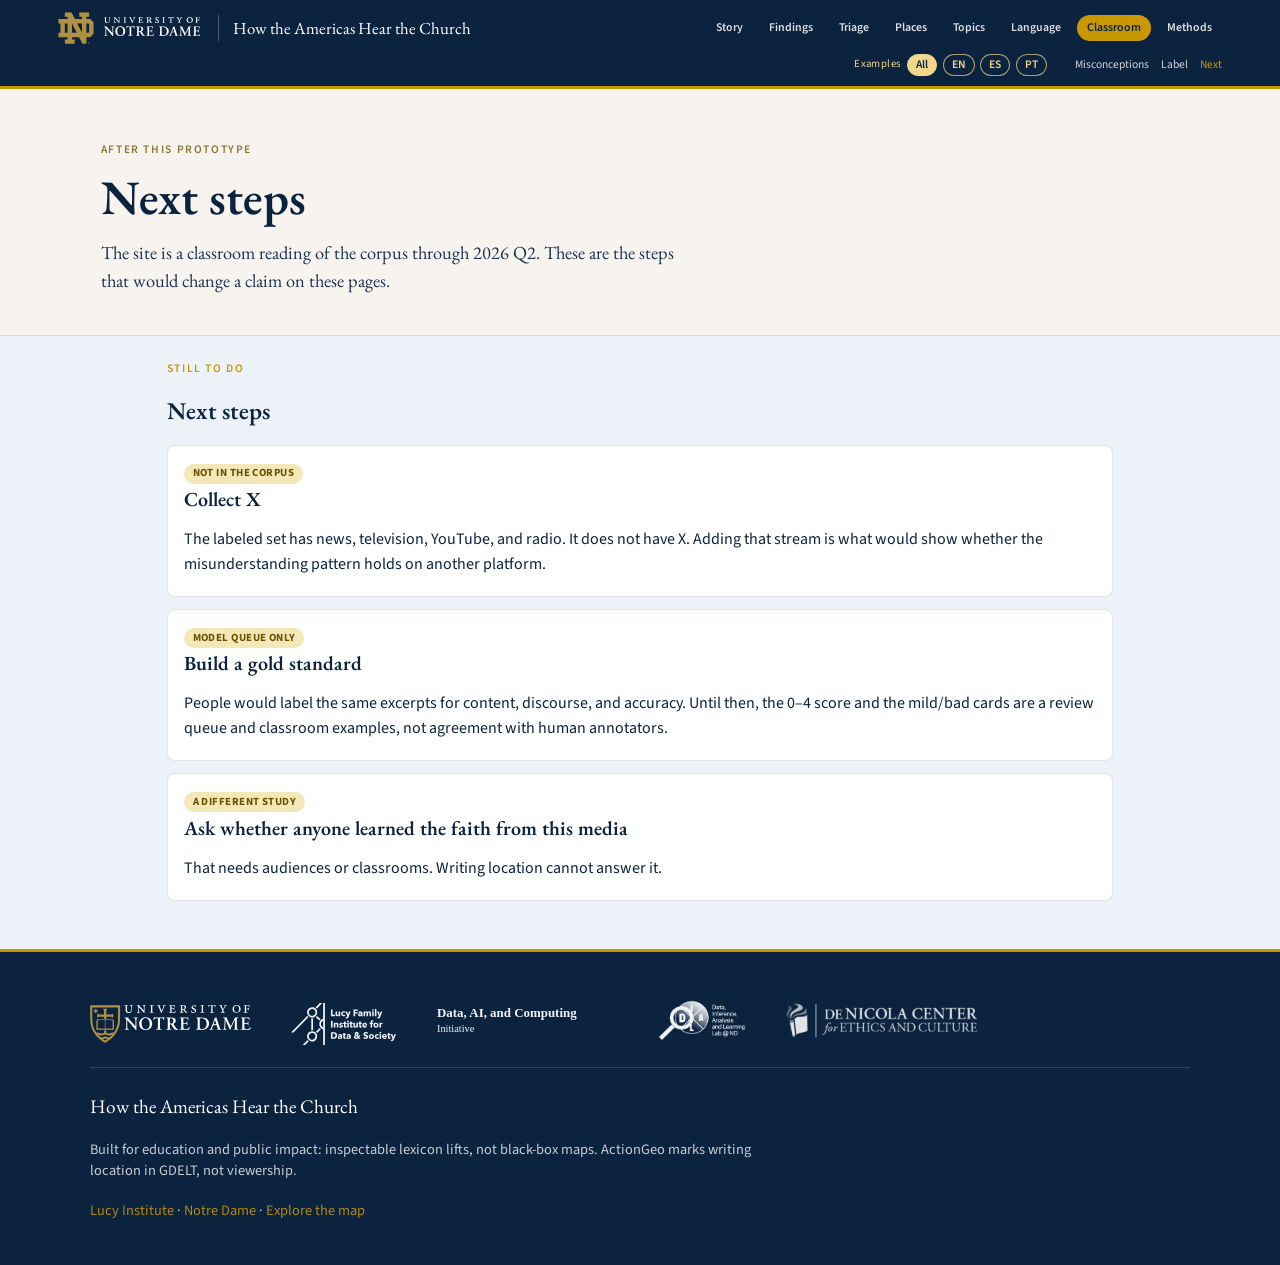
<file: viz/pages/next.html>
<!DOCTYPE html>
<html lang="en">
<head>
  <meta charset="utf-8" />
  <meta name="viewport" content="width=device-width, initial-scale=1" />
  <meta name="description" content="Next research steps for How the Americas Hear the Church." />
  <title>Next steps · How the Americas Hear the Church · Notre Dame</title>
  <link rel="icon" type="image/svg+xml" href="../branding/nd-monogram.svg" />
  <link rel="preconnect" href="https://fonts.googleapis.com" />
  <link rel="preconnect" href="https://fonts.gstatic.com" crossorigin />
  <link href="https://fonts.googleapis.com/css2?family=EB+Garamond:ital,wght@0,400;0,500;0,600;0,700;1,400&family=Source+Sans+3:ital,wght@0,400;0,500;0,600;0,700&display=swap" rel="stylesheet" />
  <link rel="stylesheet" href="../css/site.css" />
</head>
<body class="mode-methods">
  <header class="nd-nav" role="banner">
    <div class="nd-nav__top">
      <a class="nd-nav__brand" href="index.html" aria-label="University of Notre Dame: home">
        <img class="nd-nav__mark" src="../branding/nd-monogram.svg" alt="" width="36" height="36" />
        <img class="nd-nav__wordmark" src="../branding/wordmark.svg" alt="University of Notre Dame" />
        <span class="nd-nav__site">How the Americas Hear the Church</span>
      </a>
      <nav class="nd-nav__pages" aria-label="Primary">
        <a href="index.html" id="nav-story">Story</a>
        <a href="findings.html" id="nav-findings">Findings</a>
        <a href="triage.html" id="nav-triage">Triage</a>
        <a href="explore.html#/places" id="tab-places">Places</a>
        <a href="explore.html#/topics" id="tab-topics">Topics</a>
        <a href="language.html" id="nav-language">Language</a>
        <a href="misconceptions.html" id="nav-classroom" class="is-active">Classroom</a>
        <a href="methods.html" id="nav-methods">Methods</a>
      </nav>
    </div>
    <div class="nd-nav__sub nd-nav__sub--simple">
      <div class="nav-langs" id="lang-switch" title="Filters example quotes. Does not translate this page.">
        <span>Examples</span>
        <button type="button" data-lang="all">All</button>
        <button type="button" data-lang="en">EN</button>
        <button type="button" data-lang="es">ES</button>
        <button type="button" data-lang="pt">PT</button>
      </div>
      <nav class="classroom-sub" aria-label="Classroom">
        <a href="misconceptions.html" id="nav-misconceptions">Misconceptions</a>
        <a href="label.html" id="nav-label">Label</a>
        <a href="next.html" id="nav-next" class="is-active">Next</a>
      </nav>
    </div>
  </header>

<main id="next" class="page">
  <header class="page-hero page-hero--paper">
    <div class="page-hero__inner">
      <p class="kicker">After this prototype</p>
      <h1>Next steps</h1>
      <p class="lead">
        The site is a classroom reading of the corpus through 2026 Q2.
        These are the steps that would change a claim on these pages.
      </p>
    </div>
  </header>

  <div class="mis-wrap">
    <section id="pending-funding">
      <p class="kicker">Still to do</p>
      <h2>Next steps</h2>
      <div class="theory-list">
        <article>
          <p class="theory-verdict theory-verdict--open">Not in the corpus</p>
          <h3>Collect X</h3>
          <p>The labeled set has news, television, YouTube, and radio. It does not have X. Adding that stream is what would show whether the misunderstanding pattern holds on another platform.</p>
        </article>
        <article>
          <p class="theory-verdict theory-verdict--open">Model queue only</p>
          <h3>Build a gold standard</h3>
          <p>People would label the same excerpts for content, discourse, and accuracy. Until then, the 0–4 score and the mild/bad cards are a review queue and classroom examples, not agreement with human annotators.</p>
        </article>
        <article>
          <p class="theory-verdict theory-verdict--open">A different study</p>
          <h3>Ask whether anyone learned the faith from this media</h3>
          <p>That needs audiences or classrooms. Writing location cannot answer it.</p>
        </article>
      </div>
    </section>
  </div>
</main>

<footer class="nd-footer" id="site-footer"></footer>
<script src="../js/site.js" defer></script>
</body>
</html>
</file>
<file: viz/css/site.css>
/* Notre Dame theme: aligned with us_peh_website tokens; no login gate */
:root {
  --nd-blue: #0c2340;
  --nd-gold: #c99700;
  --nd-gold-muted: #ae9142;
  --nd-medium-blue: #143865;
  --nd-bright-blue: #1c4f8f;
  --nd-sky: #edf2f9;
  --nd-sky-mid: #e1e8f2;
  --nd-warm-white: #f7f4ef;
  --nd-bright-gold: #d39f10;
  --nd-dark-gold: #8c7535;
  --nd-irish-green: #0a843d;

  --ink: var(--nd-blue);
  --muted: #5a6a7a;
  --gold: var(--nd-gold);
  --coral: #c45c26;
  --sea: var(--nd-bright-blue);
  --sage: var(--nd-irish-green);
  --panel: rgba(247, 244, 239, 0.96);
  --line: rgba(12, 35, 64, 0.12);
  --nav-h: 64px;
  --font-serif: "EB Garamond", Georgia, "Times New Roman", serif;
  --font-sans: "Source Sans 3", Arial, Helvetica, sans-serif;
}
body.mode-explore {
  --nav-h: 108px;
}

* { box-sizing: border-box; }
html {
  scroll-behavior: smooth;
  height: 100%;
  scroll-padding-top: calc(var(--nav-h) + 12px);
}
html, body { margin: 0; min-height: 100%; }
body {
  font-family: var(--font-sans);
  font-weight: 400;
  color: var(--nd-blue);
  background: var(--nd-sky);
  line-height: 1.55;
  -webkit-font-smoothing: antialiased;
}
body.mode-explore {
  display: flex;
  flex-direction: column;
  height: 100dvh;
  overflow: hidden;
  background: #071018;
}
button, select, input { font: inherit; color: inherit; }
button { cursor: pointer; }
::selection {
  background: #f0d78c;
  color: #0c2340;
}
a::selection {
  background: #f0d78c;
  color: #0c2340;
}

h1, h2, h3, .display {
  font-family: var(--font-serif);
  font-weight: 600;
  line-height: 1.15;
  color: var(--nd-blue);
}

/* -- ND header -- */
.nd-nav {
  position: sticky; z-index: 1200; top: 0;
  background: var(--nd-blue);
  color: #fff;
  border-bottom: 3px solid var(--nd-gold);
}
.nd-nav__top {
  display: flex; align-items: center; gap: 14px;
  padding: 10px 18px 8px;
  max-width: 1200px; margin: 0 auto;
}
.nd-nav__brand {
  display: flex; align-items: center; gap: 10px;
  text-decoration: none; color: #fff;
}
.nd-nav__mark { height: 36px; width: auto; }
.nd-nav__wordmark { height: 22px; width: auto; filter: brightness(0) invert(1); }
.nd-nav__site {
  font-family: var(--font-serif);
  font-size: 1.05rem;
  margin-left: 8px;
  padding-left: 14px;
  border-left: 1px solid rgba(255,255,255,.25);
}
.nd-nav__pages {
  margin-left: auto;
  display: flex; gap: 6px; flex-wrap: wrap;
}
.nd-nav__pages a,
.nd-nav__pages button {
  border: 1px solid transparent;
  background: transparent;
  color: rgba(255,255,255,.85);
  border-radius: 999px;
  padding: 6px 9px;
  font: 600 0.74rem/1 var(--font-sans);
  text-decoration: none;
}
.nd-nav__pages a:hover,
.nd-nav__pages button:hover { color: var(--nd-gold); }
.nd-nav__pages a.is-active,
.nd-nav__pages button.is-active {
  background: var(--nd-gold);
  color: var(--nd-blue);
}
.nd-nav__sub {
  display: none;
  align-items: center; gap: 10px;
  padding: 0 18px 10px;
  max-width: 1200px; margin: 0 auto;
}
.nd-nav__sub--simple {
  display: flex;
  justify-content: flex-end;
  align-items: center;
  gap: 16px;
}
body.mode-explore .nd-nav__sub { display: flex; }
body.mode-explore .nd-nav__sub--simple { display: none; }
.nd-nav__sub .nav-search { flex: 1; max-width: 380px; position: relative; }
.nd-nav__sub input {
  width: 100%;
  background: rgba(255,255,255,.08);
  border: 1px solid rgba(255,255,255,.2);
  border-radius: 999px;
  padding: 7px 32px 7px 14px;
  color: #fff; outline: none;
}
.nd-nav__sub input::placeholder { color: rgba(255,255,255,.45); }
.nd-nav__sub input:focus { border-color: var(--nd-gold); }
.search-clear {
  position: absolute; right: 8px; top: 50%; transform: translateY(-50%);
  border: 0; background: none; color: rgba(255,255,255,.6); padding: 4px 6px; display: none;
}
.nav-search.has-query .search-clear { display: block; }
.search-menu {
  display: none; position: absolute; top: calc(100% + 6px); left: 0; right: 0;
  background: #fff; color: var(--nd-blue);
  border: 1px solid var(--line); border-radius: 12px;
  max-height: min(360px, 50vh); overflow: auto;
  box-shadow: 0 18px 50px rgba(12,35,64,.2);
  z-index: 1300;
}
.search-menu.open { display: block; }
.search-item {
  display: block; width: 100%; text-align: left;
  border: 0; background: none; padding: 9px 12px;
  border-bottom: 1px solid var(--line); color: var(--nd-blue);
}
.search-item:hover, .search-item.on { background: rgba(201,151,0,.12); }
.search-item b { display: block; font-weight: 600; }
.search-item span { color: var(--muted); font-size: 0.7rem; }
.nav-langs {
  display: flex; align-items: center; gap: 0.35rem;
  font-size: 0.68rem; letter-spacing: .04em; color: #f0d78c; white-space: nowrap;
  position: relative; z-index: 2;
}
.nav-langs b { color: var(--nd-gold); }
#lang-switch button,
.lang-btn {
  border: 1px solid rgba(240,215,140,.7);
  background: #0c2340;
  color: #f0d78c;
  padding: 4px 8px;
  border-radius: 999px;
  cursor: pointer;
  font: 600 0.72rem/1 var(--font-sans);
}
#lang-switch button:hover,
.lang-btn:hover { color: #fff; border-color: #fff; }
#lang-switch button.is-on,
.lang-btn.is-active,
.lang-btn.is-on {
  background: #f0d78c;
  color: #0c2340;
  border-color: #f0d78c;
}
#lang-switch button.is-on b,
.lang-btn.is-active b,
.lang-btn.is-on b { color: #0c2340; }
.story-path {
  display: flex; flex-wrap: wrap; gap: 0.65rem 1.1rem; justify-content: center;
  padding: 0.85rem 1.25rem; background: #0c2340; border-bottom: 1px solid rgba(240,215,140,.35);
}
.story-path a { color: #f0d78c; font-size: 0.82rem; letter-spacing: .04em; text-decoration: none; }
.story-path a:hover { color: #fff; }
.classroom-sub { display: flex; gap: 12px; margin-left: 12px; }
.classroom-sub a { color: rgba(255,255,255,.8); font-size: 0.72rem; text-decoration: none; }
.classroom-sub a.is-active { color: var(--nd-gold); }
.nav-qap { color: rgba(255,255,255,.55); font-size: 0.68rem; max-width: 280px; text-align: right; overflow: hidden; text-overflow: ellipsis; white-space: nowrap; }

/* -- Pages (one HTML each; mode-* is body class for chrome) -- */
#storyboard, #findings, #methods { display: block; }
body.mode-explore #site-footer { display: none; }

#explore-loading {
  position: fixed;
  z-index: 2000;
  left: 50%;
  top: calc(var(--nav-h) + 1.25rem);
  transform: translateX(-50%);
  background: var(--nd-blue);
  color: #fff;
  border: 1px solid var(--nd-gold);
  border-radius: 999px;
  padding: 0.55rem 1.1rem;
  font: 600 0.85rem/1 var(--font-sans);
  box-shadow: 0 10px 28px rgba(12,35,64,.25);
}
#explore-loading[hidden] { display: none !important; }

/* Explorer (explore.html only) */
#explorer {
  position: relative;
  flex: 1 1 auto;
  min-height: 0;
  z-index: 900;
  display: block;
  background: #071018;
  overflow: hidden;
}
body.view-topics #explorer {
  overflow-y: auto;
  overflow-x: hidden;
  scroll-behavior: smooth;
}
#topic-intro {
  display: none;
  position: relative;
  z-index: 5;
  padding: 2.4rem 1.5rem 2rem;
  background:
    radial-gradient(ellipse 70% 80% at 15% 0%, rgba(201, 151, 0, 0.16), transparent 55%),
    linear-gradient(180deg, #0c2340 0%, #0a1624 100%);
  border-bottom: 1px solid rgba(201, 151, 0, 0.28);
  color: #e8eef5;
}
body.view-topics #topic-intro { display: block; }
#topic-intro[hidden] { display: none !important; }
.topic-intro__inner {
  max-width: 42rem;
  margin: 0 auto;
}
#topic-intro .kicker {
  margin: 0 0 0.45rem;
  color: var(--nd-gold);
  font-size: 0.72rem;
  letter-spacing: 0.1em;
  text-transform: uppercase;
}
#topic-intro h1 {
  margin: 0 0 0.75rem;
  color: #fff6d6;
  font-size: clamp(1.55rem, 3.2vw, 2.15rem);
  max-width: 18ch;
}
#topic-intro .lead {
  margin: 0 0 1rem;
  font-family: var(--font-serif);
  font-size: 1.08rem;
  line-height: 1.45;
  color: rgba(232, 238, 245, 0.92);
}
#topic-intro .lead strong { color: #fff6d6; font-weight: 600; }
.topic-intro__keys {
  margin: 0 0 1.25rem;
  padding: 0;
  list-style: none;
  display: grid;
  gap: 0.45rem;
}
.topic-intro__keys li {
  font-size: 0.9rem;
  line-height: 1.4;
  color: rgba(232, 238, 245, 0.82);
  padding-left: 0.85rem;
  border-left: 3px solid var(--nd-gold);
}
.topic-intro__keys b { color: #fff6d6; }
#topic-intro .cta {
  border: 1px solid var(--nd-gold);
  background: rgba(201, 151, 0, 0.22);
  color: #fff6d6;
  border-radius: 999px;
  padding: 0.7rem 1.15rem;
  font: 600 0.85rem/1 var(--font-sans);
}
#topic-intro .cta:hover { background: rgba(201, 151, 0, 0.38); }
#topic-stage {
  position: relative;
  width: 100%;
  height: 100%;
  min-height: 100%;
}
body.view-topics #topic-stage {
  height: calc(100vh - var(--nav-h));
  min-height: 640px;
}
a.cta {
  display: inline-flex;
  align-items: center;
  justify-content: center;
  text-decoration: none;
}
a.act {
  text-decoration: none;
  color: inherit;
}

.reveal {
  opacity: 0;
  transform: translateY(18px);
  transition: opacity .7s cubic-bezier(.22,1,.36,1), transform .7s cubic-bezier(.22,1,.36,1);
}
.reveal.is-visible { opacity: 1; transform: none; }
@media (prefers-reduced-motion: reduce) {
  .reveal { opacity: 1; transform: none; transition: none; }
  .hook__fragments span { animation: none !important; }
  .hook__pin--cl { animation: none !important; }
  .meter__track i { transition: none; width: var(--w) !important; }
}

.hook {
  position: relative;
  min-height: calc(100vh - var(--nav-h));
  display: flex;
  align-items: center;
  padding: 4rem 1.5rem 4.5rem;
  background:
    radial-gradient(ellipse 70% 50% at 82% 18%, color-mix(in srgb, var(--nd-gold) 22%, transparent), transparent 58%),
    radial-gradient(ellipse 50% 42% at 12% 85%, color-mix(in srgb, var(--nd-bright-blue) 38%, transparent), transparent 55%),
    var(--nd-blue);
  color: #fff;
  overflow: hidden;
}
.hook__map {
  position: absolute;
  right: -4%;
  top: 50%;
  transform: translateY(-48%);
  width: min(52vw, 560px);
  opacity: .22;
  pointer-events: none;
}
.hook__land {
  fill: color-mix(in srgb, #fff 18%, transparent);
  stroke: color-mix(in srgb, var(--nd-gold) 55%, transparent);
  stroke-width: 1.2;
}
.hook__pin { fill: var(--nd-gold); opacity: .85; }
.hook__pin--cl {
  fill: #fff;
  stroke: var(--nd-gold);
  stroke-width: 2;
  transform-origin: 248px 318px;
  animation: pin-pulse 2.8s ease-in-out infinite;
}
.hook__pin-label {
  fill: var(--nd-gold);
  font-family: var(--font-serif);
  font-size: 14px;
  font-weight: 600;
}
@keyframes pin-pulse {
  0%, 100% { transform: scale(1); opacity: 1; }
  50% { transform: scale(1.35); opacity: .75; }
}
.hook__fragments {
  position: absolute; inset: 0;
  pointer-events: none; user-select: none;
  overflow: hidden;
}
.hook__fragments span {
  position: absolute;
  font-family: var(--font-serif);
  font-size: clamp(1rem, 2.2vw, 1.55rem);
  color: #fff;
  opacity: .11;
  white-space: nowrap;
  animation: drift 28s linear infinite;
}
.hook__fragments span:nth-child(1)  { top: 8%;  left: 4%;  animation-duration: 32s; }
.hook__fragments span:nth-child(2)  { top: 16%; left: 55%; animation-duration: 26s; animation-delay: -4s; }
.hook__fragments span:nth-child(3)  { top: 28%; left: 18%; animation-duration: 34s; animation-delay: -8s; }
.hook__fragments span:nth-child(4)  { top: 38%; left: 68%; animation-duration: 24s; animation-delay: -2s; }
.hook__fragments span:nth-child(5)  { top: 48%; left: 8%;  animation-duration: 30s; animation-delay: -12s; }
.hook__fragments span:nth-child(6)  { top: 58%; left: 42%; animation-duration: 28s; animation-delay: -6s; }
.hook__fragments span:nth-child(7)  { top: 68%; left: 62%; animation-duration: 36s; animation-delay: -10s; }
.hook__fragments span:nth-child(8)  { top: 78%; left: 22%; animation-duration: 25s; animation-delay: -3s; }
.hook__fragments span:nth-child(9)  { top: 12%; left: 78%; animation-duration: 29s; animation-delay: -14s; }
.hook__fragments span:nth-child(10) { top: 88%; left: 48%; animation-duration: 33s; animation-delay: -7s; }
.hook__fragments span:nth-child(11) { top: 42%; left: 32%; animation-duration: 27s; animation-delay: -9s; }
.hook__fragments span:nth-child(12) { top: 72%; left: 80%; animation-duration: 31s; animation-delay: -5s; }
@keyframes drift {
  0% { transform: translateY(0); }
  50% { transform: translateY(-18px); }
  100% { transform: translateY(0); }
}
.hook__inner {
  position: relative; z-index: 1;
  width: min(100%, 42rem);
  margin: 0 auto 0 6vw;
}
.hook__brand {
  display: flex; align-items: center; gap: 14px;
  margin: 0 0 1.35rem;
}
.hook__brand img { width: 52px; height: 52px; }
.hook__brand-line {
  margin: 0;
  font-family: var(--font-serif);
  font-size: 1.15rem;
  font-weight: 600;
  color: #fff;
  letter-spacing: .01em;
}
.hook__brand-sub {
  margin: .15rem 0 0;
  font-size: .72rem;
  letter-spacing: .1em;
  text-transform: uppercase;
  color: color-mix(in srgb, var(--nd-gold) 85%, #fff);
}
.kicker {
  text-transform: uppercase; letter-spacing: .14em;
  font-size: 0.72rem; font-weight: 600;
  color: var(--nd-gold); margin: 0 0 0.75rem;
}
.hook__title {
  color: #fff;
  font-size: clamp(2.4rem, 6vw, 4.1rem);
  margin: 0 0 0.75rem;
  max-width: 14ch;
  line-height: 1.08;
}
.hook__subtitle {
  font-family: var(--font-serif);
  font-style: italic;
  font-weight: 500;
  color: var(--nd-gold);
  font-size: clamp(1.15rem, 2vw, 1.45rem);
  margin: 0 0 1.1rem;
  max-width: 32rem;
  line-height: 1.35;
}
.hook__pitch {
  font-family: var(--font-serif);
  color: color-mix(in srgb, #fff 92%, var(--nd-gold));
  font-size: clamp(1.05rem, 1.8vw, 1.22rem);
  max-width: 34rem;
  margin: 0 0 1.5rem;
  line-height: 1.45;
}
.hook__ctas {
  display: flex; flex-wrap: wrap; align-items: center; gap: 14px 20px;
}
.cta {
  border-radius: 999px; padding: 11px 20px;
  font: 600 0.88rem/1 var(--font-sans);
  border: 1px solid var(--nd-gold);
  background: var(--nd-gold); color: var(--nd-blue);
  transition: filter .2s, transform .2s;
}
.cta:hover { filter: brightness(1.06); transform: translateY(-1px); }
.cta--ghost {
  background: transparent; color: #fff; border-color: rgba(255,255,255,.35);
}
.cta--ghost:hover { border-color: var(--nd-gold); color: var(--nd-gold); }
/* Light surfaces: ghost CTAs need navy ink, not hero white */
.chapter--sky .cta--ghost,
.chapter--paper .cta--ghost,
.page-hero--paper .cta--ghost,
.figboard .cta--ghost,
.f-card .cta--ghost {
  color: var(--nd-blue);
  border-color: var(--nd-blue);
  background: transparent;
}
.chapter--sky .cta--ghost:hover,
.chapter--paper .cta--ghost:hover,
.page-hero--paper .cta--ghost:hover,
.figboard .cta--ghost:hover,
.f-card .cta--ghost:hover {
  color: var(--nd-dark-gold);
  border-color: var(--nd-gold);
}
.page-hero:not(.page-hero--paper) .cta--ghost {
  color: #fff;
  border-color: rgba(255,255,255,.55);
  background: transparent;
}
.page-hero:not(.page-hero--paper) .cta--ghost:hover {
  color: #f0d78c;
  border-color: #f0d78c;
}
.page-hero .cta { margin: 0; }
.cta-scroll {
  color: var(--nd-gold);
  text-decoration: none;
  border-bottom: 1px solid var(--nd-gold);
  padding: .3rem 0;
  font-size: .95rem;
  background: none; border-top: 0; border-left: 0; border-right: 0;
}
.cta-scroll:hover { color: #fff; border-color: #fff; }

.story-band {
  padding: 1.15rem 1.5rem 1.35rem;
  background: var(--nd-blue);
  border-top: 1px solid color-mix(in srgb, var(--nd-gold) 40%, transparent);
  border-bottom: 1px solid color-mix(in srgb, var(--nd-gold) 25%, transparent);
  color: #fff;
}
.story-band--rq {
  padding: 1.5rem 1.5rem 1.85rem;
}
.story-band__inner {
  max-width: 52rem;
  margin: 0 auto;
}
.story-band__kicker {
  margin: 0 0 .35rem;
  font-size: .72rem; letter-spacing: .14em; text-transform: uppercase;
  color: var(--nd-gold); font-weight: 600;
}
.story-band__line {
  margin: 0; max-width: 48rem;
  font-family: var(--font-serif);
  font-size: clamp(1.12rem, 2.2vw, 1.35rem); line-height: 1.4; opacity: .95;
}
.story-band__sub {
  margin: 1.15rem 0 0.55rem;
  font-size: .68rem; letter-spacing: .12em; text-transform: uppercase;
  color: color-mix(in srgb, var(--nd-gold) 75%, #fff);
  font-weight: 600;
}
.rq-list {
  margin: 0;
  padding: 0;
  list-style: none;
  display: grid;
  gap: 0.65rem;
  max-width: 52rem;
}
.rq-list li {
  display: grid;
  grid-template-columns: 7.25rem 1fr;
  gap: 0.75rem 1rem;
  align-items: baseline;
  padding: 0.55rem 0 0.55rem 0.85rem;
  border-left: 3px solid var(--nd-gold);
  font-size: 0.92rem;
  line-height: 1.45;
  color: rgba(255, 255, 255, 0.9);
}
.rq-list__tag {
  font-size: 0.68rem;
  font-weight: 700;
  letter-spacing: 0.1em;
  text-transform: uppercase;
  color: var(--nd-gold);
}
.rq-list__body { display: block; }
.rq-list__links {
  display: flex;
  flex-wrap: wrap;
  gap: 0.4rem;
  margin-top: 0.55rem;
}
.rq-list__links a,
.story-band a {
  color: var(--nd-gold);
  text-decoration: none;
  border-bottom: 1px solid color-mix(in srgb, var(--nd-gold) 55%, transparent);
  font-weight: 600;
}
.rq-list__links a {
  display: inline-flex;
  align-items: center;
  padding: 0.22rem 0.55rem;
  border: 1px solid color-mix(in srgb, var(--nd-gold) 55%, transparent);
  border-radius: 999px;
  border-bottom-style: solid;
  font-size: 0.78rem;
  letter-spacing: 0.02em;
  background: color-mix(in srgb, var(--nd-gold) 12%, transparent);
}
.rq-list__links a:hover,
.story-band a:hover {
  color: #fff;
  border-color: #fff;
  background: color-mix(in srgb, var(--nd-gold) 22%, transparent);
}
@media (max-width: 640px) {
  .rq-list li { grid-template-columns: 1fr; gap: 0.2rem; }
}

.chapter { padding: 4.25rem 1.5rem; }
.chapter__inner { max-width: 900px; margin: 0 auto; }
.chapter--split .chapter__inner {
  max-width: 1100px;
  display: grid; gap: 2.25rem;
  grid-template-columns: 1.15fr 0.85fr;
  align-items: start;
}
.chapter--center .chapter__inner { text-align: center; max-width: 40rem; }
.chapter--center .lead { margin-left: auto; margin-right: auto; }
@media (max-width: 860px) {
  .chapter--split .chapter__inner { grid-template-columns: 1fr; }
  .hook__map { opacity: .12; width: 70vw; right: -18%; }
  .hook__inner { margin-left: 0; }
}
.chapter--sky { background: var(--nd-sky); }
.chapter--paper { background: var(--nd-warm-white); }
.chapter--navy {
  background:
    radial-gradient(ellipse 55% 45% at 90% 10%, color-mix(in srgb, var(--nd-gold) 14%, transparent), transparent 55%),
    var(--nd-blue);
  color: #fff;
}
.chapter--navy h2, .chapter--navy h3 { color: #fff; }
.chapter--navy p { color: rgba(255,255,255,.88); }
.chapter--navy .kicker { color: var(--nd-gold); }
.chapter--navy a:not(.cta):not(.act) {
  color: var(--nd-gold);
  text-decoration: none;
  border-bottom: 1px solid color-mix(in srgb, var(--nd-gold) 50%, transparent);
}
.chapter--navy a:not(.cta):not(.act):hover {
  color: #fff;
  border-bottom-color: #fff;
}
.chapter--navy code {
  color: var(--nd-gold);
  background: color-mix(in srgb, #000 22%, transparent);
  padding: 0.08rem 0.35rem;
  border-radius: 3px;
  font-size: 0.9em;
}
.chapter-link {
  color: var(--nd-dark-gold);
  font-weight: 600;
  text-decoration: none;
  border-bottom: 1px solid color-mix(in srgb, var(--nd-dark-gold) 55%, transparent);
}
.chapter-link:hover {
  color: var(--nd-blue);
  border-bottom-color: var(--nd-blue);
}
.chapter--sky a:not(.cta):not(.act):not(.figboard-tab):not(.figboard-card):not(.figboard-bar):not(.figboard-filter__clear),
.chapter--paper a:not(.cta):not(.act):not(.triage-hook--link):not(.author-links a) {
  color: var(--nd-dark-gold);
  font-weight: 600;
}
.chapter--sky a:not(.cta):not(.act):hover,
.chapter--paper a:not(.cta):not(.act):hover {
  color: var(--nd-blue);
}
.f-card a:not(.cta):not(.f-cta):not(.triage-hook--link) {
  color: var(--nd-dark-gold);
  font-weight: 600;
}
.page-hero a:not(.cta) {
  color: var(--nd-dark-gold);
  font-weight: 600;
}
.chapter h2 { font-size: clamp(1.7rem, 3.2vw, 2.25rem); margin: 0 0 0.85rem; }
.chapter p.lead {
  font-family: var(--font-serif);
  font-size: clamp(1.1rem, 1.8vw, 1.28rem);
  color: var(--nd-medium-blue);
  line-height: 1.45;
}
.chapter--navy p.lead { color: rgba(255,255,255,.92); }
.chapter p { margin: 0 0 1rem; max-width: 42rem; }

.scale-strip {
  display: grid;
  grid-template-columns: repeat(3, minmax(0, 1fr));
  gap: .75rem;
  margin-top: 1.75rem;
  max-width: 36rem;
}
.scale-strip > div {
  padding: .75rem .8rem;
  border-top: 2px solid var(--nd-gold);
  background: color-mix(in srgb, var(--nd-blue) 4%, #fff);
}
.scale-strip strong {
  display: block;
  font-family: var(--font-serif);
  font-size: 1.45rem;
  color: var(--nd-blue);
}
.scale-strip span {
  font-size: .7rem;
  letter-spacing: .06em;
  text-transform: uppercase;
  color: var(--muted);
}
@media (max-width: 560px) {
  .scale-strip { grid-template-columns: 1fr; }
}

.pull-quote {
  margin: 0 0 1.25rem;
  padding: .85rem 0 .85rem 1rem;
  border-left: 3px solid var(--nd-gold);
  font-family: var(--font-serif);
  font-size: clamp(1.15rem, 2vw, 1.4rem);
  font-style: italic;
  line-height: 1.35;
  color: var(--nd-blue);
  max-width: 34rem;
}

.lift-card {
  background: #fff;
  border: 1px solid var(--line);
  border-radius: 4px;
  padding: 1.35rem 1.4rem;
  box-shadow: 0 16px 48px rgba(12,35,64,.08);
}
.chapter--navy .lift-card {
  background: color-mix(in srgb, #fff 7%, transparent);
  border-color: color-mix(in srgb, var(--nd-gold) 40%, transparent);
  box-shadow: none;
}
.lift-card h3 {
  margin: 0 0 .35rem;
  font-size: 1.3rem;
}
.lift-card__note {
  margin: 0 0 1rem;
  font-size: .88rem;
  color: var(--muted);
}
.chapter--navy .lift-card__note { color: rgba(255,255,255,.55); }

.sig-list { display: grid; gap: 0; }
.sig {
  display: grid;
  grid-template-columns: 9.5rem 1fr;
  gap: 12px;
  padding: .7rem 0;
  border-top: 1px solid var(--line);
  font-size: .95rem;
}
.sig__place { font-weight: 600; color: var(--nd-blue); }
.sig__theme { color: var(--muted); }
.chapter--navy .sig {
  border-top-color: color-mix(in srgb, #fff 14%, transparent);
}
.chapter--navy .sig__place { color: #fff; }
.chapter--navy .sig__theme { color: rgba(255, 255, 255, 0.72); }
.chapter--navy .sig__lift { color: var(--nd-gold); opacity: 1; }
.chapter--navy .lift-card h3 { color: #fff; }
.phase-divider .kicker { color: var(--nd-gold); }
@media (max-width: 480px) {
  .sig { grid-template-columns: 1fr; gap: 2px; }
}

.phase-divider {
  min-height: 42vh;
  display: flex;
  align-items: center;
  padding: 3.5rem 1.5rem;
}
.phase-divider--gold {
  background:
    radial-gradient(ellipse 50% 40% at 12% 70%, color-mix(in srgb, var(--nd-bright-blue) 42%, transparent), transparent 50%),
    linear-gradient(135deg, var(--nd-medium-blue), var(--nd-blue));
  color: #fff;
}
.phase-divider__inner { width: min(100%, 40rem); margin: 0 auto 0 6vw; }
.phase-divider__title {
  font-size: clamp(2rem, 4.5vw, 3.2rem);
  margin: 0 0 1rem;
  max-width: 16ch;
  color: #fff;
}
.phase-divider__blurb {
  margin: 0;
  font-size: 1.08rem;
  max-width: 34rem;
  opacity: .9;
  line-height: 1.45;
}
@media (max-width: 720px) {
  .phase-divider__inner { margin-left: 0; }
}

.meter { margin-top: 1.05rem; }
.meter__top {
  display: flex; justify-content: space-between; gap: 12px;
  font-size: .95rem; margin-bottom: .35rem;
}
.meter__top b {
  color: var(--nd-gold);
  font-family: var(--font-serif);
  font-size: 1.25rem;
}
.meter__track {
  height: 7px;
  border-radius: 999px;
  background: rgba(255,255,255,.12);
  overflow: hidden;
}
.meter__track i {
  display: block;
  height: 100%;
  width: 0;
  border-radius: inherit;
  background: linear-gradient(90deg, var(--nd-dark-gold), var(--nd-gold));
  transition: width 1.1s cubic-bezier(.22,1,.36,1);
  transition-delay: calc(var(--v, 1) * .12s);
}
.reveal.is-visible .meter__track i { width: var(--w); }

.act-grid {
  display: grid;
  grid-template-columns: 1fr 1fr;
  gap: .85rem;
  margin-top: 1.5rem;
  text-align: left;
}
.act {
  display: grid; gap: .2rem;
  padding: 1rem 1.05rem;
  border: 0;
  border-left: 3px solid var(--nd-gold);
  background: color-mix(in srgb, var(--nd-blue) 5%, #fff);
  color: var(--nd-blue);
  transition: background .2s;
}
.act:hover { background: color-mix(in srgb, var(--nd-gold) 16%, #fff); }
.act__label {
  font-size: .7rem;
  letter-spacing: .14em;
  text-transform: uppercase;
  color: var(--nd-dark-gold);
  font-weight: 600;
}
.act strong { font-family: var(--font-serif); font-size: 1.25rem; }
.act span:last-child { font-size: .85rem; color: var(--muted); }
@media (max-width: 560px) {
  .act-grid { grid-template-columns: 1fr; }
}

.authors {
  display: grid;
  gap: 0;
  margin: 1.5rem 0 0;
  padding: 0;
  list-style: none;
  max-width: 42rem;
}
.authors li {
  display: grid;
  gap: 0.2rem;
  padding: 0.85rem 0;
  border-top: 1px solid var(--line);
  color: var(--muted);
}
.authors li:last-child {
  border-bottom: 1px solid var(--line);
}
.authors li strong {
  color: var(--nd-blue);
  font-weight: 600;
  font-size: 1.02rem;
}
.authors li span {
  font-size: 0.88rem;
  line-height: 1.4;
  color: var(--muted);
}
.author-links {
  display: flex;
  flex-wrap: wrap;
  gap: 0.35rem 0.85rem;
  margin-top: 0.15rem;
  font-size: 0.8rem !important;
}
.author-links a {
  color: var(--nd-bright-blue);
  text-decoration: none;
  font-weight: 600;
  letter-spacing: 0.01em;
}
.author-links a:hover {
  color: var(--nd-dark-gold);
  text-decoration: underline;
}
.author-links a:not(:last-child)::after {
  content: none;
}
.story-note {
  font-size: .85rem; color: var(--muted); margin-top: 1.1rem; max-width: 40rem;
}
.chapter--navy .story-note { color: rgba(255,255,255,.55); }

.nd-footer {
  background: var(--nd-blue);
  color: color-mix(in srgb, #fff 88%, transparent);
  padding: 3rem 1.5rem 2.75rem;
  border-top: 3px solid var(--nd-gold);
}
.nd-footer__inner {
  max-width: 1100px;
  margin: 0 auto;
  display: grid;
  gap: 1.1rem;
}
.nd-footer__brands {
  display: flex;
  flex-wrap: wrap;
  align-items: center;
  gap: 1.5rem 2.5rem;
  padding-bottom: 1.15rem;
  border-bottom: 1px solid color-mix(in srgb, var(--nd-gold) 28%, transparent);
}
.nd-footer__mark {
  height: 2.35rem;
  width: auto;
  max-width: min(16rem, 100%);
  object-fit: contain;
  object-position: left center;
}
.nd-footer__lucy,
.nd-footer__partner {
  height: 2.6rem;
  width: auto;
  max-width: min(12rem, 100%);
  object-fit: contain;
  /* Partner SVGs are navy (#08334F): invert to white on ND blue */
  filter: brightness(0) invert(1);
  opacity: 0.95;
}
.nd-footer__title {
  margin: 0.35rem 0 0;
  font-family: var(--font-serif);
  font-size: 1.2rem;
  color: #fff;
}
.nd-footer__meta {
  margin: 0;
  font-size: 0.9rem;
  max-width: 42rem;
  opacity: 0.88;
  line-height: 1.5;
}
.nd-footer a,
.nd-footer__link {
  color: var(--nd-gold);
  text-decoration: none;
  background: none;
  border: 0;
  padding: 0;
  font: inherit;
  cursor: pointer;
}
.nd-footer a:hover,
.nd-footer__link:hover {
  color: var(--nd-bright-gold);
  text-decoration: underline;
}

/* -- Explorer chrome (night atlas) -- */
#map, #graph {
  position: absolute;
  inset: 0;
  width: 100%;
  height: 100%;
  z-index: 1;
  background: #071018;
}
#map {
  filter: none !important;
  -webkit-font-smoothing: antialiased;
}
#map-vignette {
  position: absolute; inset: 0; z-index: 2; pointer-events: none;
  background:
    radial-gradient(ellipse 75% 65% at 50% 42%, transparent 35%, rgba(7, 16, 24, 0.55) 100%),
    linear-gradient(180deg, rgba(12, 35, 64, 0.28) 0%, transparent 18%, transparent 72%, rgba(7, 16, 24, 0.45) 100%);
}
.leaflet-container {
  width: 100%;
  height: 100%;
  font: inherit;
  background: #071018;
}
.leaflet-tile-pane img {
  image-rendering: -webkit-optimize-contrast;
}
.map-tiles-night {
  filter: saturate(0.85) brightness(0.92) contrast(1.05);
}
#graph {
  display: none;
  overflow: hidden;
  background:
    radial-gradient(ellipse 68% 58% at 50% 46%, #16314c 0%, #0a1624 72%);
  cursor: grab;
}
#graph:active { cursor: grabbing; }
body.view-topics #map,
body.view-topics #map-vignette { visibility: hidden; pointer-events: none; }
body.view-topics #graph { display: block; }
body.view-topics .left { max-width: 280px; }
body.view-topics .legend::before { display: none; }
#topic-controls .slide {
  flex: 1 1 100%;
  margin-top: 4px;
}
#topic-controls .slide input { flex: 1; min-width: 0; }
#topic-controls .chip .sw { margin-right: 5px; }
#topic-layout { margin: 8px 0 2px; }
#topic-density { margin: 4px 0 2px; }
#topic-slide[hidden],
#topic-density[hidden] { display: none !important; }
body.topic-constellation #topic-slide,
body.topic-constellation #btn-treset { display: none !important; }
.c-wedge { opacity: 0.08; pointer-events: none; }
.c-arc { opacity: 0.22; pointer-events: none; }
.c-group-name {
  font: 700 0.82rem/1 var(--font-serif);
  letter-spacing: 0.14em;
  text-transform: uppercase;
  pointer-events: none;
  paint-order: stroke;
  stroke: rgba(10, 22, 36, 0.92);
  stroke-width: 7px;
  opacity: 0.95;
}
.c-lede-bg { fill: rgba(10, 22, 36, 0.78); pointer-events: none; }
.c-lede {
  font: 600 0.95rem/1.2 var(--font-serif);
  fill: #fff6d6;
  pointer-events: none;
}
.c-lede-kicker { letter-spacing: 0.08em; }
.c-lede-sub {
  font: 500 0.68rem/1.3 var(--font-sans);
  fill: rgba(232, 238, 245, 0.72);
}
.c-links path {
  fill: none;
  stroke: rgba(232, 238, 245, 0.22);
  pointer-events: none;
  stroke-opacity: 0;
}
body.topic-density-story .c-links path.is-story { stroke: #c99700; stroke-opacity: 0.92; }
body.topic-density-more .c-links path.is-more { stroke: rgba(232, 238, 245, 0.35); stroke-opacity: 0.55; }
body.topic-density-more .c-links path.is-story { stroke: #c99700; stroke-opacity: 0.95; }
body.topic-density-all .c-links path { stroke-opacity: 0.1; }
body.topic-density-all .c-links path.is-more { stroke-opacity: 0.28; }
body.topic-density-all .c-links path.is-story,
body.topic-density-all .c-links path.is-gold { stroke: #c99700; stroke-opacity: 0.88; }
.c-links path.is-focus {
  stroke: #f0d78c;
  stroke-opacity: 1 !important;
  stroke-width: 2.6px;
}
.c-links path.is-muted { stroke-opacity: 0.03 !important; }
.story-beat {
  display: block;
  width: 100%;
  text-align: left;
  background: transparent;
  border: 0;
  border-top: 1px solid rgba(240, 230, 200, 0.12);
  border-radius: 0;
  padding: 10px 2px 11px;
  color: inherit;
}
.story-beat:hover,
.story-beat:focus {
  background: rgba(201, 151, 0, 0.1);
}
.story-beat .kicker {
  display: block;
  color: var(--nd-gold);
  font-size: 0.62rem;
  letter-spacing: 0.08em;
  text-transform: uppercase;
  margin: 0 0 3px;
}
.story-beat h3 {
  font-family: var(--font-serif);
  font-size: 1.02rem;
  line-height: 1.25;
  margin: 0 0 4px;
  color: #fff6d6;
}
.story-beat p {
  margin: 0;
  font-size: 0.76rem;
  line-height: 1.4;
  color: rgba(232, 238, 245, 0.74);
}
.c-node { cursor: pointer; }
.c-node.is-dim { opacity: 0.16; }
.c-label {
  font: 600 10.5px/1 var(--font-sans);
  fill: #f7f1dc;
  paint-order: stroke;
  stroke: #0a1624;
  stroke-width: 3.75px;
  pointer-events: none;
}
.c-label.is-dim { opacity: 0.18; }
.c-label.is-focus { fill: #fff6d6; }
.mx-cell { stroke: rgba(7, 16, 24, 0.45); cursor: pointer; }
.mx-lab {
  font: 600 9px/1 var(--font-sans);
  pointer-events: auto;
}
.mx-band { pointer-events: none; }

.hud {
  position: absolute; z-index: 800; pointer-events: none;
  top: 14px; left: 16px; right: 16px;
  display: flex; justify-content: space-between; gap: 14px; align-items: flex-start;
}
.card {
  pointer-events: auto;
  background: rgba(12, 35, 64, 0.72);
  border: 1px solid rgba(201, 151, 0, 0.28);
  border-radius: 14px;
  padding: 12px 14px;
  box-shadow: 0 16px 40px rgba(0, 0, 0, 0.35);
  backdrop-filter: blur(14px) saturate(1.2);
  -webkit-backdrop-filter: blur(14px) saturate(1.2);
  color: #e8eef5;
}
.left { max-width: 300px; }
.hint { color: rgba(232, 238, 245, 0.72); font-size: 0.72rem; margin: 0 0 8px; line-height: 1.4; }
.chips, .controls { display: flex; flex-wrap: wrap; gap: 5px; margin-top: 6px; }
.story-chips { margin: 2px 0 4px; }
button.chip, .controls button, .seg button {
  font: 500 0.72rem/1 var(--font-sans);
  background: rgba(255, 255, 255, 0.06);
  color: #f0e6c8;
  border: 1px solid rgba(240, 230, 200, 0.22);
  border-radius: 999px;
  padding: 5px 10px;
  transition: background .2s, border-color .2s, transform .2s;
}
button.chip:hover, .controls button:hover, .seg button:hover,
button.chip.on, .controls button.active, .seg button.active {
  border-color: var(--nd-gold);
  color: #fff6d6;
  background: rgba(201, 151, 0, 0.28);
}
button.chip:active, .controls button:active { transform: scale(0.97); }
.legend { display: flex; gap: 10px; flex-wrap: wrap; margin-top: 8px; font-size: 0.68rem; color: rgba(232,238,245,.7); align-items: center; }
.legend::before {
  content: "";
  flex: 1 1 100%;
  height: 6px;
  border-radius: 999px;
  background: linear-gradient(90deg, #0c2340, #1c4f8f, #c45c26, #c99700, #f0d78c);
  box-shadow: 0 0 12px rgba(201, 151, 0, 0.25);
  margin-bottom: 2px;
}
.legend__heat {
  flex: 1 1 100%;
  margin-top: -2px;
  opacity: 0.75;
  letter-spacing: 0.04em;
  text-transform: uppercase;
  font-size: 0.6rem;
}
.sw { display: inline-block; width: 9px; height: 9px; border-radius: 50%; margin-right: 4px; vertical-align: -1px; box-shadow: 0 0 6px currentColor; }
.slide { display: flex; align-items: center; gap: 8px; color: rgba(232,238,245,.7); font-size: 0.72rem; }
input[type=range] { accent-color: var(--nd-gold); }

.panel {
  width: min(348px, 92vw);
  max-height: calc(100vh - var(--nav-h) - 132px);
  overflow: auto;
}
body.view-topics .panel { max-height: calc(100vh - var(--nav-h) - 36px); }
.panel h2 { font-family: var(--font-serif); font-size: 1.16rem; margin: 0 0 6px; line-height: 1.2; color: #fff6d6; }
.statrow { display: grid; grid-template-columns: 1fr 1fr; gap: 8px; margin: 10px 0 6px; }
.stat { background: rgba(255,255,255,.06); border-radius: 10px; padding: 8px 10px; border: 1px solid rgba(201,151,0,.15); }
.stat b { display: block; font-family: var(--font-serif); font-size: 1.05rem; color: var(--nd-gold); }
.stat span { color: rgba(232,238,245,.55); font-size: 0.66rem; }
.edge, .rank {
  display: flex; justify-content: space-between; gap: 10px;
  padding: 7px 0; border-top: 1px solid rgba(240,230,200,.12); font-size: 0.8rem;
  color: #e8eef5;
}
button.edge {
  width: 100%; text-align: left; background: transparent; border: 0;
  border-top: 1px solid rgba(240,230,200,.12); border-radius: 0;
}
button.edge:hover { color: var(--nd-bright-gold, #f0d78c); }
.rank { cursor: pointer; }
.rank:hover span:first-child { color: var(--nd-bright-gold); }
.pill { color: var(--nd-gold); font-size: 0.64rem; text-transform: uppercase; letter-spacing: .08em; margin: 0 0 4px; }
.tri { display: grid; gap: 5px; margin: 8px 0 10px; }
.tri div {
  display: grid; grid-template-columns: 28px 1fr; gap: 8px; align-items: baseline;
  font-size: 0.82rem;
}
.tri b { color: var(--nd-gold); font-size: 0.66rem; letter-spacing: .06em; }
.host { color: #7eb8c9; }

.leaflet-control-zoom {
  border: 1px solid rgba(201, 151, 0, 0.35) !important;
  border-radius: 10px !important;
  overflow: hidden;
  box-shadow: 0 8px 24px rgba(0,0,0,.35) !important;
}
.leaflet-control-zoom a {
  background: rgba(12, 35, 64, 0.85) !important;
  color: #f0d78c !important;
  border-bottom-color: rgba(201,151,0,.2) !important;
  width: 32px !important; height: 32px !important; line-height: 32px !important;
}
.leaflet-control-zoom a:hover { background: rgba(201, 151, 0, 0.35) !important; color: #fff !important; }
.leaflet-control-attribution {
  background: rgba(7, 16, 24, 0.65) !important;
  color: rgba(232,238,245,.55) !important;
  border-radius: 6px 0 0 0;
}
.leaflet-control-attribution a { color: #c99700 !important; }
.leaflet-tooltip.metro-label,
.leaflet-tooltip.country-label {
  background: rgba(12, 35, 64, 0.82);
  border: 1px solid rgba(201, 151, 0, 0.35);
  border-radius: 6px;
  box-shadow: 0 4px 16px rgba(0, 0, 0, 0.35);
  color: #f3ead0;
  font: 600 11px/1.2 var(--font-sans);
  padding: 3px 8px;
  white-space: nowrap;
  pointer-events: none;
  backdrop-filter: blur(8px);
}
.leaflet-tooltip.country-label {
  font: 700 11px/1.15 var(--font-sans);
  letter-spacing: 0.04em;
  text-transform: uppercase;
  background: rgba(7, 16, 24, 0.78);
}
.leaflet-tooltip.country-label--host {
  color: #fff6d6;
  border-color: var(--nd-gold);
  box-shadow: 0 0 16px rgba(201, 151, 0, 0.35);
}
.leaflet-tooltip.metro-label::before,
.leaflet-tooltip.country-label::before { display: none; }
.leaflet-heatmap-layer {
  opacity: 0.88;
  z-index: 200 !important;
  mix-blend-mode: screen;
}
.leaflet-overlay-pane { z-index: 400; }
.leaflet-borderHalo-pane { z-index: 440; }
.leaflet-borders-pane { z-index: 455; }
.leaflet-borders-pane path,
.leaflet-borderHalo-pane path {
  stroke-linejoin: round;
  stroke-linecap: round;
  transition: fill-opacity .35s ease, stroke-opacity .35s ease, stroke-width .35s ease;
}

@keyframes map-pulse {
  0% { opacity: 1; }
  50% { opacity: 0.55; }
  100% { opacity: 1; }
}
@keyframes host-ring {
  0% { stroke-opacity: 1; }
  50% { stroke-opacity: 0.45; }
  100% { stroke-opacity: 1; }
}
.pulse-dot {
  animation: map-pulse 1.1s ease-in-out infinite;
}
.host-dot {
  animation: host-ring 2.4s ease-in-out infinite;
}

#graph svg { width: 100%; height: 100%; background: transparent; }
.g-label {
  font: 600 11px/1.15 var(--font-sans);
  fill: #f7f1dc;
  paint-order: stroke;
  stroke: #0a1624;
  stroke-width: 4.5px;
  pointer-events: none;
  letter-spacing: 0.01em;
}
.g-group-label {
  font: 600 1.15rem/1 var(--font-serif);
  fill: rgba(240, 230, 200, 0.11);
  letter-spacing: 0.1em;
  text-transform: uppercase;
  pointer-events: none;
}
.g-halo { pointer-events: none; stroke-width: 1.5px; }
.g-dot { transition: r 0.15s ease, stroke-width 0.15s ease; }
.node { cursor: pointer; }
.node.is-dim { opacity: 0.16; }
.node.is-dim .g-label { opacity: 0.35; }
.node.is-focus .g-dot { filter: drop-shadow(0 0 10px rgba(201, 151, 0, 0.55)); }
.links line {
  stroke: rgba(232, 238, 245, 0.22);
  pointer-events: none;
}
.links line.is-gold { stroke: #c99700; }
.links line.is-dim { stroke-opacity: 0.08; }
.links line.is-focus { stroke-opacity: 0.95; }
#topic-tip {
  position: fixed;
  z-index: 1400;
  max-width: 240px;
  padding: 8px 10px;
  border-radius: 10px;
  background: rgba(12, 35, 64, 0.94);
  border: 1px solid rgba(201, 151, 0, 0.4);
  color: #f7f1dc;
  box-shadow: 0 12px 28px rgba(0, 0, 0, 0.4);
  pointer-events: none;
  transform: translate(0, 0);
}
#topic-tip b {
  display: block;
  font: 600 0.86rem/1.2 var(--font-serif);
  color: #fff6d6;
  margin-bottom: 2px;
}
#topic-tip span {
  display: block;
  font-size: 0.7rem;
  color: rgba(232, 238, 245, 0.72);
}
#topic-tip[hidden] { display: none !important; }
.graph-hint {
  display: none;
  position: absolute;
  z-index: 700;
  left: 50%;
  bottom: 16px;
  transform: translateX(-50%);
  margin: 0;
  padding: 6px 12px;
  border-radius: 999px;
  background: rgba(12, 35, 64, 0.55);
  border: 1px solid rgba(201, 151, 0, 0.2);
  color: rgba(232, 238, 245, 0.7);
  font-size: 0.68rem;
  letter-spacing: 0.03em;
  pointer-events: none;
  white-space: nowrap;
}
body.view-topics .graph-hint { display: block; }
@media (max-width: 720px) {
  .graph-hint { display: none !important; }
}

#year-badge {
  position: absolute; z-index: 600; pointer-events: none;
  left: 50%; top: 44%; transform: translate(-50%, -50%);
  font-family: var(--font-serif); font-size: clamp(4rem, 11vw, 8rem);
  color: rgba(240, 215, 140, 0.14); letter-spacing: .06em;
  opacity: 0; transition: opacity .3s;
  text-shadow: 0 0 40px rgba(201, 151, 0, 0.15);
}
#caption {
  position: absolute; z-index: 650; pointer-events: none;
  left: 50%; bottom: 118px; transform: translateX(-50%);
  font-family: var(--font-serif); font-size: clamp(1.15rem, 2.6vw, 1.9rem);
  color: #fff6d6; text-align: center; white-space: nowrap;
  text-shadow: 0 2px 18px rgba(0,0,0,.65), 0 0 24px rgba(201,151,0,.25);
  opacity: 0; transition: opacity .45s;
}
#caption.show { opacity: 1; }

.time-dock {
  position: absolute; z-index: 750; pointer-events: auto;
  left: 62px; right: 16px; bottom: 12px;
  display: flex; align-items: stretch; gap: 12px;
  background: rgba(12, 35, 64, 0.78);
  border: 1px solid rgba(201, 151, 0, 0.28);
  border-radius: 14px;
  padding: 8px 12px 9px;
  box-shadow: 0 16px 40px rgba(0,0,0,.35);
  backdrop-filter: blur(14px) saturate(1.2);
  -webkit-backdrop-filter: blur(14px) saturate(1.2);
  color: #e8eef5;
}
#encyc-chart { display: none; width: 100%; height: 92px; }
body:not(.day-mode) #speed-8 { display: none; }
.play-btn {
  flex: 0 0 auto; align-self: center;
  min-width: 86px; border-radius: 999px; border: 1px solid var(--nd-gold);
  background: linear-gradient(180deg, rgba(201,151,0,.35), rgba(201,151,0,.18));
  color: #fff6d6;
  font: 600 0.78rem/1 var(--font-sans);
  padding: 10px 12px;
  box-shadow: 0 0 18px rgba(201, 151, 0, 0.2);
}
.play-btn:hover { background: rgba(201,151,0,.45); }
.time-main { flex: 1; min-width: 0; display: flex; flex-direction: column; gap: 4px; }
.year-ticks { display: flex; justify-content: space-between; }
.year-ticks button {
  border: 0; background: none; padding: 0 1px;
  color: rgba(232,238,245,.45); font: 500 0.62rem/1 var(--font-sans);
}
.year-ticks button.on { color: #f0d78c; font-weight: 700; }
.time-meta { display: flex; align-items: center; gap: 10px; flex-wrap: wrap; }
.time-label { font-family: var(--font-serif); color: #fff6d6; min-width: 72px; font-size: 1rem; }
.seg { display: flex; gap: 4px; }
.keys { margin-left: auto; color: rgba(232,238,245,.45); font-size: 0.62rem; }
.time-dock input[type=range] {
  width: 100%;
  height: 4px;
  border-radius: 999px;
  background: linear-gradient(90deg, #1c4f8f, #c99700);
}

body.is-playing .left { opacity: 0.18; pointer-events: none; transition: opacity .35s; }
body.is-playing #year-badge { opacity: 1; }
body.view-topics #year-badge,
body.view-topics #caption,
body.view-topics .time-dock { display: none; }

.boot-fail {
  position: absolute; inset: 0;
  display: grid; place-items: center; padding: 24px; text-align: center;
}

/* -- Findings & Methods pages -- */
.page-hero {
  padding: 3.25rem 1.5rem 2.5rem;
  background:
    radial-gradient(ellipse 60% 50% at 85% 10%, color-mix(in srgb, var(--nd-gold) 18%, transparent), transparent 55%),
    var(--nd-blue);
  color: #fff;
}
.page-hero--paper {
  background: var(--nd-warm-white);
  color: var(--nd-blue);
  border-bottom: 1px solid var(--line);
}
.page-hero__inner { max-width: 44rem; margin: 0 auto 0 6vw; }
.page-hero h1 {
  color: inherit;
  font-size: clamp(2rem, 4.5vw, 3rem);
  margin: 0 0 0.75rem;
  max-width: 16ch;
}
.page-hero .lead {
  font-family: var(--font-serif);
  font-size: 1.15rem;
  margin: 0;
  max-width: 36rem;
  opacity: 0.92;
}
.page-hero__links {
  display: flex;
  flex-wrap: wrap;
  gap: 0.65rem;
  margin: 1.15rem 0 0;
}
.page-hero--paper .kicker { color: var(--nd-dark-gold); }
.methods-toc {
  display: flex;
  flex-wrap: wrap;
  gap: 0.45rem 0.85rem;
  margin: 0 0 1.5rem;
  padding-bottom: 1rem;
  border-bottom: 1px solid var(--line);
}
.methods-toc a {
  font-size: 0.78rem;
  font-weight: 600;
  letter-spacing: 0.04em;
  text-transform: uppercase;
  color: var(--nd-dark-gold);
  text-decoration: none;
}
.methods-toc a:hover { color: var(--nd-blue); text-decoration: underline; }
@media (max-width: 720px) {
  .page-hero__inner { margin-left: 0; }
}

.findings-grid {
  display: grid;
  grid-template-columns: repeat(2, minmax(0, 1fr));
  gap: 1.1rem;
  max-width: 1100px;
  margin: 0 auto;
  padding: 1.75rem 1.5rem 3.5rem;
}
.f-card--wide { grid-column: 1 / -1; }
@media (max-width: 820px) {
  .findings-grid { grid-template-columns: 1fr; }
  .f-card--wide { grid-column: auto; }
}
.f-card {
  background: #fff;
  border: 1px solid var(--line);
  border-radius: 4px;
  padding: 1.25rem 1.3rem 1.35rem;
  box-shadow: 0 12px 36px rgba(12,35,64,.06);
}
.f-card h3 {
  margin: 0 0 0.55rem;
  font-size: 1.25rem;
}
.f-note {
  margin: 0 0 1rem;
  font-size: 0.86rem;
  color: var(--muted);
  line-height: 1.45;
}
.f-cta { margin-top: 1.1rem; }
.f-card .cta--ghost,
button.cta--ghost {
  color: var(--nd-blue);
  border-color: var(--nd-blue);
  background: transparent;
}
.f-card .cta--ghost:hover,
button.cta--ghost:hover {
  color: var(--nd-dark-gold);
  border-color: var(--nd-gold);
}
.f-bar { margin: 0.65rem 0; }
.f-bar__meta {
  display: flex;
  justify-content: space-between;
  gap: 10px;
  font-size: 0.88rem;
  margin-bottom: 0.28rem;
}
.f-bar__meta b {
  color: var(--nd-dark-gold);
  font-family: var(--font-serif);
  font-size: 1.05rem;
  white-space: nowrap;
}
.f-bar__track {
  height: 7px;
  border-radius: 999px;
  background: var(--nd-sky-mid);
  overflow: hidden;
}
.f-bar__track i {
  display: block;
  height: 100%;
  border-radius: inherit;
  background: linear-gradient(90deg, var(--nd-dark-gold), var(--nd-gold));
}
.f-bar__track i.neg {
  background: linear-gradient(90deg, #8a3a1a, #c45c26);
}
.f-sigs { display: grid; gap: 0; }
.f-sig {
  display: grid;
  grid-template-columns: 9rem 1fr;
  gap: 10px;
  padding: 0.7rem 0;
  border-top: 1px solid var(--line);
  font-size: 0.95rem;
}
.f-sig__place { font-weight: 600; color: var(--nd-blue); }
.f-sig__theme { color: var(--muted); }
.f-corpus {
  display: grid;
  grid-template-columns: repeat(3, minmax(0, 1fr));
  gap: 0.75rem;
}
.f-corpus > div {
  padding: 0.75rem 0.8rem;
  border-top: 2px solid var(--nd-gold);
  background: var(--nd-sky);
}
.f-corpus strong {
  display: block;
  font-family: var(--font-serif);
  font-size: 1.35rem;
  color: var(--nd-blue);
}
.f-corpus span {
  font-size: 0.68rem;
  letter-spacing: 0.06em;
  text-transform: uppercase;
  color: var(--muted);
}
@media (max-width: 640px) {
  .f-corpus { grid-template-columns: 1fr 1fr; }
  .f-sig { grid-template-columns: 1fr; gap: 2px; }
}
.f-heat-wrap { overflow-x: auto; margin-top: 0.5rem; max-width: 100%; min-width: 0; }
.f-heat {
  border-collapse: collapse;
  width: 100%;
  min-width: 640px;
  font-size: 0.72rem;
}
.f-heat th, .f-heat td {
  border: 1px solid var(--line);
  padding: 0.4rem 0.35rem;
  text-align: center;
}
.f-heat thead th {
  background: var(--nd-sky);
  color: var(--nd-blue);
  font-weight: 600;
  max-width: 4.5rem;
}
.f-heat tbody th {
  text-align: left;
  white-space: nowrap;
  background: #fff;
  font-weight: 600;
  padding-left: 0.55rem;
}
.f-heat .f-n {
  font-weight: 400;
  color: var(--muted);
  font-size: 0.65rem;
}
.f-heat td { color: var(--nd-blue); font-variant-numeric: tabular-nums; }

.methods-impact {
  background:
    linear-gradient(180deg, var(--nd-blue) 0%, var(--nd-medium-blue) 100%);
  color: #fff;
  padding: 2.25rem 1.5rem 2.5rem;
  border-bottom: 3px solid var(--nd-gold);
}
.methods-impact__inner {
  max-width: 1100px;
  margin: 0 auto;
}
.methods-impact .kicker { color: var(--nd-gold); }
.methods-impact h2 {
  color: #fff;
  font-size: clamp(1.45rem, 2.8vw, 1.9rem);
  margin: 0 0 1.25rem;
  max-width: 28ch;
}
.methods-impact__grid {
  display: grid;
  grid-template-columns: repeat(3, minmax(0, 1fr));
  gap: 1rem;
}
.methods-impact__grid article {
  background: rgba(255, 255, 255, 0.06);
  border: 1px solid rgba(201, 151, 0, 0.28);
  border-radius: 4px;
  padding: 1rem 1.1rem 1.15rem;
}
.methods-impact__grid h3 {
  color: var(--nd-gold);
  font-size: 1.05rem;
  margin: 0 0 0.45rem;
}
.methods-impact__grid p {
  margin: 0;
  color: rgba(255, 255, 255, 0.88);
  font-size: 0.92rem;
  line-height: 1.5;
}
@media (max-width: 820px) {
  .methods-impact__grid { grid-template-columns: 1fr; }
}

.methods-body {
  max-width: 44rem;
  margin: 0 auto;
  padding: 2.5rem 1.5rem 3.5rem;
}
.methods-body section {
  padding: 1.35rem 0;
  border-top: 1px solid var(--line);
}
.methods-body section:first-of-type { border-top: 0; padding-top: 0; }
.methods-body h2 {
  font-size: 1.35rem;
  margin: 0 0 0.55rem;
}
.methods-body p {
  margin: 0;
  color: var(--nd-medium-blue);
  max-width: 40rem;
}
.methods-pipeline {
  margin: 1rem 0 0;
  padding: 0 0 0 1.15rem;
  color: var(--nd-medium-blue);
  max-width: 40rem;
}
.methods-pipeline li {
  margin: 0.45rem 0;
  padding-left: 0.25rem;
  line-height: 1.45;
}
.methods-pipeline strong {
  color: var(--nd-blue);
  font-family: var(--font-sans);
  letter-spacing: 0.02em;
}
.methods-dl {
  margin: 1rem 0 0;
  display: grid;
  gap: 0.85rem;
  max-width: 40rem;
}
.methods-dl--techniques {
  margin-bottom: 1.25rem;
}
.methods-dl--techniques dt {
  font-size: 1.08rem;
}
.methods-dl dt {
  font-family: var(--font-serif);
  font-weight: 600;
  font-size: 1.05rem;
  color: var(--nd-blue);
  margin: 0;
}
.methods-dl dd {
  margin: 0.2rem 0 0;
  color: var(--nd-medium-blue);
  line-height: 1.5;
  padding-left: 0.75rem;
  border-left: 3px solid var(--nd-gold);
}
.methods-dl code,
.methods-body code {
  font-size: 0.86em;
  background: var(--nd-sky);
  padding: 0.08em 0.35em;
  border-radius: 3px;
}
.methods-note {
  margin-top: 0.9rem !important;
  font-size: 0.88rem;
  color: var(--muted) !important;
}
.methods-cta-row {
  display: flex;
  flex-wrap: wrap;
  gap: 0.75rem;
  margin: 1.75rem 0 0 !important;
  padding-top: 1.25rem;
  border-top: 1px solid var(--line);
}
.methods-body .cta--ghost,
.methods-cta-row .cta--ghost,
.mis-wrap .cta--ghost {
  color: var(--nd-blue);
  border-color: var(--nd-blue);
  background: #fff;
}
.methods-body .cta--ghost:hover,
.methods-cta-row .cta--ghost:hover,
.mis-wrap .cta--ghost:hover {
  color: var(--nd-dark-gold);
  border-color: var(--nd-gold);
  background: #fff;
}
.methods-download {
  margin: 1.25rem 0 0;
}
.methods-download .cta {
  display: inline-flex;
}
.dl-row {
  display: flex;
  flex-wrap: wrap;
  gap: 6px;
  margin: 10px 0 4px;
}
.dl-btn {
  font: 600 0.7rem/1 var(--font-sans);
  border-radius: 999px;
  border: 1px solid rgba(201, 151, 0, 0.45);
  background: rgba(201, 151, 0, 0.22);
  color: #fff6d6;
  padding: 6px 10px;
}
.dl-btn:hover { background: rgba(201, 151, 0, 0.4); }
.dl-btn--ghost {
  background: transparent;
  border-color: rgba(240, 230, 200, 0.28);
  color: rgba(232, 238, 245, 0.85);
}
.controls #btn-dl-all,
.controls #btn-dl-view {
  border-style: dashed;
}

@media (max-width: 960px) {
  .nav-qap, .keys, #nav-langs { display: none; }
  .nd-nav__site { font-size: 0.9rem; max-width: 40vw; overflow: hidden; text-overflow: ellipsis; white-space: nowrap; }
}
@media (max-width: 800px) {
  .hook {
    display: block;
    align-items: flex-start;
    padding: 2.25rem 1rem 2.75rem;
    overflow: hidden;
  }
  .hook__inner,
  .page-hero__inner,
  .phase-divider__inner {
    margin-left: 0;
    width: 100%;
  }
  .hook__brand { margin-bottom: 1rem; }
  .hook__brand img { width: 40px; height: 40px; }
  .hook__brand-sub {
    letter-spacing: 0.04em;
    line-height: 1.35;
  }
  .hook__title { max-width: none; font-size: clamp(1.85rem, 8.2vw, 2.45rem); }
  .hook__inner,
  .hook__copy,
  .hook__brand,
  .hook__brand > div,
  .page-hero__inner,
  .chapter__inner,
  .findings-grid,
  .f-card,
  .methods-body,
  .methods-impact__inner {
    min-width: 0;
    max-width: 100%;
  }
  .hook__title,
  .hook__subtitle,
  .hook__pitch,
  .hook__brand-line,
  .hook__brand-sub,
  .page-hero h1,
  .page-hero .lead {
    overflow-wrap: break-word;
  }
  .hook__ctas { width: 100%; }
  .f-corpus { grid-template-columns: 1fr; }
  .page-hero { padding: 2rem 1rem 1.75rem; }
  .chapter { padding: 2.5rem 1rem; }
  .story-band,
  .story-band--rq { padding-left: 1rem; padding-right: 1rem; }
  .nd-footer { padding: 2rem 1rem 1.75rem; }
  .nd-footer__brands { gap: 0.85rem 1.1rem; }
  .nd-footer__mark { height: 1.7rem; }
  .nd-footer__lucy,
  .nd-footer__partner {
    height: 1.85rem;
    max-width: min(8.5rem, 42vw);
  }
  .nd-nav__top {
    flex-wrap: wrap;
    align-items: center;
    gap: 8px;
    padding: 8px 12px 6px;
  }
  .nd-nav__brand {
    flex: 1 1 auto;
    min-width: 0;
  }
  .nd-nav__wordmark { display: none; }
  .nd-nav__mark { height: 30px; }
  .nd-nav__site {
    font-size: 0.92rem;
    margin-left: 6px;
    padding-left: 8px;
    max-width: none;
    min-width: 0;
    overflow: hidden;
    text-overflow: ellipsis;
    white-space: nowrap;
  }
  .nd-nav__pages {
    flex: 1 1 100%;
    margin-left: 0;
    flex-wrap: nowrap;
    overflow-x: auto;
    gap: 4px;
    padding-bottom: 2px;
    scrollbar-width: none;
  }
  .nd-nav__pages::-webkit-scrollbar { display: none; }
  .nd-nav__pages a,
  .nd-nav__pages button {
    flex: 0 0 auto;
    padding: 8px 9px;
    font-size: 0.74rem;
  }
  .nd-nav__sub--simple { display: none; }
  body.mode-explore .nd-nav__sub {
    padding: 0 12px 8px;
  }
  body.mode-explore .nd-nav__sub .nav-search { max-width: none; }
}
@media (max-width: 720px) {
  .hud {
    top: 8px;
    left: 8px;
    right: 8px;
    flex-direction: column;
    align-items: stretch;
    max-height: 46%;
    gap: 8px;
  }
  .left {
    max-width: none;
    max-height: 7.25rem;
    overflow: auto;
    padding: 8px 10px;
    pointer-events: auto;
  }
  .hint, .legend { display: none; }
  .chips, .controls {
    flex-wrap: nowrap;
    overflow-x: auto;
    scrollbar-width: none;
  }
  .chips::-webkit-scrollbar,
  .controls::-webkit-scrollbar { display: none; }
  button.chip, .controls button {
    flex: 0 0 auto;
    padding: 8px 12px;
  }
  .panel {
    display: block;
    position: fixed;
    left: 8px;
    right: 8px;
    bottom: calc(76px + env(safe-area-inset-bottom));
    width: auto;
    max-height: 18vh;
    z-index: 860;
  }
  body.view-topics .panel {
    bottom: calc(8px + env(safe-area-inset-bottom));
    max-height: 42vh;
  }
  .time-dock {
    left: 8px;
    right: 8px;
    bottom: calc(8px + env(safe-area-inset-bottom));
    gap: 8px;
    padding: 6px 8px 7px;
  }
  .play-btn { min-width: 64px; padding: 8px 10px; }
  .year-ticks { display: none; }
  .time-meta { gap: 6px; }
  .time-label { min-width: 0; font-size: 0.9rem; }
  .seg button { padding: 4px 6px; font-size: 0.64rem; }
  #caption {
    bottom: 132px;
    white-space: normal;
    width: min(92vw, 26rem);
    font-size: 1.05rem;
  }
  .leaflet-top.leaflet-left {
    top: 46%;
    bottom: auto;
    left: auto;
    right: 8px;
  }
  .leaflet-control-zoom a {
    width: 36px !important;
    height: 36px !important;
    line-height: 36px !important;
  }
}

/* -- Triage -- */
body.mode-triage {
  background:
    radial-gradient(1200px 500px at 10% -10%, rgba(201, 151, 0, 0.12), transparent 55%),
    radial-gradient(900px 420px at 90% 0%, rgba(28, 79, 143, 0.1), transparent 50%),
    linear-gradient(180deg, var(--nd-sky) 0%, var(--nd-warm-white) 48%, var(--nd-sky-mid) 100%);
}
.triage-hooks {
  display: grid;
  grid-template-columns: repeat(2, minmax(0, 1fr));
  gap: 0.85rem;
  margin-top: 0.75rem;
}
@media (max-width: 720px) {
  .triage-hooks { grid-template-columns: 1fr; }
}
.sig__lift {
  margin-left: 0.35rem;
  font-size: 0.85em;
  opacity: 0.75;
  font-weight: 600;
}
a.triage-hook--link {
  text-decoration: none;
  color: inherit;
  transition: border-color 0.15s ease, background 0.15s ease;
}
a.triage-hook--link:hover {
  border-color: color-mix(in srgb, var(--nd-gold) 55%, transparent);
  background: color-mix(in srgb, var(--nd-gold) 10%, transparent);
}
.triage-hook {
  background: linear-gradient(145deg, rgba(12, 35, 64, 0.04), rgba(201, 151, 0, 0.08));
  border: 1px solid var(--line);
  border-radius: 4px;
  padding: 0.85rem 0.95rem;
}
.triage-hook strong {
  display: block;
  font-family: var(--font-serif);
  font-size: 1.05rem;
  color: var(--nd-blue);
  line-height: 1.3;
  margin-bottom: 0.25rem;
}
.triage-hook span {
  font-size: 0.78rem;
  color: var(--muted);
  text-transform: uppercase;
  letter-spacing: 0.04em;
}
.triage-list {
  list-style: none;
  margin: 0;
  padding: 0;
}
.triage-list li {
  padding: 0.55rem 0;
  border-top: 1px solid var(--line);
  font-size: 0.92rem;
  line-height: 1.4;
}
.triage-list li:first-child { border-top: 0; }
.triage-net-head {
  display: flex;
  flex-wrap: wrap;
  align-items: baseline;
  justify-content: space-between;
  gap: 0.75rem;
  margin-bottom: 0.35rem;
}
.triage-net-head h3 { margin: 0; }
.triage-mode {
  font-size: 0.85rem;
  color: var(--muted);
  display: flex;
  align-items: center;
  gap: 0.45rem;
}
.triage-mode select {
  border: 1px solid var(--line);
  background: #fff;
  padding: 0.35rem 0.5rem;
  border-radius: 3px;
}
.triage-network-wrap {
  margin-top: 0.75rem;
  border: 1px solid var(--line);
  border-radius: 4px;
  background:
    linear-gradient(180deg, rgba(255,255,255,0.92), rgba(237,242,249,0.95));
  min-height: 420px;
  overflow: hidden;
}
.triage-network-wrap svg { display: block; width: 100%; height: 440px; }
.triage-badge {
  display: inline-block;
  font-size: 0.7rem;
  font-weight: 700;
  letter-spacing: 0.02em;
  padding: 0.12rem 0.4rem;
  border-radius: 3px;
  margin-right: 0.35rem;
  vertical-align: 0.05em;
  white-space: nowrap;
}
.triage-badge--strong {
  background: rgba(10, 132, 61, 0.16);
  color: #086b32;
  border: 1px solid rgba(10, 132, 61, 0.32);
}
.triage-badge--clear {
  background: rgba(28, 79, 143, 0.12);
  color: #1c4f8f;
  border: 1px solid rgba(28, 79, 143, 0.28);
}
.triage-badge--modest {
  background: rgba(201, 151, 0, 0.16);
  color: #8a6800;
  border: 1px solid rgba(201, 151, 0, 0.35);
}
.triage-badge--sig {
  background: rgba(10, 132, 61, 0.14);
  color: #0a843d;
  border: 1px solid rgba(10, 132, 61, 0.28);
}
.triage-badge--ns {
  background: rgba(90, 106, 122, 0.1);
  color: var(--muted);
  border: 1px solid var(--line);
}
.triage-stats-line { margin-top: 0.85rem; }
.triage-net-card .f-note { margin-bottom: 0.35rem; }
.triage-howto { margin-bottom: 0; }
.triage-steps {
  margin: 0.65rem 0 0.85rem;
  padding-left: 1.25rem;
  color: var(--ink);
  line-height: 1.5;
}
.triage-steps li { margin: 0.35rem 0; }
.triage-steps strong { color: var(--nd-blue); }
.triage-key {
  display: flex;
  flex-wrap: wrap;
  align-items: center;
  gap: 0.45rem 0.55rem;
  margin: 0;
  padding-top: 0.65rem;
  border-top: 1px solid var(--line);
}
.triage-legend {
  display: flex;
  flex-wrap: wrap;
  gap: 0.75rem 1.1rem;
  margin: 0.55rem 0 0.15rem;
  font-size: 0.8rem;
  color: var(--muted);
}
.triage-legend span {
  display: inline-flex;
  align-items: center;
  gap: 0.35rem;
}
.triage-swatch {
  display: inline-block;
  width: 0.7rem;
  height: 0.7rem;
  border-radius: 50%;
  border: 1px solid rgba(12, 35, 64, 0.15);
}
.triage-swatch--place { background: #c99700; }
.triage-swatch--content { background: #0a843d; }
.triage-swatch--discourse { background: #1c4f8f; }
.triage-readout {
  margin: 0.75rem 0 0;
  padding: 0.75rem 0.9rem;
  background: rgba(12, 35, 64, 0.04);
  border-left: 3px solid var(--nd-gold);
  font-size: 0.95rem;
  line-height: 1.45;
  color: var(--nd-blue);
  min-height: 2.6rem;
}
.triage-readout strong { color: var(--nd-blue); }
.triage-network-wrap svg { height: auto; min-height: 420px; }
@media (max-width: 720px) {
  .triage-net-head { flex-direction: column; align-items: stretch; }
  .triage-mode { flex-wrap: wrap; }
  .triage-mode select { width: 100%; max-width: 100%; }
}

/* ── Interactive paper figures ───────────────────────────────────── */
.figboard {
  margin-top: 0.5rem;
}
.figboard-tabs {
  display: flex;
  flex-wrap: wrap;
  gap: 0.45rem;
  margin-bottom: 1rem;
}
.figboard-tab {
  border: 1px solid var(--line);
  background: #fff;
  padding: 0.55rem 0.75rem;
  border-radius: 4px;
  cursor: pointer;
  text-align: left;
  min-width: 7.5rem;
  transition: border-color 0.18s ease, transform 0.18s ease, background 0.18s ease;
}
.figboard-tab span {
  display: block;
  font-size: 0.68rem;
  letter-spacing: 0.05em;
  text-transform: uppercase;
  color: var(--muted);
  margin-bottom: 0.15rem;
}
.figboard-tab strong {
  display: block;
  font-family: var(--font-serif);
  font-size: 0.95rem;
  color: var(--nd-blue);
  font-weight: 600;
}
.figboard-tab:hover { border-color: var(--nd-gold); }
.figboard-tab.is-active {
  border-color: var(--nd-gold);
  background: color-mix(in srgb, var(--nd-gold) 12%, #fff);
  transform: translateY(-1px);
}
.figboard-body {
  display: grid;
  grid-template-columns: minmax(0, 1.15fr) minmax(0, 0.85fr);
  gap: 1.25rem;
  align-items: start;
}
@media (max-width: 900px) {
  .figboard-body { grid-template-columns: 1fr; }
}
.figboard-chart { margin: 0.75rem 0 1rem; }
.figboard-cards {
  display: grid;
  grid-template-columns: repeat(2, minmax(0, 1fr));
  gap: 0.55rem;
}
@media (max-width: 560px) {
  .figboard-cards { grid-template-columns: 1fr; }
}
.figboard-card {
  border: 1px solid var(--line);
  background: linear-gradient(180deg, #fff, var(--nd-sky));
  border-radius: 4px;
  padding: 0.85rem 0.9rem;
  text-align: left;
  cursor: pointer;
  transition: border-color 0.18s ease, box-shadow 0.18s ease;
}
.figboard-card b {
  display: block;
  font-family: var(--font-serif);
  font-size: 1.15rem;
  color: var(--nd-blue);
  line-height: 1.25;
  margin-bottom: 0.25rem;
}
.figboard-card span {
  display: block;
  font-size: 0.82rem;
  font-weight: 600;
  color: var(--nd-blue);
}
.figboard-card small {
  display: block;
  margin-top: 0.2rem;
  color: var(--muted);
  font-size: 0.78rem;
}
.figboard-card:hover,
.figboard-card.is-active {
  border-color: var(--nd-gold);
  box-shadow: 0 0 0 1px color-mix(in srgb, var(--nd-gold) 35%, transparent);
}
.figboard-bars { display: grid; gap: 0.4rem; }
.figboard-bar {
  display: grid;
  grid-template-columns: minmax(5.5rem, 34%) 1fr auto;
  gap: 0.45rem;
  align-items: center;
  width: 100%;
  border: 1px solid transparent;
  background: transparent;
  padding: 0.28rem 0.35rem;
  border-radius: 3px;
  cursor: pointer;
  text-align: left;
}
.figboard-bar:hover,
.figboard-bar.is-active {
  border-color: color-mix(in srgb, var(--nd-gold) 55%, var(--line));
  background: color-mix(in srgb, var(--nd-gold) 8%, #fff);
}
.figboard-bar__name {
  font-size: 0.82rem;
  color: var(--nd-blue);
  line-height: 1.25;
}
.figboard-bar__track {
  display: block;
  height: 0.55rem;
  background: var(--nd-sky-mid);
  border-radius: 99px;
  overflow: hidden;
}
.figboard-bar__track i {
  display: block;
  height: 100%;
  background: linear-gradient(90deg, var(--nd-bright-blue), var(--nd-gold));
  border-radius: 99px;
  transition: width 0.35s ease;
}
.figboard-bar__val {
  font-size: 0.78rem;
  font-weight: 600;
  color: var(--muted);
  white-space: nowrap;
}
.figboard-img {
  margin-top: 0.5rem;
  border: 1px solid var(--line);
  border-radius: 4px;
  overflow: hidden;
  background: #fff;
}
.figboard-img img {
  display: block;
  width: 100%;
  height: auto;
}
.figboard-img__cap {
  margin: 0;
  padding: 0.45rem 0.65rem;
  font-size: 0.75rem;
  color: var(--muted);
  border-top: 1px solid var(--line);
  background: var(--nd-sky);
}
.figboard-cta { margin: 0.85rem 0 0; }
.figboard-cta .cta {
  /* Primary gold pill stays readable on sky/paper figure boards */
  color: var(--nd-blue);
  background: var(--nd-gold);
  border-color: var(--nd-gold);
}
.figboard-side {
  border: 1px solid var(--line);
  border-radius: 4px;
  padding: 1rem 1rem 0.75rem;
  background:
    linear-gradient(180deg, #fff 0%, color-mix(in srgb, var(--nd-warm-white) 70%, #fff) 100%);
}
.figboard-side h3 {
  margin: 0.15rem 0 0.35rem;
  font-family: var(--font-serif);
  font-size: 1.25rem;
  color: var(--nd-blue);
}
.figboard-examples {
  display: grid;
  gap: 0.65rem;
  margin-top: 0.75rem;
  max-height: 34rem;
  overflow: auto;
  padding-right: 0.15rem;
}
.figboard-ex {
  border: 1px solid var(--line);
  border-radius: 4px;
  padding: 0.7rem 0.8rem;
  background: #fff;
  cursor: pointer;
  transition: border-color 0.18s ease, transform 0.18s ease;
}
.figboard-ex:hover,
.figboard-ex.is-active {
  border-color: var(--nd-gold);
  transform: translateY(-1px);
}
.figboard-ex__lang {
  margin: 0 0 0.35rem;
  font-size: 0.68rem;
  letter-spacing: 0.06em;
  text-transform: uppercase;
  color: var(--nd-dark-gold);
  font-weight: 700;
}
.figboard-ex blockquote {
  margin: 0;
  font-family: var(--font-serif);
  font-size: 0.98rem;
  line-height: 1.4;
  color: var(--nd-blue);
}
.figboard-ex__labels {
  display: flex;
  flex-wrap: wrap;
  gap: 0.3rem;
  margin-top: 0.55rem;
}
.figboard-chip {
  font-size: 0.68rem;
  padding: 0.12rem 0.4rem;
  border-radius: 3px;
  border: 1px solid var(--line);
  background: var(--nd-sky);
  color: var(--nd-blue);
}
.figboard-chip--c {
  background: color-mix(in srgb, var(--nd-irish-green) 12%, #fff);
  border-color: color-mix(in srgb, var(--nd-irish-green) 30%, var(--line));
}
.figboard-chip--d {
  background: color-mix(in srgb, var(--nd-bright-blue) 12%, #fff);
  border-color: color-mix(in srgb, var(--nd-bright-blue) 30%, var(--line));
}
.figboard-ex__why {
  margin: 0.45rem 0 0;
  font-size: 0.78rem;
  color: var(--muted);
  line-height: 1.35;
}
.chapter--figures .chapter__inner { max-width: 1120px; }
.f-card .figboard-side { padding: 0.75rem; }
.f-card .figboard-examples { max-height: 28rem; }

.figboard-filter {
  display: flex;
  flex-wrap: wrap;
  align-items: center;
  gap: 0.55rem;
  min-height: 1.6rem;
  margin: 0.15rem 0 0.75rem;
  font-size: 0.85rem;
  color: var(--muted);
}
.figboard-filter__on strong { color: var(--nd-blue); }
.figboard-filter__clear {
  border: 1px solid var(--line);
  background: #fff;
  border-radius: 3px;
  padding: 0.2rem 0.55rem;
  font-size: 0.78rem;
  cursor: pointer;
  color: var(--nd-blue);
}
.figboard-filter__clear:hover {
  border-color: var(--nd-gold);
  color: var(--nd-dark-gold);
}
.figboard-slide {
  border: 0;
  margin: 0;
}
.figboard-slide summary {
  cursor: pointer;
  list-style: none;
  padding: 0.5rem 0.7rem;
  font-size: 0.8rem;
  color: var(--muted);
  border-bottom: 1px solid var(--line);
  background: var(--nd-sky);
}
.figboard-slide summary::-webkit-details-marker { display: none; }
.figboard-slide[open] summary { border-bottom: 1px solid var(--line); }
.figboard-side__head {
  display: flex;
  align-items: flex-start;
  justify-content: space-between;
  gap: 0.75rem;
}
.figboard-side__head h3 { margin: 0.15rem 0 0; }
.figboard-count {
  margin: 0;
  font-size: 0.75rem;
  font-weight: 600;
  letter-spacing: 0.04em;
  text-transform: uppercase;
  color: var(--nd-dark-gold);
  white-space: nowrap;
}

.mis-wrap, .label-wrap {
  max-width: 1100px;
  margin: 0 auto;
  padding: 1.5rem 6vw 3rem;
}
.mis-legend {
  display: flex;
  gap: 0.6rem;
  flex-wrap: wrap;
  margin: 0 0 1.25rem;
}
.sev {
  display: inline-block;
  font: 700 0.68rem/1 var(--font-sans);
  letter-spacing: 0.04em;
  text-transform: uppercase;
  border-radius: 999px;
  padding: 0.28rem 0.55rem;
}
.sev--mild, .sev--partial { background: #f4e7b8; color: #6a5200; }
.sev--bad, .sev--clear { background: #0c2340; color: #fff; }
button.sev {
  border: 1px solid transparent;
  cursor: pointer;
  font: 700 0.68rem/1 var(--font-sans);
}
button.sev.is-on { outline: 2px solid var(--nd-gold); }
.sev--all { background: #e7eef6; color: var(--nd-blue); }
.mis-item.is-hidden, .mis-card.is-hidden { display: none; }
.theory-list {
  display: grid;
  gap: 0.75rem;
}
.theory-list article {
  border: 1px solid var(--line);
  background: #fff;
  border-radius: 8px;
  padding: 0.85rem 1rem 0.2rem;
}
.theory-list h3 {
  font-family: var(--font-serif);
  font-size: 1.25rem;
  margin: 0.25rem 0 0.35rem;
}
.lang-table { width: 100%; border-collapse: collapse; margin: 0.6rem 0 0.8rem; font-size: 0.92rem; }
.lang-table th, .lang-table td { text-align: left; padding: 0.45rem 0.5rem; border-bottom: 1px solid var(--line); vertical-align: top; }
.lang-table th { color: var(--nd-blue); font-size: 0.75rem; letter-spacing: 0.04em; text-transform: uppercase; }
.theory-cite {
  font-size: 0.86rem;
  color: var(--muted);
  margin: 0 0 0.45rem;
}
.methods-body p.theory-cite { color: var(--muted); max-width: 40rem; }
.theory-cite a { color: var(--nd-bright-blue); }
.theory-verdict {
  display: inline-block;
  margin: 0;
  font: 700 0.68rem/1 var(--font-sans);
  letter-spacing: 0.04em;
  text-transform: uppercase;
  border-radius: 999px;
  padding: 0.28rem 0.55rem;
}
.theory-verdict--with { background: #e5f2ea; color: #1f7a4d; }
.theory-verdict--against { background: #0c2340; color: #fff; }
.theory-verdict--open { background: #f4e7b8; color: #6a5200; }
.methods-body p.theory-verdict--with { color: #1f7a4d; }
.methods-body p.theory-verdict--against { color: #fff; }
.methods-body p.theory-verdict--open { color: #6a5200; }
.mis-grid {
  display: grid;
  grid-template-columns: repeat(auto-fit, minmax(280px, 1fr));
  gap: 0.9rem;
}
.mis-card {
  border: 1px solid var(--line);
  background: #fff;
  border-radius: 8px;
  padding: 1rem 1.05rem 0.4rem;
}
.mis-card h2 {
  font-family: var(--font-serif);
  font-size: 1.35rem;
  margin: 0 0 0.35rem;
}
.mis-card .mis-note {
  margin: 0 0 0.7rem;
  color: var(--muted);
  font-size: 0.92rem;
}
.mis-item {
  border-top: 1px solid var(--line);
  padding: 0.7rem 0;
}
.mis-item p { margin: 0.35rem 0 0; }
.mis-item .quote {
  font-family: var(--font-serif);
  font-size: 1.08rem;
  margin: 0;
}
body.mode-present {
  background: #0c2340;
  overflow: hidden;
  height: 100dvh;
}
.reel {
  position: fixed;
  top: 0;
  left: 0;
  width: 100%;
  height: calc(100dvh - 64px);
  border: 0;
  background: #071018;
}
.reel-bar {
  position: fixed;
  left: 0; right: 0; bottom: 0;
  height: 64px;
  display: flex;
  align-items: center;
  gap: 12px;
  padding: 0 16px;
  background: #0c2340;
  color: #fff;
  border-top: 3px solid var(--nd-gold);
  z-index: 5;
}
.reel-progress {
  position: absolute;
  left: 0; top: -3px;
  height: 3px;
  width: 0;
  background: #f0d78c;
}
.reel-caption { color: rgba(255,255,255,.75); font-size: 0.85rem; flex: 1; min-width: 8rem; }
.reel-jumps { display: flex; gap: 6px; flex-wrap: wrap; }
.reel-bar .reel-jumps button { background: transparent; color: #fff; border: 1px solid rgba(255,255,255,.35); }
.reel-bar .reel-jumps button.is-on { background: #f0d78c; color: #0c2340; border-color: #f0d78c; }
.reel-bar strong { font-family: var(--font-serif); font-weight: 600; font-size: 1.05rem; }
.reel-bar span { color: rgba(255,255,255,.7); font-size: 0.82rem; }
.reel-bar button, .reel-bar a.reel-exit {
  font: 600 0.78rem/1 var(--font-sans);
  color: #0c2340;
  background: #f0d78c;
  border: 0;
  border-radius: 999px;
  padding: 7px 12px;
  text-decoration: none;
}
.reel-pages {
  position: fixed;
  right: 14px;
  bottom: 60px;
  background: #fff;
  color: #0c2340;
  padding: 10px 14px;
  border-radius: 8px;
  display: flex;
  flex-direction: column;
  gap: 6px;
  z-index: 6;
}
.reel-pages a { color: #0c2340; font-weight: 600; text-decoration: none; }
.reel-pages[hidden] { display: none; }

.label-layout {
  display: grid;
  grid-template-columns: minmax(240px, 340px) 1fr;
  gap: 1.25rem;
  align-items: start;
}
@media (max-width: 860px) {
  .label-layout { grid-template-columns: 1fr; }
}
.post-card {
  border: 1px solid var(--line);
  background: #fff;
  border-radius: 8px;
  padding: 1rem 1.05rem;
}
.post-card__kicker {
  margin: 0 0 0.4rem;
  font-size: 0.75rem;
  letter-spacing: 0.04em;
  text-transform: uppercase;
  color: var(--nd-dark-gold);
  font-weight: 700;
}
.post-card p { margin: 0; font-family: var(--font-serif); font-size: 1.25rem; }
.label-group { margin: 0 0 1rem; }
.label-group h2 {
  font-size: 0.78rem;
  letter-spacing: 0.05em;
  text-transform: uppercase;
  margin: 0 0 0.45rem;
}
.chip-list {
  display: flex;
  flex-wrap: wrap;
  gap: 0.4rem;
  list-style: none;
  margin: 0;
  padding: 0;
}
.label-wrap button.chip {
  position: relative;
  border: 1px solid rgba(12, 35, 64, 0.35);
  background: #fff;
  border-radius: 999px;
  padding: 0.4rem 0.75rem;
  font: 600 0.82rem/1.2 var(--font-sans);
  cursor: pointer;
  color: #0c2340;
}
.label-wrap button.chip:hover,
.label-wrap button.chip:focus {
  background: #fff;
  color: #0c2340;
  border-color: var(--nd-gold);
}
.label-wrap button.chip.is-on,
.label-wrap button.chip.is-on:hover {
  background: #0c2340;
  color: #fff;
  border-color: #0c2340;
}
.label-wrap button.chip.is-hit,
.label-wrap button.chip.is-hit:hover {
  background: #0a843d;
  color: #fff;
  border-color: #0a843d;
}
.label-wrap button.chip.is-miss,
.label-wrap button.chip.is-miss:hover {
  background: #8c2f2f;
  color: #fff;
  border-color: #8c2f2f;
}
.label-wrap button.chip.is-missed,
.label-wrap button.chip.is-missed:hover {
  background: #fff;
  color: #8c2f2f;
  border-color: #8c2f2f;
}
.label-wrap button.chip:disabled { cursor: default; opacity: 1; }
.label-wrap .chip-tip {
  display: none;
  position: absolute;
  z-index: 3;
  left: 0;
  top: calc(100% + 6px);
  width: min(260px, 70vw);
  background: #0c2340;
  color: #f7f4ef;
  border-radius: 6px;
  padding: 0.45rem 0.55rem;
  font: 500 0.78rem/1.35 var(--font-sans);
}
.label-wrap button.chip:hover .chip-tip,
.label-wrap button.chip:focus .chip-tip { display: block; }
.label-actions { display: flex; gap: 0.5rem; align-items: center; }
.label-result {
  margin-top: 0.9rem;
  border-top: 1px solid var(--line);
  padding-top: 0.7rem;
}
#mis-sources, #mis-company, #mis-types, #mis-outlets, #mis-accuracy, #mis-by-type { margin: 0 0 1.6rem; }
#mis-types h2, #mis-outlets h2, #mis-accuracy h2, #mis-by-type h2 { font-family: var(--font-serif); font-size: 1.7rem; margin: 0.15rem 0 0.8rem; }
#mis-type-bars .src-row { grid-template-columns: minmax(220px, 1.1fr) 1fr 4.2rem; }
#mis-sources h2, #mis-company h2 {
  font-family: var(--font-serif);
  font-size: 1.7rem;
  margin: 0.15rem 0 0.8rem;
}
.src-row {
  display: grid;
  grid-template-columns: minmax(140px, 220px) 1fr 4.2rem;
  gap: 0.6rem;
  align-items: center;
  margin: 0 0 0.55rem;
}
.src-row__label { display: flex; flex-direction: column; }
.src-row__label span { color: var(--muted); font-size: 0.78rem; }
.src-row__track {
  height: 14px;
  background: #e7eef6;
  border-radius: 999px;
  overflow: hidden;
}
.src-row__fill {
  height: 100%;
  background: linear-gradient(90deg, #0c2340, #c99700);
  border-radius: 999px;
}
.src-row__pct {
  font-weight: 700;
  text-align: right;
  color: var(--nd-blue);
}
@media (max-width: 700px) {
  .src-row { grid-template-columns: 1fr auto; }
  .src-row__track { grid-column: 1 / -1; }
}
</file>
